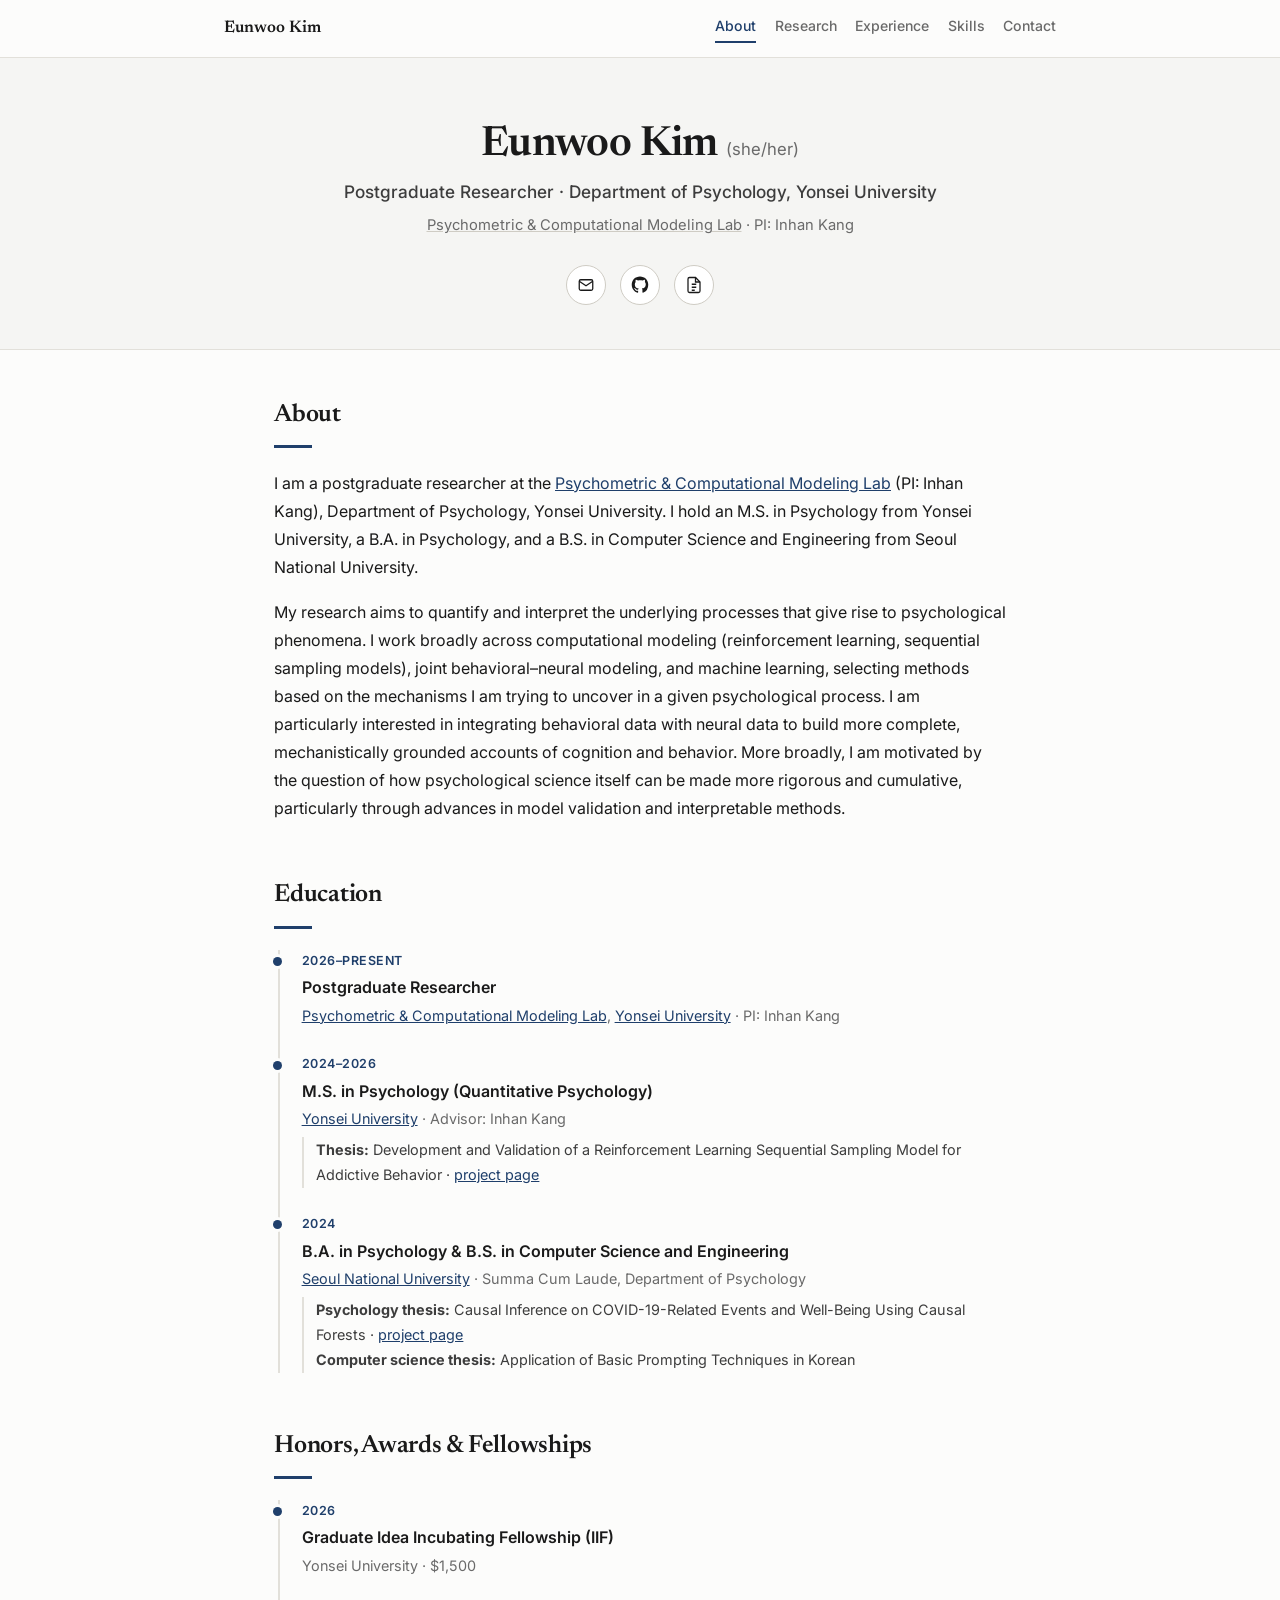
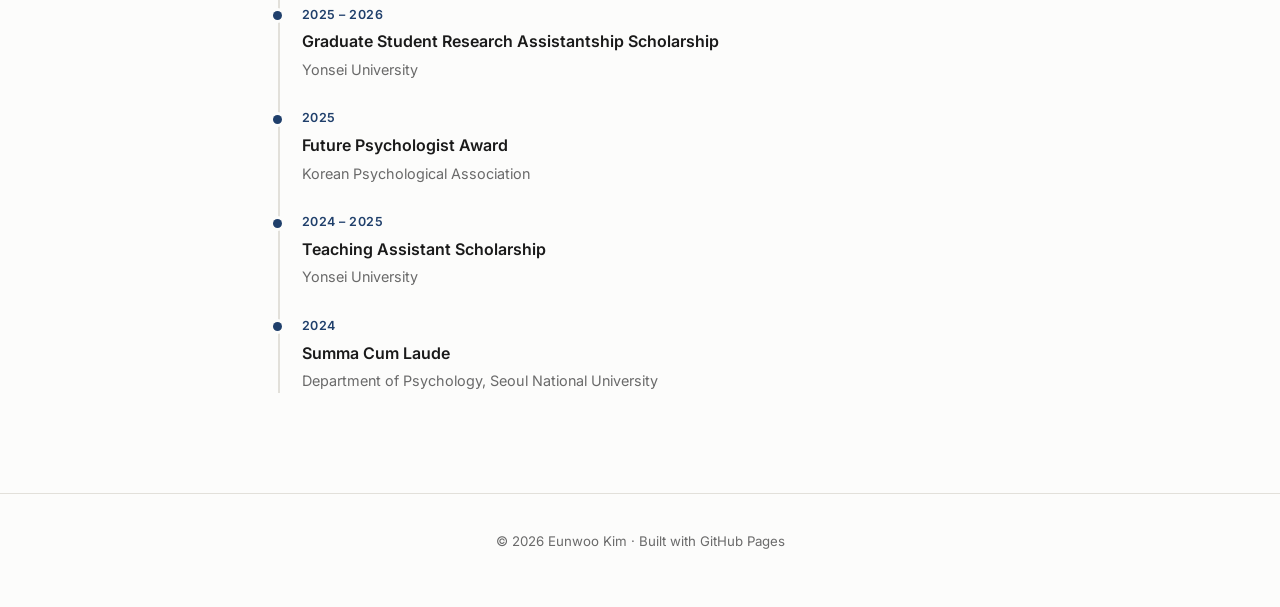
<file: index.html>
<!DOCTYPE html>
<html lang="en">
<head>
<meta charset="UTF-8">
<meta name="viewport" content="width=device-width, initial-scale=1.0">
<title>Eunwoo Kim</title>
<meta name="description" content="Eunwoo Kim — postgraduate researcher in quantitative psychology at Yonsei University. Cognitive modeling, joint behavioral–neural modeling, and interpretable machine learning.">
<link rel="preconnect" href="https://fonts.googleapis.com">
<link rel="preconnect" href="https://fonts.gstatic.com" crossorigin>
<link href="https://fonts.googleapis.com/css2?family=Newsreader:ital,wght@0,400;0,500;0,600;1,400&family=Inter:wght@400;500;600&display=swap" rel="stylesheet">
<link rel="stylesheet" href="style.css?v=13">
</head>
<body>

<div class="topbar">
  <div class="topbar-inner">
    <a class="brand" href="index.html">Eunwoo Kim</a>
    <nav>
      <a href="index.html" class="active">About</a>
      <a href="research.html">Research</a>
      <a href="experience.html">Experience</a>
      <a href="skills.html">Skills</a>
      <a href="contact.html">Contact</a>
    </nav>
  </div>
</div>

<header class="hero">
  <div class="hero-inner">
    <h1>Eunwoo Kim <span class="pronouns">(she/her)</span></h1>
    <p class="tagline">Postgraduate Researcher &middot; Department of Psychology, Yonsei University</p>
    <p class="tagline-sub">
      <a href="https://sites.google.com/view/qpsy" target="_blank" rel="noopener">Psychometric &amp; Computational Modeling Lab</a>
      &middot; PI: Inhan Kang
    </p>

    <ul class="icon-links">
      <li>
        <a href="mailto:eunwookim@yonsei.ac.kr" title="Email" aria-label="Email">
          <svg viewBox="0 0 24 24" fill="none" stroke="currentColor" stroke-width="1.7"><rect x="3" y="5" width="18" height="14" rx="2"/><path d="M3 7l9 6 9-6"/></svg>
        </a>
      </li>
      <li>
        <a href="https://github.com/nunu0112" target="_blank" rel="noopener" title="GitHub" aria-label="GitHub">
          <svg viewBox="0 0 24 24" fill="currentColor"><path d="M12 .5C5.73.5.98 5.24.98 11.52c0 5.02 3.26 9.28 7.78 10.78.57.1.78-.25.78-.55 0-.27-.01-1.16-.02-2.1-3.16.69-3.83-1.34-3.83-1.34-.52-1.31-1.26-1.66-1.26-1.66-1.03-.7.08-.69.08-.69 1.14.08 1.74 1.17 1.74 1.17 1.01 1.73 2.65 1.23 3.3.94.1-.73.4-1.23.72-1.51-2.52-.29-5.17-1.26-5.17-5.6 0-1.24.44-2.25 1.17-3.04-.12-.29-.51-1.46.11-3.04 0 0 .96-.31 3.15 1.16.91-.25 1.89-.38 2.86-.39.97 0 1.95.13 2.86.39 2.18-1.47 3.14-1.16 3.14-1.16.63 1.58.23 2.75.12 3.04.73.79 1.16 1.8 1.16 3.04 0 4.35-2.65 5.31-5.18 5.59.41.35.77 1.04.77 2.1 0 1.52-.01 2.74-.01 3.11 0 .3.2.66.79.55A11.53 11.53 0 0 0 23 11.52C23 5.24 18.27.5 12 .5Z"/></svg>
        </a>
      </li>
      <li>
        <a href="assets/CV_Eunwoo_Kim.pdf" target="_blank" rel="noopener" title="Curriculum Vitae (PDF)" aria-label="Curriculum Vitae (PDF)">
          <svg viewBox="0 0 24 24" fill="none" stroke="currentColor" stroke-width="1.7"><path d="M14 2H6a2 2 0 0 0-2 2v16a2 2 0 0 0 2 2h12a2 2 0 0 0 2-2V8z"/><path d="M14 2v6h6"/><path d="M9 15h6M9 11h6M9 19h4"/></svg>
        </a>
      </li>
    </ul>
  </div>
</header>

<main>

  <section id="about">
    <h2>About</h2>
    <p>
      I am a postgraduate researcher at the
      <a href="https://sites.google.com/view/qpsy" target="_blank" rel="noopener">Psychometric &amp;
      Computational Modeling Lab</a> (PI: Inhan Kang), Department of Psychology, Yonsei University.
      I hold an M.S. in Psychology from Yonsei University, a B.A. in Psychology, and a B.S. in
      Computer Science and Engineering from Seoul National University.
    </p>
    <p>
      My research aims to quantify and interpret the underlying processes that give rise to
      psychological phenomena. I work broadly across computational modeling (reinforcement
      learning, sequential sampling models), joint behavioral&ndash;neural modeling, and machine
      learning, selecting methods based on the mechanisms I am trying to uncover in a given
      psychological process. I am particularly interested in integrating behavioral data with
      neural data to build more complete, mechanistically grounded accounts of cognition and
      behavior. More broadly, I am motivated by the question of how psychological science itself
      can be made more rigorous and cumulative, particularly through advances in model validation
      and interpretable methods.
    </p>
  </section>

  <section id="education">
    <h2>Education</h2>
    <div class="timeline">
      <div class="timeline-item">
        <span class="timeline-date">2026&ndash;Present</span>
        <span class="timeline-text">
          <span class="timeline-role">Postgraduate Researcher</span>
          <span class="timeline-meta">
            <a href="https://sites.google.com/view/qpsy" target="_blank" rel="noopener">Psychometric &amp; Computational Modeling Lab</a>,
            <a href="https://www.usnews.com/education/best-global-universities/yonsei-university-503801" target="_blank" rel="noopener">Yonsei University</a>
            &middot; PI: Inhan Kang
          </span>
        </span>
      </div>
      <div class="timeline-item">
        <span class="timeline-date">2024&ndash;2026</span>
        <span class="timeline-text">
          <span class="timeline-role">M.S. in Psychology (Quantitative Psychology)</span>
          <span class="timeline-meta">
            <a href="https://www.usnews.com/education/best-global-universities/yonsei-university-503801" target="_blank" rel="noopener">Yonsei University</a>
            &middot; Advisor: Inhan Kang
          </span>
          <span class="timeline-thesis">
            <strong>Thesis:</strong> Development and Validation of a Reinforcement Learning
            Sequential Sampling Model for Addictive Behavior
            &middot; <a href="research-rlssm.html">project page</a>
          </span>
        </span>
      </div>
      <div class="timeline-item">
        <span class="timeline-date">2024</span>
        <span class="timeline-text">
          <span class="timeline-role">B.A. in Psychology &amp; B.S. in Computer Science and Engineering</span>
          <span class="timeline-meta">
            <a href="https://www.usnews.com/education/best-global-universities/seoul-national-university-503456" target="_blank" rel="noopener">Seoul National University</a>
            &middot; Summa Cum Laude, Department of Psychology
          </span>
          <span class="timeline-thesis">
            <strong>Psychology thesis:</strong> Causal Inference on COVID-19-Related Events and
            Well-Being Using Causal Forests
            &middot; <a href="research-grf.html">project page</a><br>
            <strong>Computer science thesis:</strong> Application of Basic Prompting Techniques in Korean
          </span>
        </span>
      </div>
    </div>
  </section>

  <section id="honors">
    <h2>Honors, Awards &amp; Fellowships</h2>
    <div class="timeline">
      <div class="timeline-item">
        <span class="timeline-date">2026</span>
        <span class="timeline-text">
          <span class="timeline-role">Graduate Idea Incubating Fellowship (IIF)</span>
          <span class="timeline-meta">Yonsei University &middot; $1,500</span>
        </span>
      </div>
      <div class="timeline-item">
        <span class="timeline-date">2025 &ndash; 2026</span>
        <span class="timeline-text">
          <span class="timeline-role">Graduate Student Research Assistantship Scholarship</span>
          <span class="timeline-meta">Yonsei University</span>
        </span>
      </div>
      <div class="timeline-item">
        <span class="timeline-date">2025</span>
        <span class="timeline-text">
          <span class="timeline-role">Future Psychologist Award</span>
          <span class="timeline-meta">Korean Psychological Association</span>
        </span>
      </div>
      <div class="timeline-item">
        <span class="timeline-date">2024 &ndash; 2025</span>
        <span class="timeline-text">
          <span class="timeline-role">Teaching Assistant Scholarship</span>
          <span class="timeline-meta">Yonsei University</span>
        </span>
      </div>
      <div class="timeline-item">
        <span class="timeline-date">2024</span>
        <span class="timeline-text">
          <span class="timeline-role">Summa Cum Laude</span>
          <span class="timeline-meta">Department of Psychology, Seoul National University</span>
        </span>
      </div>
    </div>
  </section>

</main>

<footer>
  <p>&copy; 2026 Eunwoo Kim &middot; Built with GitHub Pages</p>
</footer>

</body>
</html>
</file>
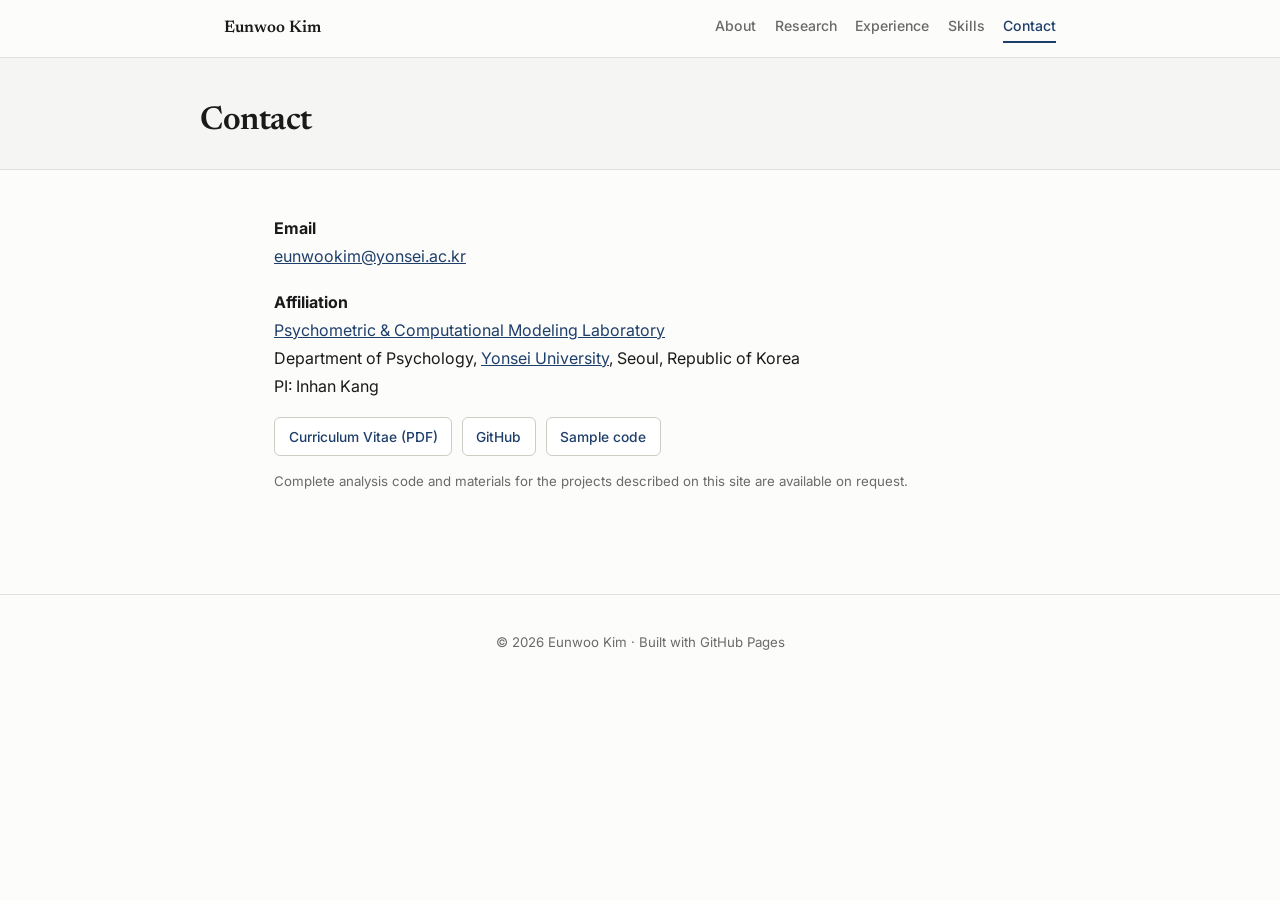
<file: contact.html>
<!DOCTYPE html>
<html lang="en">
<head>
<meta charset="UTF-8">
<meta name="viewport" content="width=device-width, initial-scale=1.0">
<title>Contact &middot; Eunwoo Kim</title>
<meta name="description" content="Contact details and curriculum vitae for Eunwoo Kim, postgraduate researcher in quantitative psychology at Yonsei University.">
<link rel="preconnect" href="https://fonts.googleapis.com">
<link rel="preconnect" href="https://fonts.gstatic.com" crossorigin>
<link href="https://fonts.googleapis.com/css2?family=Newsreader:ital,wght@0,400;0,500;0,600;1,400&family=Inter:wght@400;500;600&display=swap" rel="stylesheet">
<link rel="stylesheet" href="style.css?v=13">
</head>
<body>

<div class="topbar">
  <div class="topbar-inner">
    <a class="brand" href="index.html">Eunwoo Kim</a>
    <nav>
      <a href="index.html">About</a>
      <a href="research.html">Research</a>
      <a href="experience.html">Experience</a>
      <a href="skills.html">Skills</a>
      <a href="contact.html" class="active">Contact</a>
    </nav>
  </div>
</div>

<header class="page-header">
  <div class="page-header-inner">
    <h1>Contact</h1>
  </div>
</header>

<main>

  <section id="contact">
    <p>
      <strong>Email</strong><br>
      <a href="mailto:eunwookim@yonsei.ac.kr">eunwookim@yonsei.ac.kr</a>
    </p>
    <p>
      <strong>Affiliation</strong><br>
      <a href="https://sites.google.com/view/qpsy" target="_blank" rel="noopener">Psychometric &amp; Computational Modeling Laboratory</a><br>
      Department of Psychology,
      <a href="https://www.usnews.com/education/best-global-universities/yonsei-university-503801" target="_blank" rel="noopener">Yonsei University</a>,
      Seoul, Republic of Korea<br>
      PI: Inhan Kang
    </p>

    <div class="link-row">
      <a class="btn-link" href="assets/CV_Eunwoo_Kim.pdf" target="_blank" rel="noopener">Curriculum Vitae (PDF)</a>
      <a class="btn-link" href="https://github.com/nunu0112" target="_blank" rel="noopener">GitHub</a>
      <a class="btn-link" href="skills.html#code">Sample code</a>
    </div>

    <p class="code-caption">
      Complete analysis code and materials for the projects described on this site are available on
      request.
    </p>
  </section>

</main>

<footer>
  <p>&copy; 2026 Eunwoo Kim &middot; Built with GitHub Pages</p>
</footer>

</body>
</html>
</file>
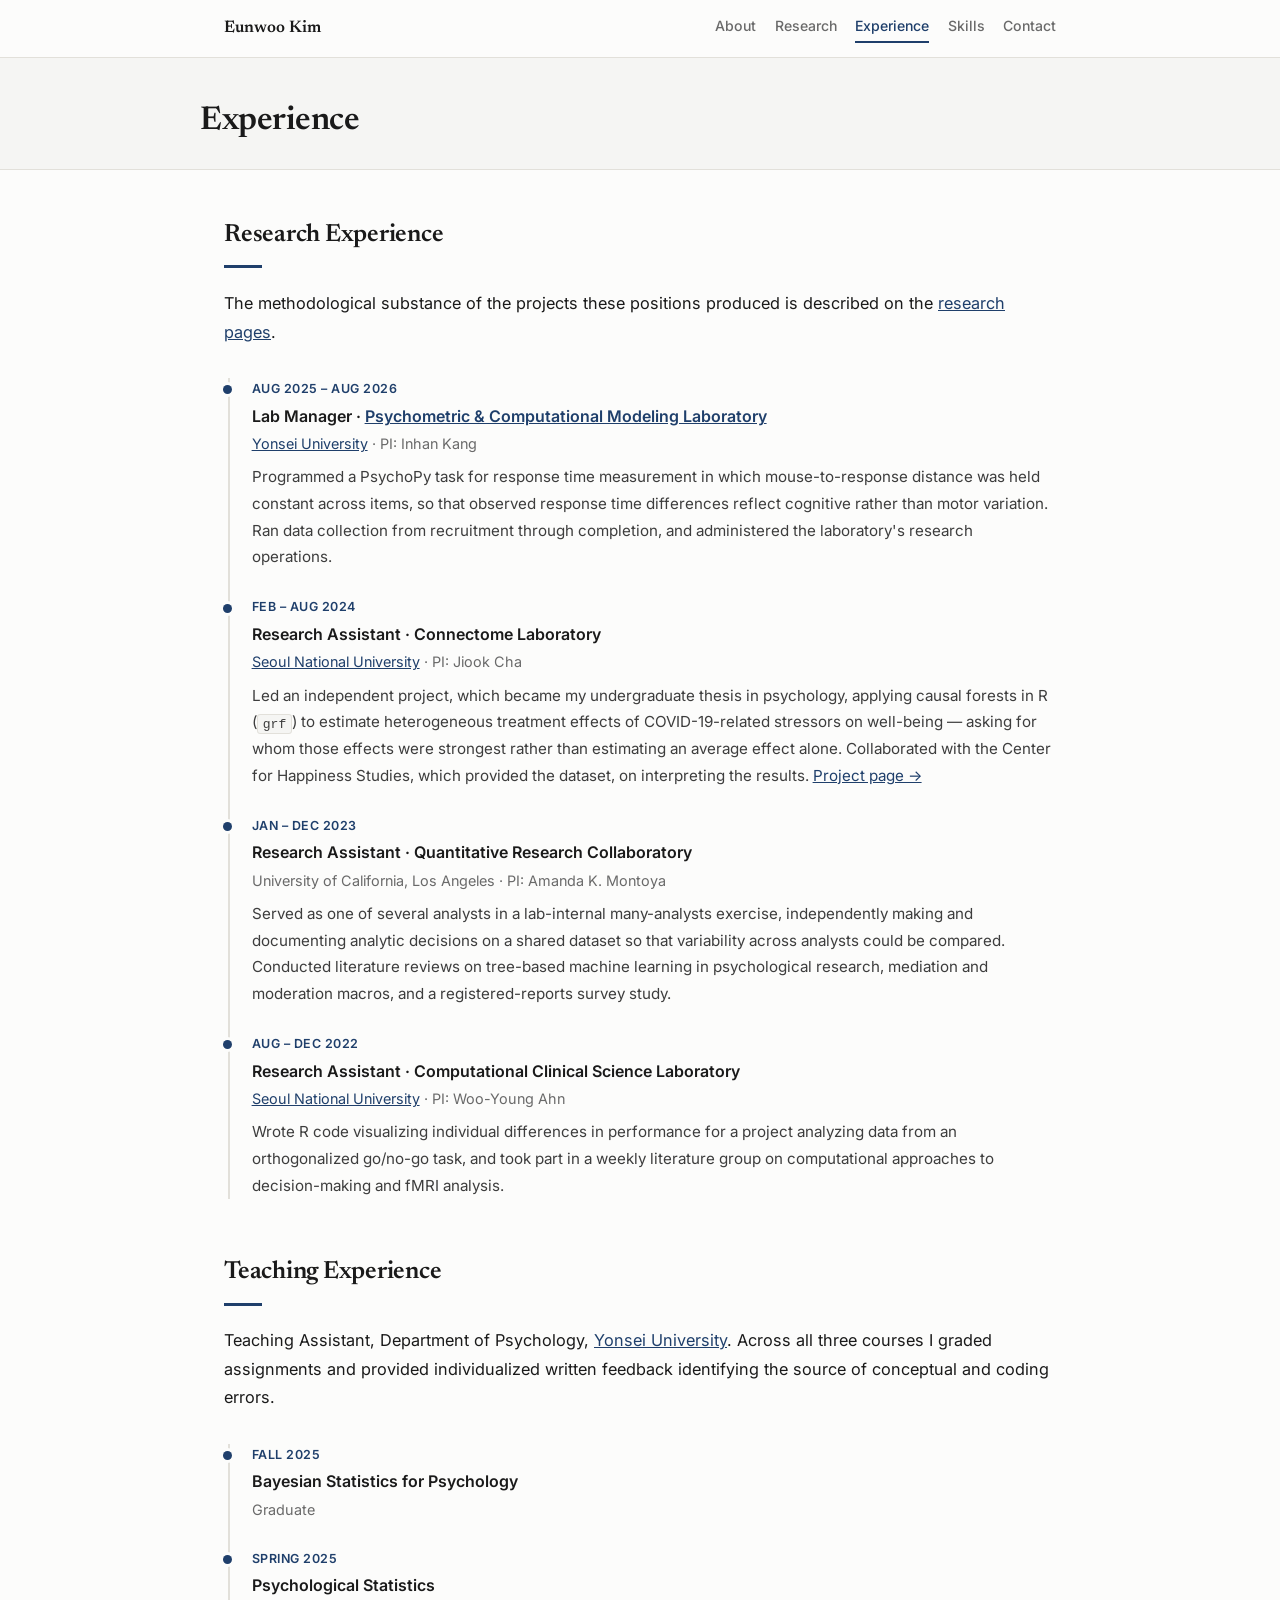
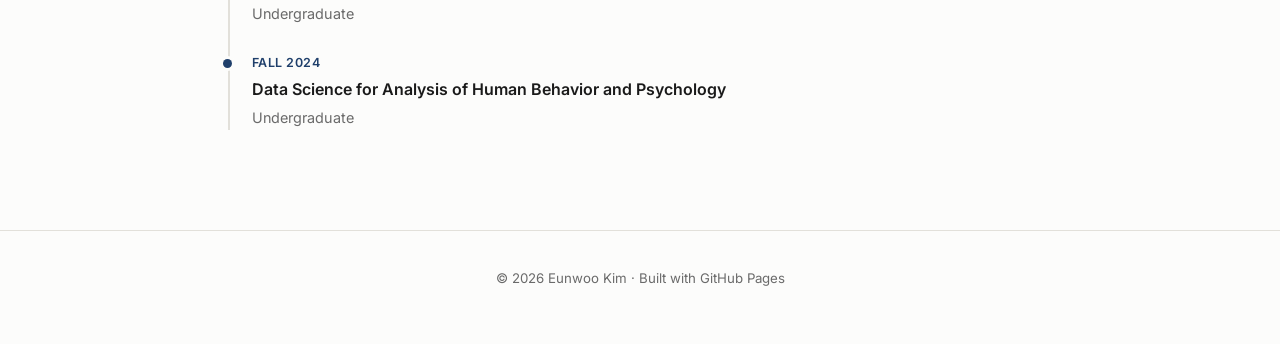
<file: experience.html>
<!DOCTYPE html>
<html lang="en">
<head>
<meta charset="UTF-8">
<meta name="viewport" content="width=device-width, initial-scale=1.0">
<title>Experience &middot; Eunwoo Kim</title>
<meta name="description" content="Research and teaching experience of Eunwoo Kim: lab management, research assistantships at Yonsei, Seoul National University, and UCLA, and teaching assistantships in statistics and data science.">
<link rel="preconnect" href="https://fonts.googleapis.com">
<link rel="preconnect" href="https://fonts.gstatic.com" crossorigin>
<link href="https://fonts.googleapis.com/css2?family=Newsreader:ital,wght@0,400;0,500;0,600;1,400&family=Inter:wght@400;500;600&display=swap" rel="stylesheet">
<link rel="stylesheet" href="style.css?v=13">
</head>
<body>

<div class="topbar">
  <div class="topbar-inner">
    <a class="brand" href="index.html">Eunwoo Kim</a>
    <nav>
      <a href="index.html">About</a>
      <a href="research.html">Research</a>
      <a href="experience.html" class="active">Experience</a>
      <a href="skills.html">Skills</a>
      <a href="contact.html">Contact</a>
    </nav>
  </div>
</div>

<header class="page-header">
  <div class="page-header-inner">
    <h1>Experience</h1>
  </div>
</header>

<main class="wide">

  <section id="research-experience">
    <h2>Research Experience</h2>
    <p class="section-intro">
      The methodological substance of the projects these positions produced is described on the
      <a href="research.html">research pages</a>.
    </p>

    <div class="timeline">
      <div class="timeline-item">
        <span class="timeline-date">Aug 2025 &ndash; Aug 2026</span>
        <span class="timeline-text">
          <span class="timeline-role">Lab Manager &middot;
            <a href="https://sites.google.com/view/qpsy" target="_blank" rel="noopener">Psychometric &amp; Computational Modeling Laboratory</a></span>
          <span class="timeline-meta">
            <a href="https://www.usnews.com/education/best-global-universities/yonsei-university-503801" target="_blank" rel="noopener">Yonsei University</a>
            &middot; PI: Inhan Kang
          </span>
          <p>
            Programmed a PsychoPy task for response time measurement in which mouse-to-response
            distance was held constant across items, so that observed response time differences
            reflect cognitive rather than motor variation. Ran data collection from recruitment
            through completion, and administered the laboratory's research operations.
          </p>
        </span>
      </div>

      <div class="timeline-item">
        <span class="timeline-date">Feb &ndash; Aug 2024</span>
        <span class="timeline-text">
          <span class="timeline-role">Research Assistant &middot; Connectome Laboratory</span>
          <span class="timeline-meta">
            <a href="https://www.usnews.com/education/best-global-universities/seoul-national-university-503456" target="_blank" rel="noopener">Seoul National University</a>
            &middot; PI: Jiook Cha
          </span>
          <p>
            Led an independent project, which became my undergraduate thesis in psychology, applying
            causal forests in R (<code>grf</code>) to estimate heterogeneous treatment effects of
            COVID-19-related stressors on well-being &mdash; asking for whom those effects were
            strongest rather than estimating an average effect alone. Collaborated with the Center
            for Happiness Studies, which provided the dataset, on interpreting the results.
            <a href="research-grf.html">Project page &rarr;</a>
          </p>
        </span>
      </div>

      <div class="timeline-item">
        <span class="timeline-date">Jan &ndash; Dec 2023</span>
        <span class="timeline-text">
          <span class="timeline-role">Research Assistant &middot; Quantitative Research Collaboratory</span>
          <span class="timeline-meta">University of California, Los Angeles &middot; PI: Amanda K. Montoya</span>
          <p>
            Served as one of several analysts in a lab-internal many-analysts exercise,
            independently making and documenting analytic decisions on a shared dataset so that
            variability across analysts could be compared. Conducted literature reviews on
            tree-based machine learning in psychological research, mediation and moderation macros,
            and a registered-reports survey study.
          </p>
        </span>
      </div>

      <div class="timeline-item">
        <span class="timeline-date">Aug &ndash; Dec 2022</span>
        <span class="timeline-text">
          <span class="timeline-role">Research Assistant &middot; Computational Clinical Science Laboratory</span>
          <span class="timeline-meta">
            <a href="https://www.usnews.com/education/best-global-universities/seoul-national-university-503456" target="_blank" rel="noopener">Seoul National University</a>
            &middot; PI: Woo-Young Ahn
          </span>
          <p>
            Wrote R code visualizing individual differences in performance for a project analyzing
            data from an orthogonalized go/no-go task, and took part in a weekly literature group on
            computational approaches to decision-making and fMRI analysis.
          </p>
        </span>
      </div>
    </div>
  </section>

  <section id="teaching">
    <h2>Teaching Experience</h2>
    <p class="section-intro">
      Teaching Assistant, Department of Psychology,
      <a href="https://www.usnews.com/education/best-global-universities/yonsei-university-503801" target="_blank" rel="noopener">Yonsei University</a>.
      Across all three courses I graded assignments and provided individualized written feedback
      identifying the source of conceptual and coding errors.
    </p>
    <div class="timeline">
      <div class="timeline-item">
        <span class="timeline-date">Fall 2025</span>
        <span class="timeline-text">
          <span class="timeline-role">Bayesian Statistics for Psychology</span>
          <span class="timeline-meta">Graduate</span>
        </span>
      </div>
      <div class="timeline-item">
        <span class="timeline-date">Spring 2025</span>
        <span class="timeline-text">
          <span class="timeline-role">Psychological Statistics</span>
          <span class="timeline-meta">Undergraduate</span>
        </span>
      </div>
      <div class="timeline-item">
        <span class="timeline-date">Fall 2024</span>
        <span class="timeline-text">
          <span class="timeline-role">Data Science for Analysis of Human Behavior and Psychology</span>
          <span class="timeline-meta">Undergraduate</span>
        </span>
      </div>
    </div>
  </section>

</main>

<footer>
  <p>&copy; 2026 Eunwoo Kim &middot; Built with GitHub Pages</p>
</footer>

</body>
</html>
</file>
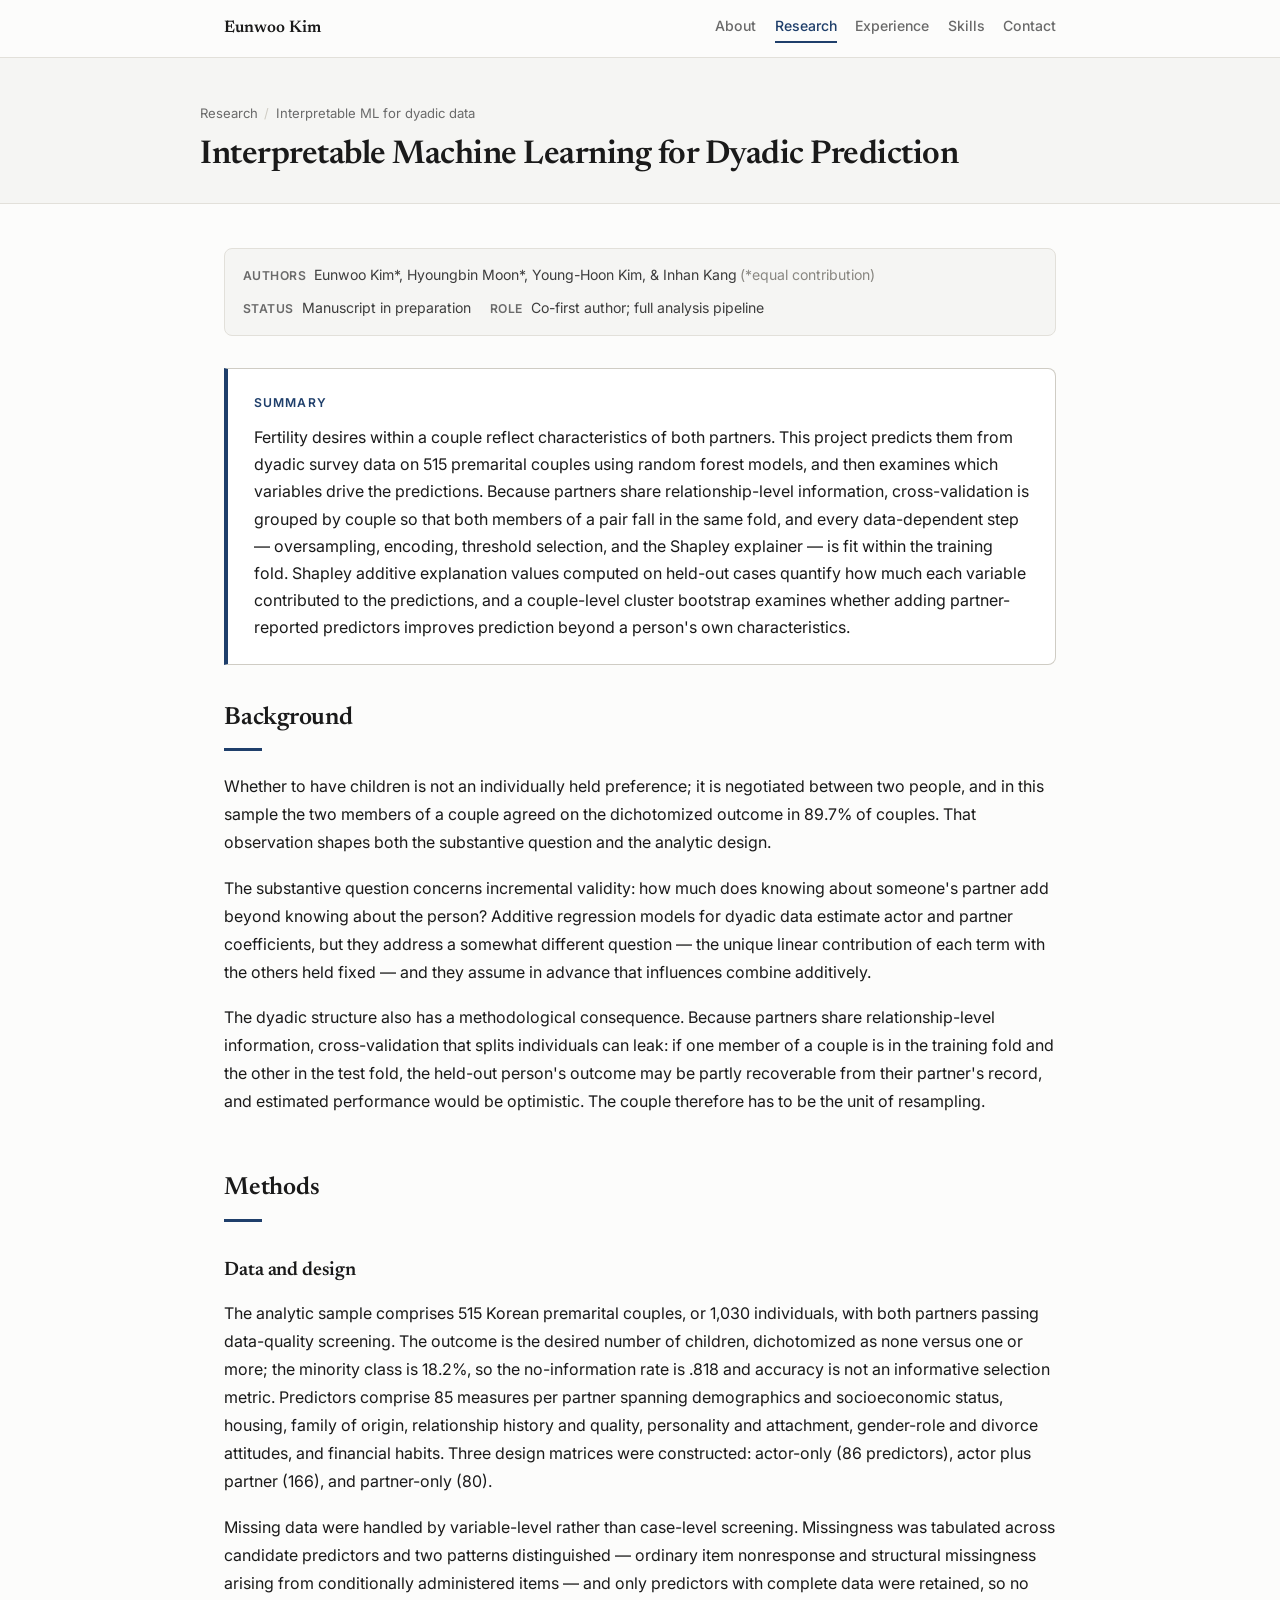
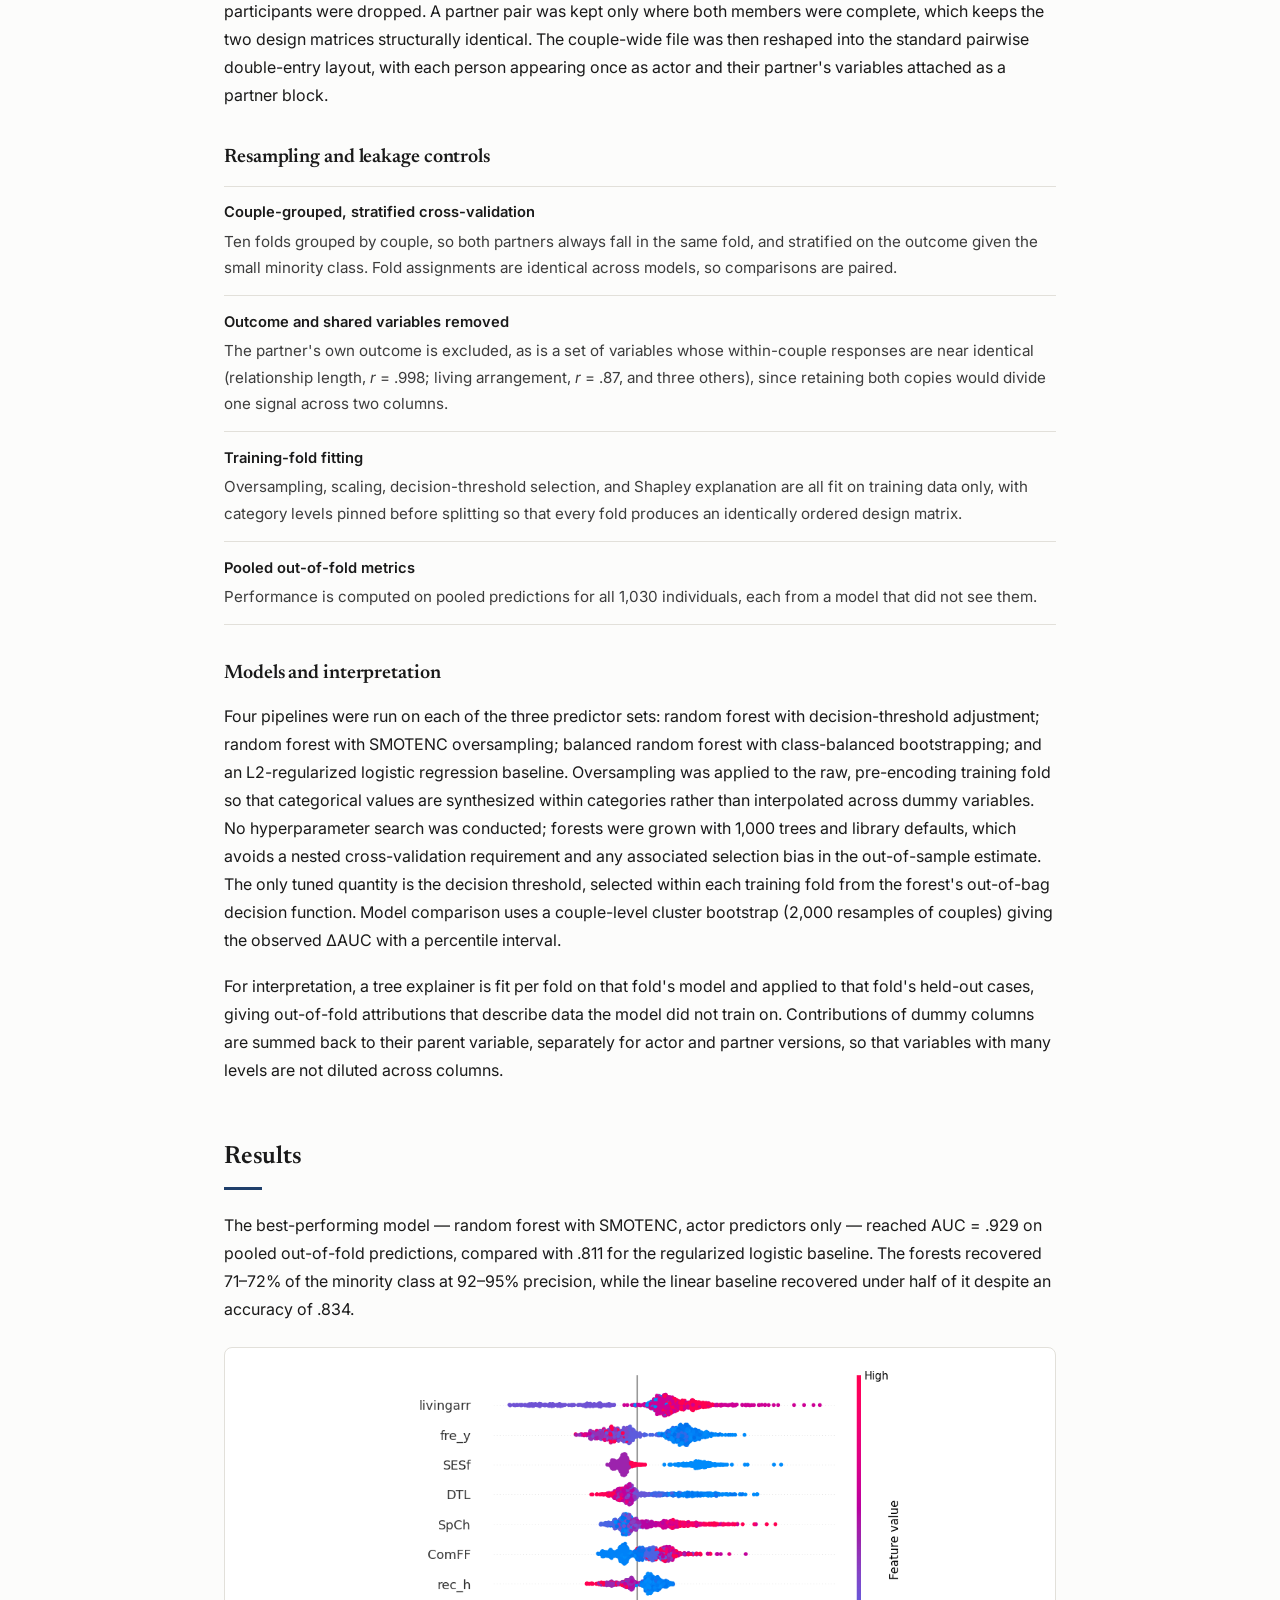
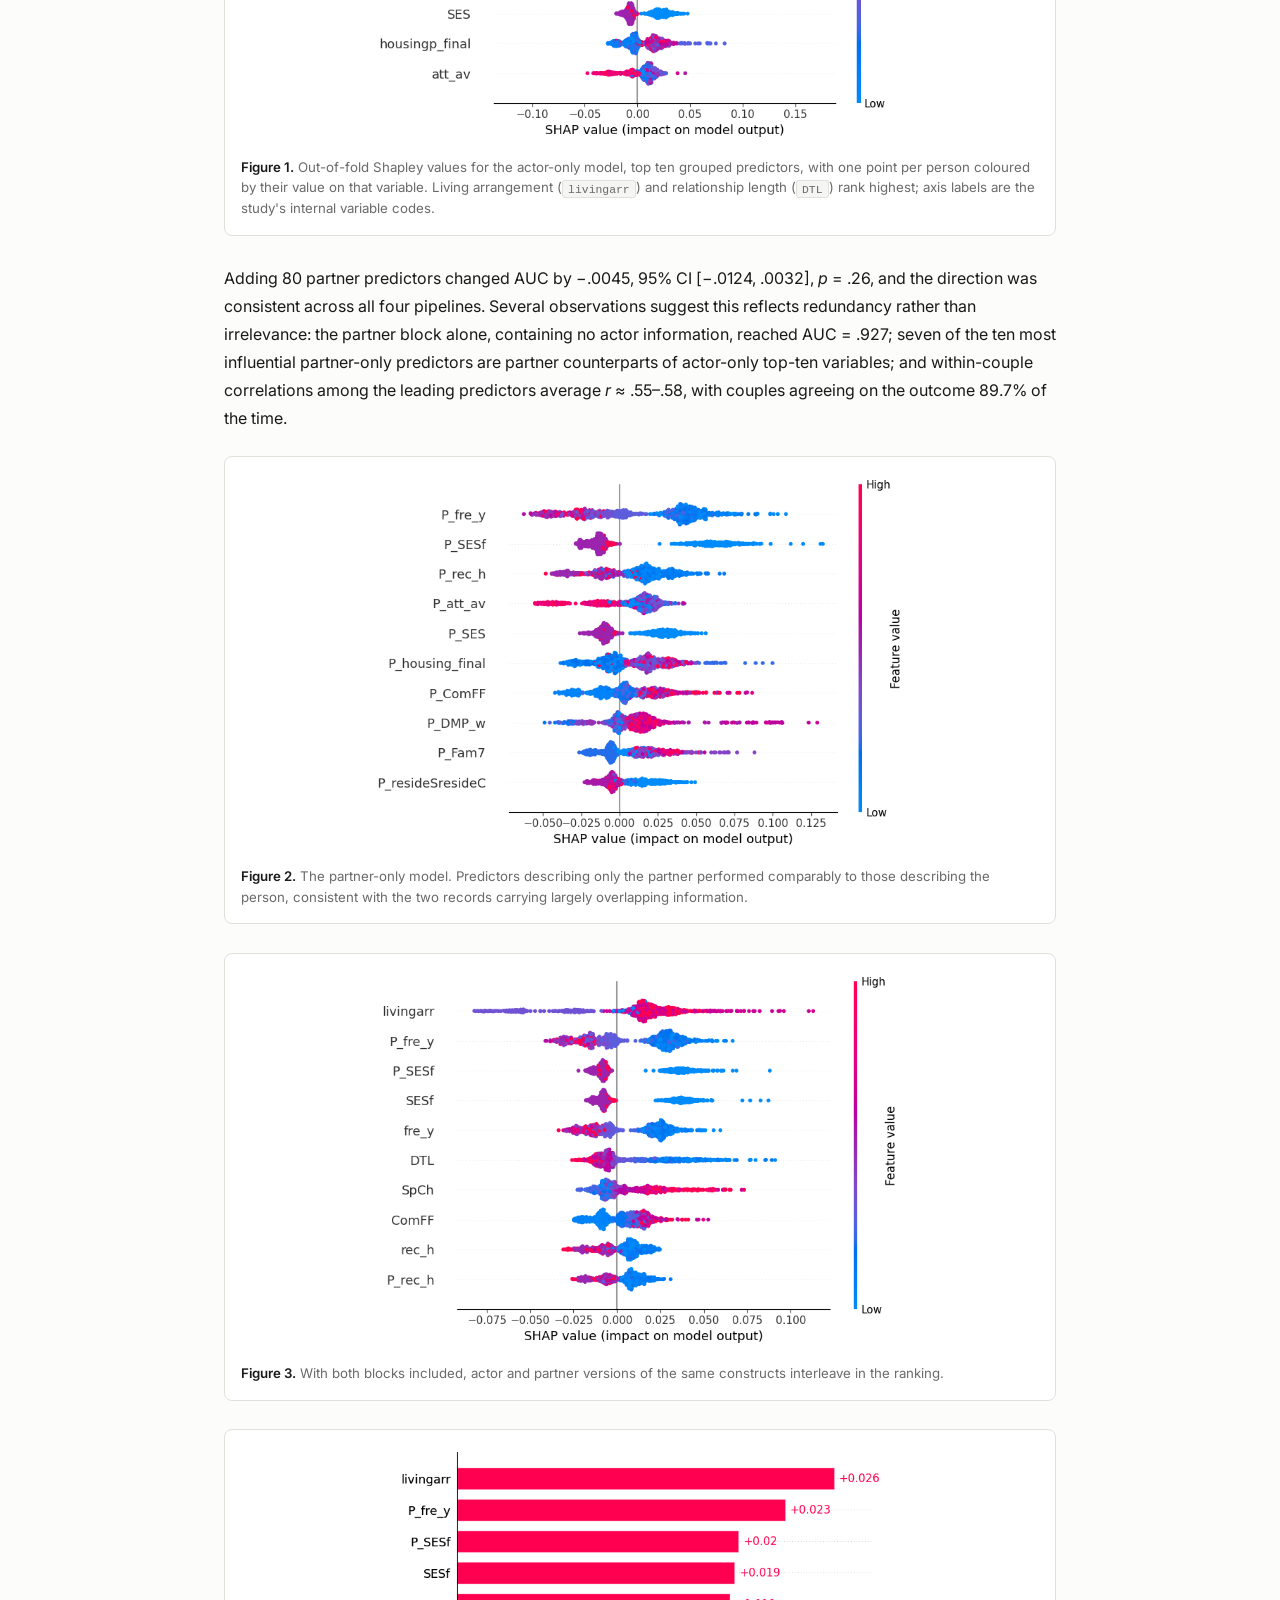
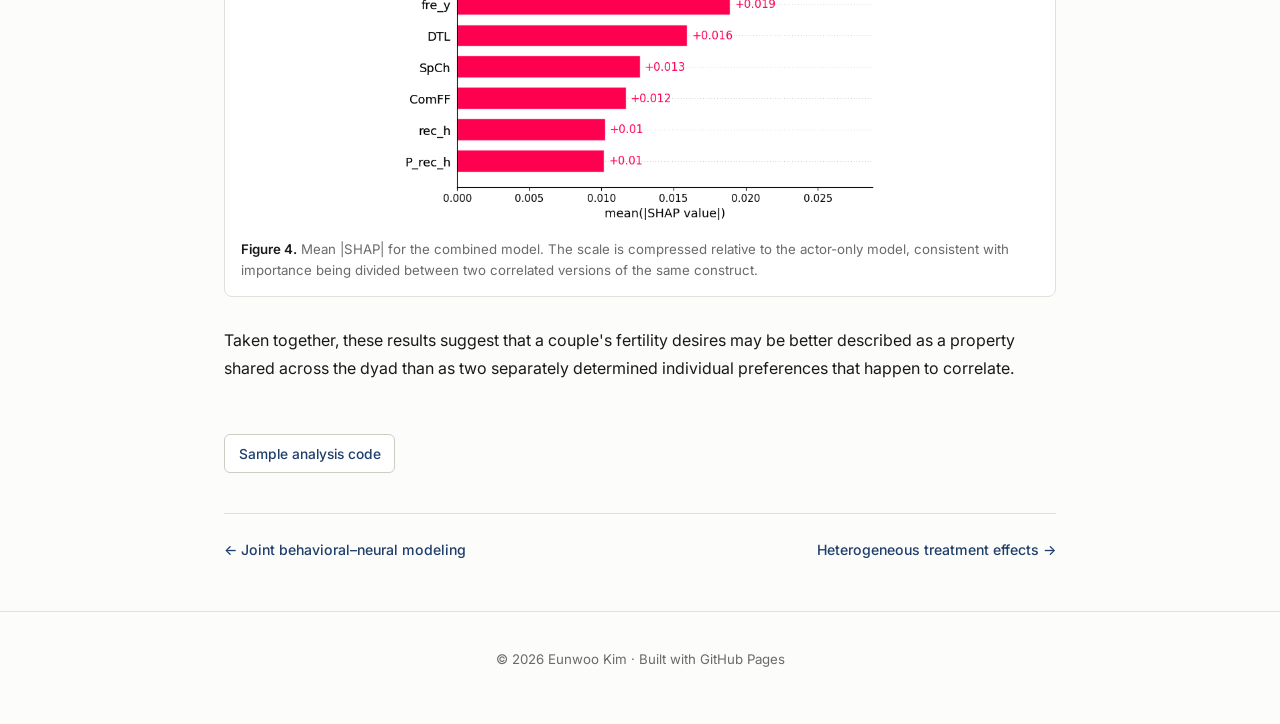
<file: research-fertility.html>
<!DOCTYPE html>
<html lang="en">
<head>
<meta charset="UTF-8">
<meta name="viewport" content="width=device-width, initial-scale=1.0">
<title>Interpretable ML for Dyadic Prediction &middot; Eunwoo Kim</title>
<meta name="description" content="Couple-grouped cross-validation and out-of-fold SHAP attribution applied to fertility desires in premarital couples.">
<link rel="preconnect" href="https://fonts.googleapis.com">
<link rel="preconnect" href="https://fonts.gstatic.com" crossorigin>
<link href="https://fonts.googleapis.com/css2?family=Newsreader:ital,wght@0,400;0,500;0,600;1,400&family=Inter:wght@400;500;600&display=swap" rel="stylesheet">
<link rel="stylesheet" href="style.css?v=13">
</head>
<body>

<div class="topbar">
  <div class="topbar-inner">
    <a class="brand" href="index.html">Eunwoo Kim</a>
    <nav>
      <a href="index.html">About</a>
      <a href="research.html" class="active">Research</a>
      <a href="experience.html">Experience</a>
      <a href="skills.html">Skills</a>
      <a href="contact.html">Contact</a>
    </nav>
  </div>
</div>

<header class="page-header">
  <div class="page-header-inner">
    <p class="breadcrumb"><a href="research.html">Research</a><span>/</span>Interpretable ML for dyadic data</p>
    <h1>Interpretable Machine Learning for Dyadic Prediction</h1>
  </div>
</header>

<main class="wide">

  <div class="study-meta">
    <div><span class="meta-label">Authors</span> Eunwoo Kim*, Hyoungbin Moon*, Young-Hoon Kim, &amp; Inhan Kang <span style="color:#898781">(*equal contribution)</span></div>
    <div><span class="meta-label">Status</span> Manuscript in preparation</div>
    <div><span class="meta-label">Role</span> Co-first author; full analysis pipeline</div>
  </div>

  <section class="abstract">
    <h2>Summary</h2>
    <p>
      Fertility desires within a couple reflect characteristics of both partners. This project
      predicts them from dyadic survey data on 515 premarital couples using random forest models,
      and then examines which variables drive the predictions. Because partners share
      relationship-level information, cross-validation is grouped by couple so that both members of
      a pair fall in the same fold, and every data-dependent step &mdash; oversampling, encoding,
      threshold selection, and the Shapley explainer &mdash; is fit within the training fold.
      Shapley additive explanation values computed on held-out cases quantify how much each variable
      contributed to the predictions, and a couple-level cluster bootstrap examines whether adding
      partner-reported predictors improves prediction beyond a person's own characteristics.
    </p>
  </section>

  <section>
    <h2>Background</h2>
    <p>
      Whether to have children is not an individually held preference; it is negotiated between two
      people, and in this sample the two members of a couple agreed on the dichotomized outcome in
      89.7% of couples. That observation shapes both the substantive question and the analytic
      design.
    </p>
    <p>
      The substantive question concerns incremental validity: how much does knowing about someone's
      partner add beyond knowing about the person? Additive regression models for dyadic data
      estimate actor and partner coefficients, but they address a somewhat different question &mdash;
      the unique linear contribution of each term with the others held fixed &mdash; and they assume
      in advance that influences combine additively.
    </p>
    <p>
      The dyadic structure also has a methodological consequence. Because partners share
      relationship-level information, cross-validation that splits individuals can leak: if one
      member of a couple is in the training fold and the other in the test fold, the held-out
      person's outcome may be partly recoverable from their partner's record, and estimated
      performance would be optimistic. The couple therefore has to be the unit of resampling.
    </p>
  </section>

  <section>
    <h2>Methods</h2>

    <h3>Data and design</h3>
    <p>
      The analytic sample comprises 515 Korean premarital couples, or 1,030 individuals, with both
      partners passing data-quality screening. The outcome is the desired number of children,
      dichotomized as none versus one or more; the minority class is 18.2%, so the no-information
      rate is .818 and accuracy is not an informative selection metric. Predictors comprise 85
      measures per partner spanning demographics and socioeconomic status, housing, family of
      origin, relationship history and quality, personality and attachment, gender-role and divorce
      attitudes, and financial habits. Three design matrices were constructed: actor-only (86
      predictors), actor plus partner (166), and partner-only (80).
    </p>
    <p>
      Missing data were handled by variable-level rather than case-level screening. Missingness was
      tabulated across candidate predictors and two patterns distinguished &mdash; ordinary item
      nonresponse and structural missingness arising from conditionally administered items &mdash;
      and only predictors with complete data were retained, so no participants were dropped. A
      partner pair was kept only where both members were complete, which keeps the two design
      matrices structurally identical. The couple-wide file was then reshaped into the standard
      pairwise double-entry layout, with each person appearing once as actor and their partner's
      variables attached as a partner block.
    </p>

    <h3>Resampling and leakage controls</h3>
    <ul class="method-list">
      <li><span class="m-label">Couple-grouped, stratified cross-validation</span> Ten folds grouped
        by couple, so both partners always fall in the same fold, and stratified on the outcome
        given the small minority class. Fold assignments are identical across models, so comparisons
        are paired.</li>
      <li><span class="m-label">Outcome and shared variables removed</span> The partner's own
        outcome is excluded, as is a set of variables whose within-couple responses are near
        identical (relationship length, <em>r</em> = .998; living arrangement, <em>r</em> = .87, and
        three others), since retaining both copies would divide one signal across two columns.</li>
      <li><span class="m-label">Training-fold fitting</span> Oversampling, scaling, decision-threshold
        selection, and Shapley explanation are all fit on training data only, with category levels
        pinned before splitting so that every fold produces an identically ordered design matrix.</li>
      <li><span class="m-label">Pooled out-of-fold metrics</span> Performance is computed on pooled
        predictions for all 1,030 individuals, each from a model that did not see them.</li>
    </ul>

    <h3>Models and interpretation</h3>
    <p>
      Four pipelines were run on each of the three predictor sets: random forest with
      decision-threshold adjustment; random forest with SMOTENC oversampling; balanced random forest
      with class-balanced bootstrapping; and an L2-regularized logistic regression baseline.
      Oversampling was applied to the raw, pre-encoding training fold so that categorical values are
      synthesized within categories rather than interpolated across dummy variables. No
      hyperparameter search was conducted; forests were grown with 1,000 trees and library defaults,
      which avoids a nested cross-validation requirement and any associated selection bias in the
      out-of-sample estimate. The only tuned quantity is the decision threshold, selected within each
      training fold from the forest's out-of-bag decision function. Model comparison uses a
      couple-level cluster bootstrap (2,000 resamples of couples) giving the observed &Delta;AUC with
      a percentile interval.
    </p>
    <p>
      For interpretation, a tree explainer is fit per fold on that fold's model and applied to that
      fold's held-out cases, giving out-of-fold attributions that describe data the model did not
      train on. Contributions of dummy columns are summed back to their parent variable, separately
      for actor and partner versions, so that variables with many levels are not diluted across
      columns.
    </p>
  </section>

  <section>
    <h2>Results</h2>
    <p>
      The best-performing model &mdash; random forest with SMOTENC, actor predictors only &mdash;
      reached AUC = .929 on pooled out-of-fold predictions, compared with .811 for the regularized
      logistic baseline. The forests recovered 71&ndash;72% of the minority class at 92&ndash;95%
      precision, while the linear baseline recovered under half of it despite an accuracy of .834.
    </p>

    <figure class="research-figure">
      <img src="assets/research/fert-actor-beeswarm.png" alt="SHAP beeswarm plot for the actor-only model showing the ten most influential grouped predictors, with one point per participant coloured by feature value.">
      <figcaption><span class="fig-label">Figure 1.</span> Out-of-fold Shapley values for the
        actor-only model, top ten grouped predictors, with one point per person coloured by their
        value on that variable. Living arrangement (<code>livingarr</code>) and relationship length
        (<code>DTL</code>) rank highest; axis labels are the study's internal variable codes.</figcaption>
    </figure>

    <p>
      Adding 80 partner predictors changed AUC by &minus;.0045, 95% CI [&minus;.0124, .0032],
      <em>p</em> = .26, and the direction was consistent across all four pipelines. Several
      observations suggest this reflects redundancy rather than irrelevance: the partner block alone,
      containing no actor information, reached AUC = .927; seven of the ten most influential
      partner-only predictors are partner counterparts of actor-only top-ten variables; and
      within-couple correlations among the leading predictors average <em>r</em> &asymp; .55&ndash;.58,
      with couples agreeing on the outcome 89.7% of the time.
    </p>

    <figure class="research-figure">
      <img src="assets/research/fert-partner-beeswarm.png" alt="SHAP beeswarm plot for the partner-only model, showing that partner-prefixed versions of the same constructs carry comparable predictive weight.">
      <figcaption><span class="fig-label">Figure 2.</span> The partner-only model. Predictors
        describing only the partner performed comparably to those describing the person, consistent
        with the two records carrying largely overlapping information.</figcaption>
    </figure>

    <figure class="research-figure">
      <img src="assets/research/fert-both-beeswarm.png" alt="SHAP beeswarm plot for the combined actor and partner model, showing actor and partner versions of the same constructs alternating in the ranking.">
      <figcaption><span class="fig-label">Figure 3.</span> With both blocks included, actor and
        partner versions of the same constructs interleave in the ranking.</figcaption>
    </figure>

    <figure class="research-figure">
      <img src="assets/research/fert-both-bar.png" alt="Bar chart of mean absolute SHAP value for the top ten predictors in the combined actor and partner model.">
      <figcaption><span class="fig-label">Figure 4.</span> Mean |SHAP| for the combined model. The
        scale is compressed relative to the actor-only model, consistent with importance being
        divided between two correlated versions of the same construct.</figcaption>
    </figure>

    <p>
      Taken together, these results suggest that a couple's fertility desires may be better
      described as a property shared across the dyad than as two separately determined individual
      preferences that happen to correlate.
    </p>
  </section>

  <div class="link-row">
    <a class="btn-link" href="skills.html#code">Sample analysis code</a>
  </div>

  <div class="page-nav">
    <a href="research-jointmodel.html">&larr; Joint behavioral&ndash;neural modeling</a>
    <a href="research-grf.html">Heterogeneous treatment effects &rarr;</a>
  </div>

</main>

<footer>
  <p>&copy; 2026 Eunwoo Kim &middot; Built with GitHub Pages</p>
</footer>

</body>
</html>
</file>
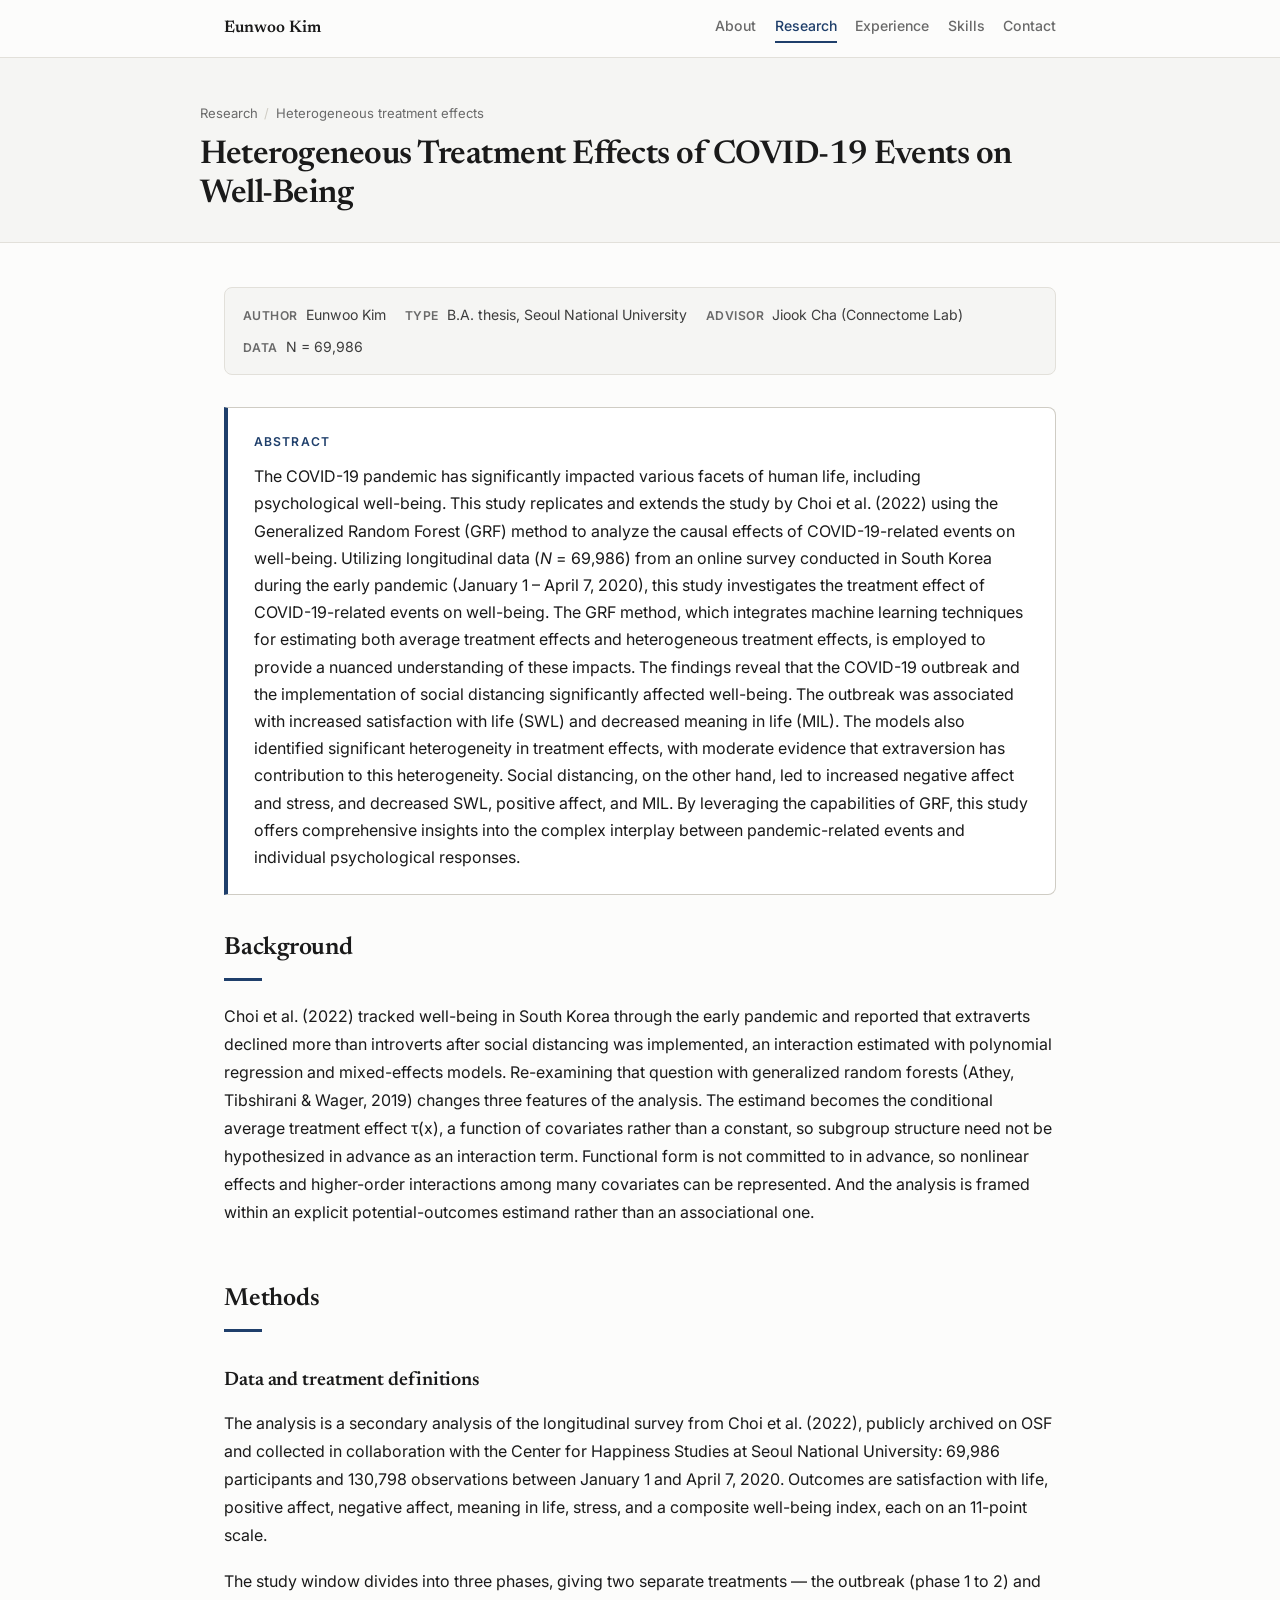
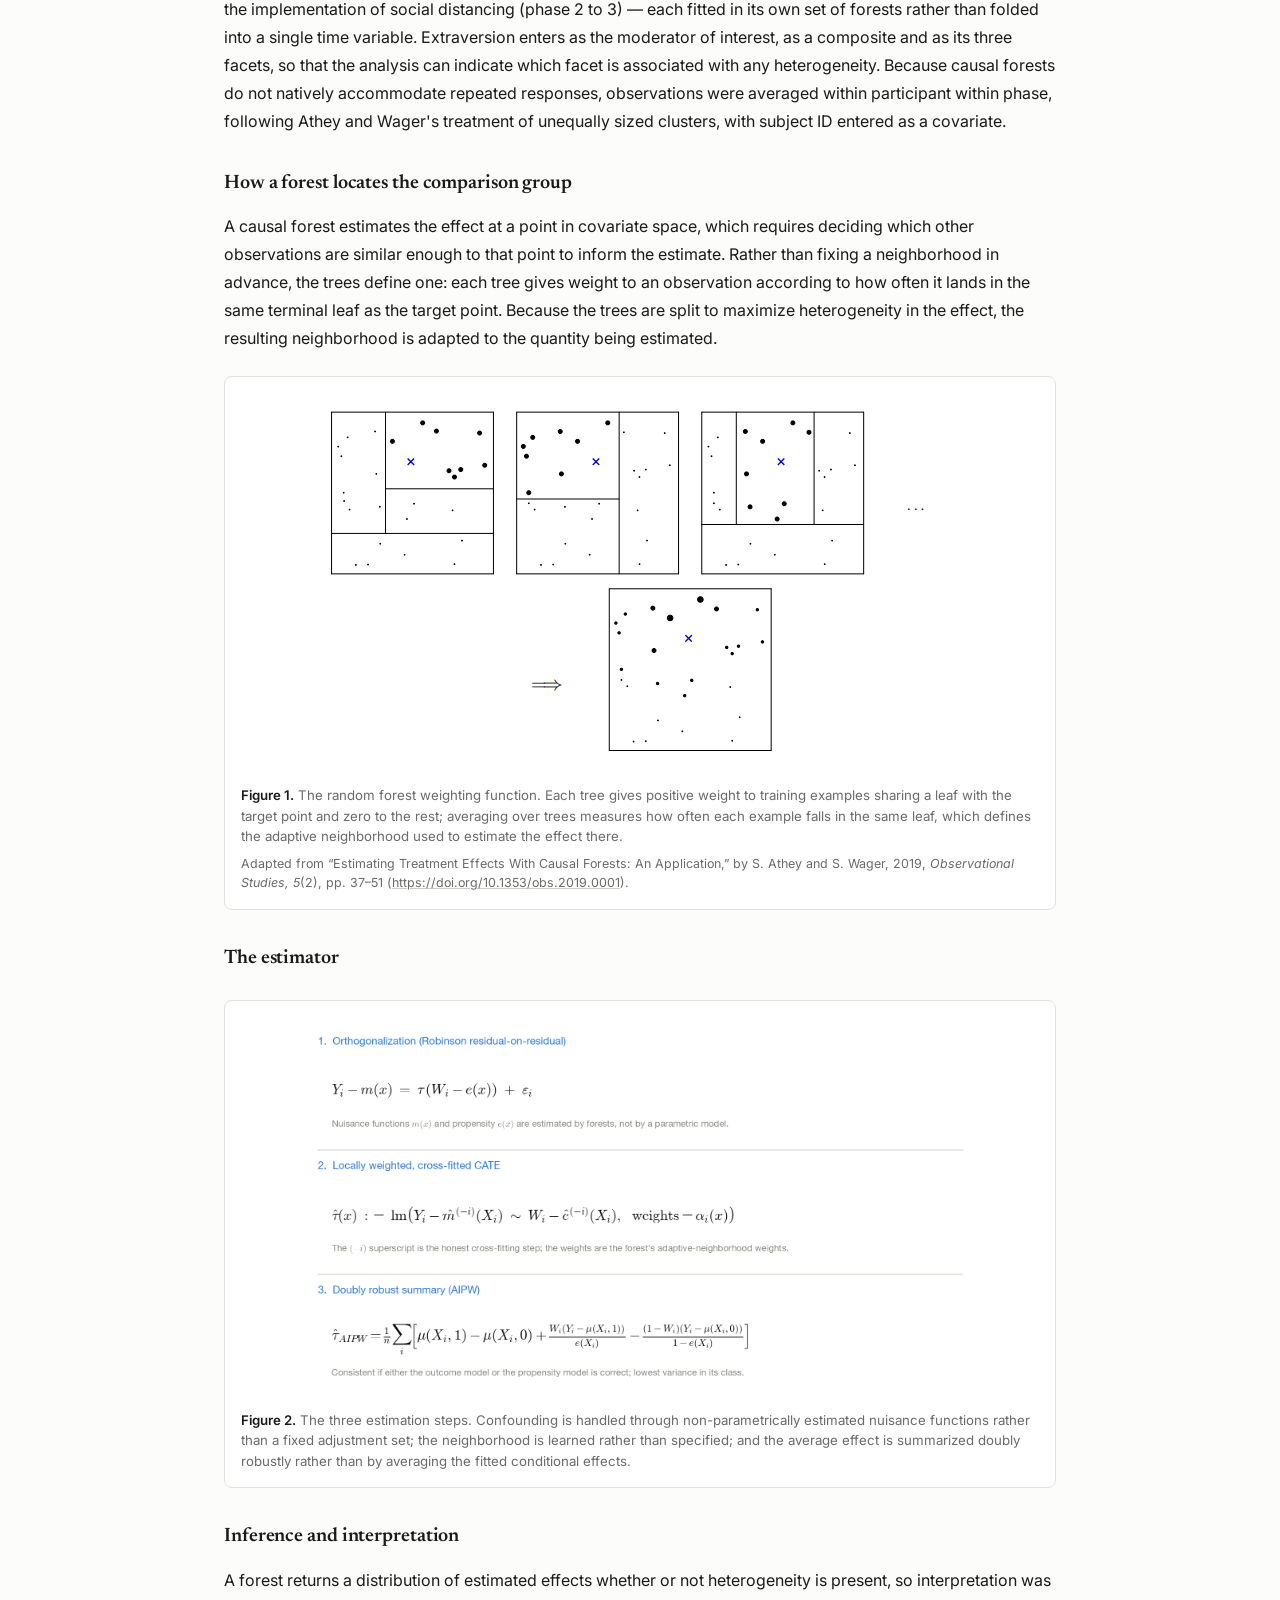
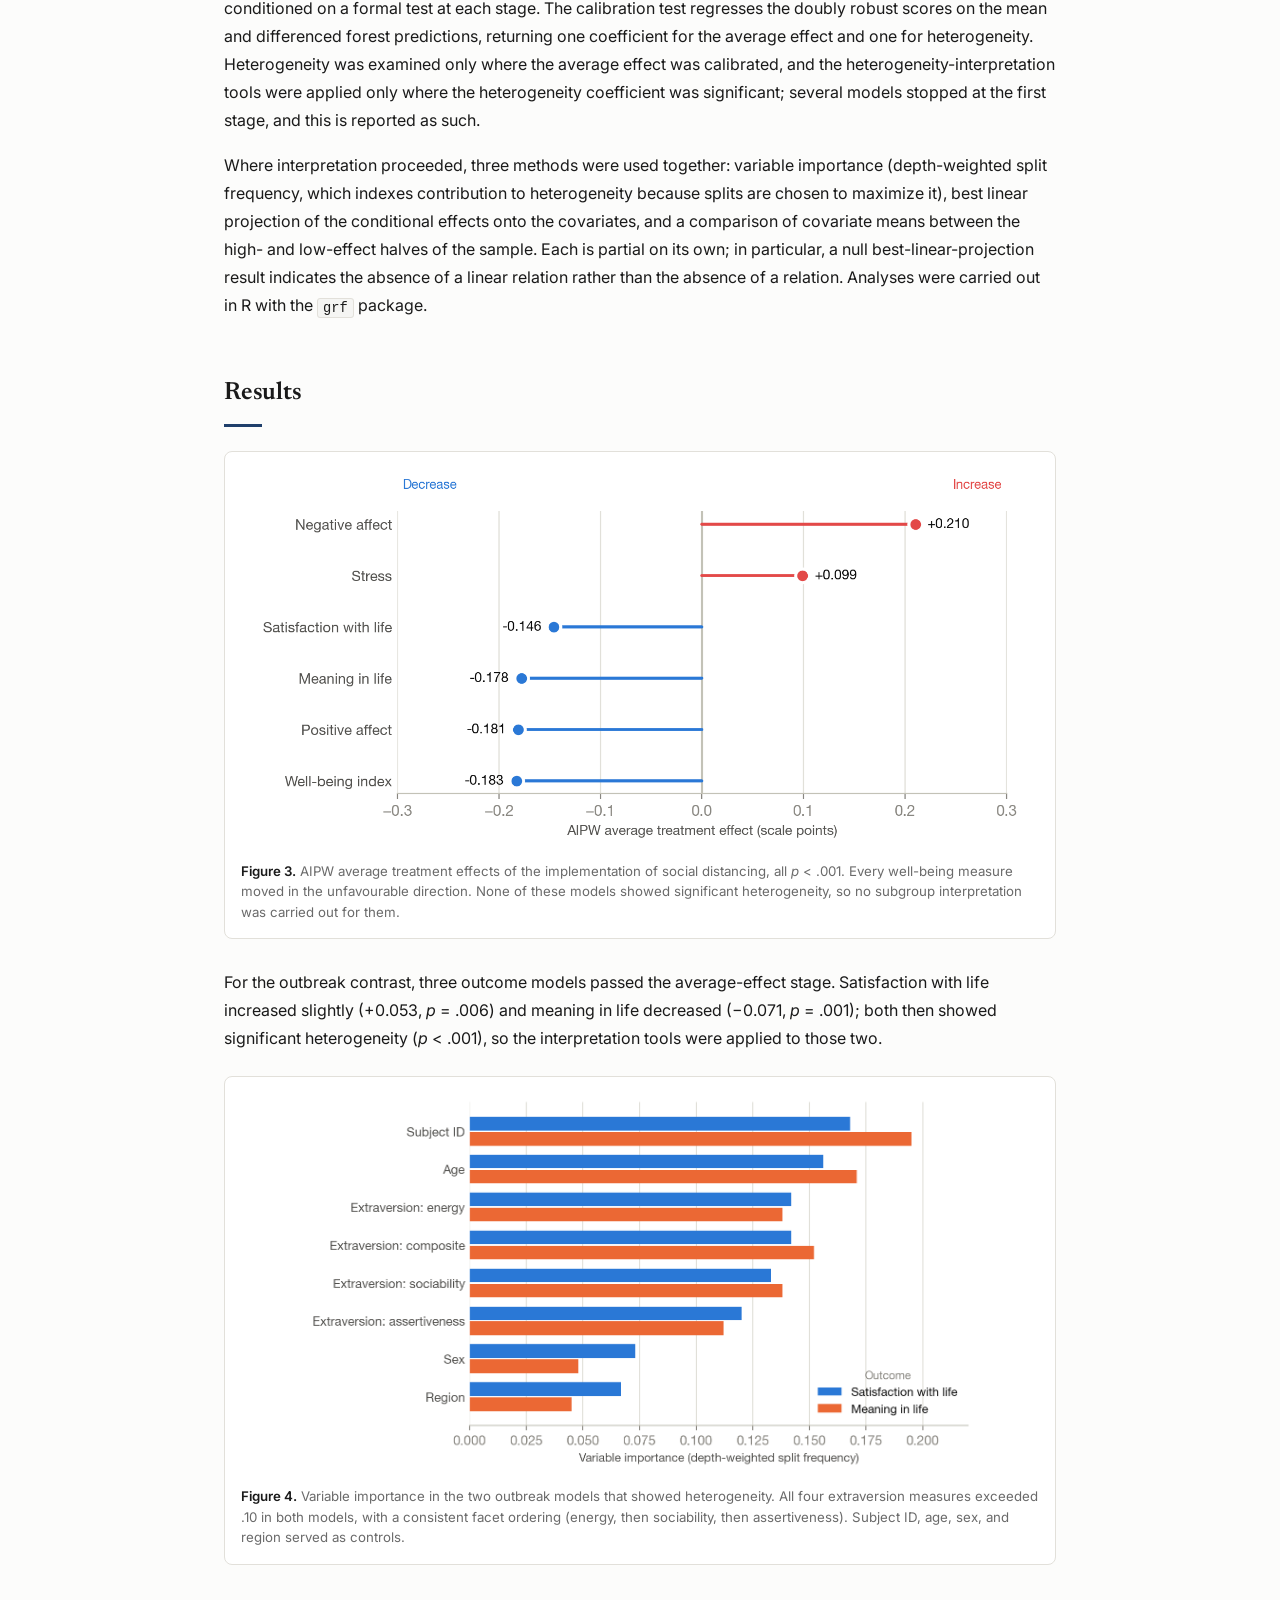
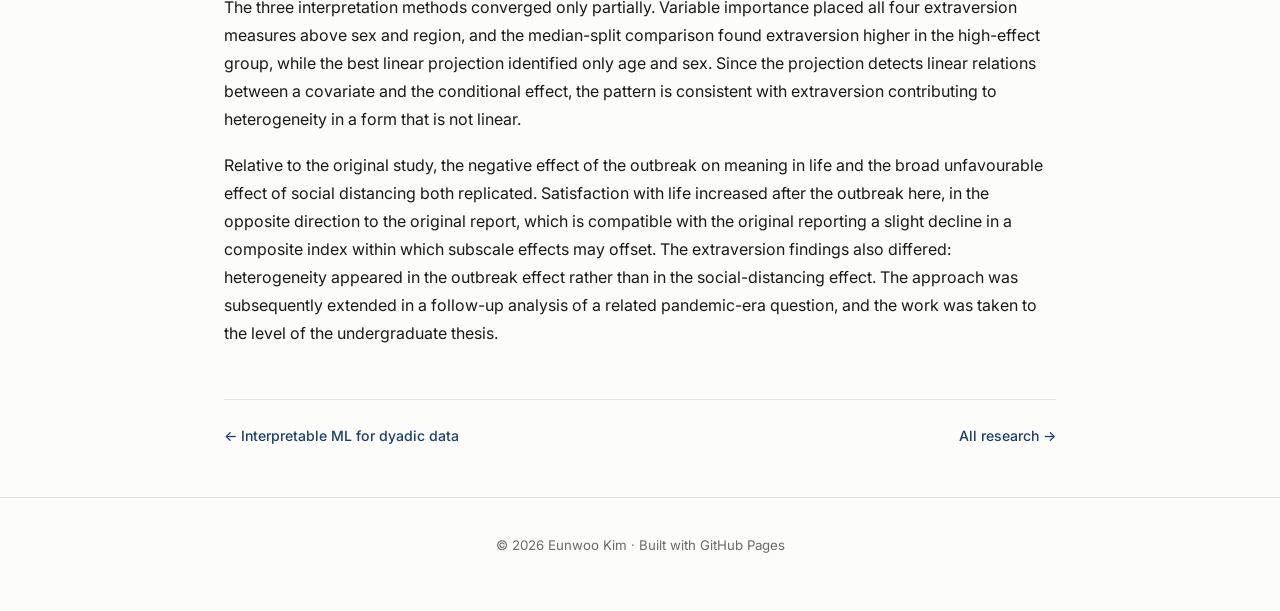
<file: research-grf.html>
<!DOCTYPE html>
<html lang="en">
<head>
<meta charset="UTF-8">
<meta name="viewport" content="width=device-width, initial-scale=1.0">
<title>Heterogeneous Treatment Effects of COVID-19 Events &middot; Eunwoo Kim</title>
<meta name="description" content="Generalized random forests applied to COVID-19 events and well-being: orthogonalization, cross-fitted CATE estimation, AIPW, and calibration testing.">
<link rel="preconnect" href="https://fonts.googleapis.com">
<link rel="preconnect" href="https://fonts.gstatic.com" crossorigin>
<link href="https://fonts.googleapis.com/css2?family=Newsreader:ital,wght@0,400;0,500;0,600;1,400&family=Inter:wght@400;500;600&display=swap" rel="stylesheet">
<link rel="stylesheet" href="style.css?v=13">
</head>
<body>

<div class="topbar">
  <div class="topbar-inner">
    <a class="brand" href="index.html">Eunwoo Kim</a>
    <nav>
      <a href="index.html">About</a>
      <a href="research.html" class="active">Research</a>
      <a href="experience.html">Experience</a>
      <a href="skills.html">Skills</a>
      <a href="contact.html">Contact</a>
    </nav>
  </div>
</div>

<header class="page-header">
  <div class="page-header-inner">
    <p class="breadcrumb"><a href="research.html">Research</a><span>/</span>Heterogeneous treatment effects</p>
    <h1>Heterogeneous Treatment Effects of COVID-19 Events on Well-Being</h1>
  </div>
</header>

<main class="wide">

  <div class="study-meta">
    <div><span class="meta-label">Author</span> Eunwoo Kim</div>
    <div><span class="meta-label">Type</span> B.A. thesis, Seoul National University</div>
    <div><span class="meta-label">Advisor</span> Jiook Cha (Connectome Lab)</div>
    <div><span class="meta-label">Data</span> N = 69,986</div>
  </div>

  <section class="abstract">
    <h2>Abstract</h2>
    <p>
      The COVID-19 pandemic has significantly impacted various facets of human life, including
      psychological well-being. This study replicates and extends the study by Choi et al. (2022)
      using the Generalized Random Forest (GRF) method to analyze the causal effects of
      COVID-19-related events on well-being. Utilizing longitudinal data (<em>N</em> = 69,986) from
      an online survey conducted in South Korea during the early pandemic (January 1 &ndash; April 7,
      2020), this study investigates the treatment effect of COVID-19-related events on well-being.
      The GRF method, which integrates machine learning techniques for estimating both average
      treatment effects and heterogeneous treatment effects, is employed to provide a nuanced
      understanding of these impacts. The findings reveal that the COVID-19 outbreak and the
      implementation of social distancing significantly affected well-being. The outbreak was
      associated with increased satisfaction with life (SWL) and decreased meaning in life (MIL).
      The models also identified significant heterogeneity in treatment effects, with moderate
      evidence that extraversion has contribution to this heterogeneity. Social distancing, on the
      other hand, led to increased negative affect and stress, and decreased SWL, positive affect,
      and MIL. By leveraging the capabilities of GRF, this study offers comprehensive insights into
      the complex interplay between pandemic-related events and individual psychological responses.
    </p>
  </section>

  <section>
    <h2>Background</h2>
    <p>
      Choi et al. (2022) tracked well-being in South Korea through the early pandemic and reported
      that extraverts declined more than introverts after social distancing was implemented, an
      interaction estimated with polynomial regression and mixed-effects models. Re-examining that
      question with generalized random forests (Athey, Tibshirani &amp; Wager, 2019) changes three
      features of the analysis. The estimand becomes the conditional average treatment effect
      &tau;(x), a function of covariates rather than a constant, so subgroup structure need not be
      hypothesized in advance as an interaction term. Functional form is not committed to in
      advance, so nonlinear effects and higher-order interactions among many covariates can be
      represented. And the analysis is framed within an explicit potential-outcomes estimand rather
      than an associational one.
    </p>
  </section>

  <section>
    <h2>Methods</h2>

    <h3>Data and treatment definitions</h3>
    <p>
      The analysis is a secondary analysis of the longitudinal survey from Choi et al. (2022),
      publicly archived on OSF and collected in collaboration with the Center for Happiness Studies
      at Seoul National University: 69,986 participants and 130,798 observations between January 1
      and April 7, 2020. Outcomes are satisfaction with life, positive affect, negative affect,
      meaning in life, stress, and a composite well-being index, each on an 11-point scale.
    </p>
    <p>
      The study window divides into three phases, giving two separate treatments &mdash; the outbreak
      (phase 1 to 2) and the implementation of social distancing (phase 2 to 3) &mdash; each fitted in
      its own set of forests rather than folded into a single time variable. Extraversion enters as
      the moderator of interest, as a composite and as its three facets, so that the analysis can
      indicate which facet is associated with any heterogeneity. Because causal forests do not
      natively accommodate repeated responses, observations were averaged within participant within
      phase, following Athey and Wager's treatment of unequally sized clusters, with subject ID
      entered as a covariate.
    </p>

    <h3>How a forest locates the comparison group</h3>
    <p>
      A causal forest estimates the effect at a point in covariate space, which requires deciding
      which other observations are similar enough to that point to inform the estimate. Rather than
      fixing a neighborhood in advance, the trees define one: each tree gives weight to an
      observation according to how often it lands in the same terminal leaf as the target point.
      Because the trees are split to maximize heterogeneity in the effect, the resulting
      neighborhood is adapted to the quantity being estimated.
    </p>
    <figure class="research-figure">
      <img src="assets/research/grf-neighborhood.png" alt="Three partitioned squares, each showing a different tree's terminal nodes with a target point marked by a cross and the training points in the same leaf drawn larger; below, a single square combines them.">
      <figcaption><span class="fig-label">Figure 1.</span> The random forest weighting function.
        Each tree gives positive weight to training examples sharing a leaf with the target point and
        zero to the rest; averaging over trees measures how often each example falls in the same
        leaf, which defines the adaptive neighborhood used to estimate the effect there.
        <span class="fig-source">Adapted from &ldquo;Estimating Treatment Effects With Causal
        Forests: An Application,&rdquo; by S. Athey and S. Wager, 2019, <em>Observational Studies,
        5</em>(2), pp. 37&ndash;51
        (<a href="https://doi.org/10.1353/obs.2019.0001" target="_blank" rel="noopener">https://doi.org/10.1353/obs.2019.0001</a>).</span></figcaption>
    </figure>

    <h3>The estimator</h3>
    <figure class="research-figure">
      <img src="assets/research/grf-estimator.png" alt="Three stacked equations: Robinson orthogonalization; the locally weighted cross-fitted estimator of the conditional average treatment effect; and the AIPW doubly robust estimator.">
      <figcaption><span class="fig-label">Figure 2.</span> The three estimation steps. Confounding is
        handled through non-parametrically estimated nuisance functions rather than a fixed
        adjustment set; the neighborhood is learned rather than specified; and the average effect is
        summarized doubly robustly rather than by averaging the fitted conditional effects.</figcaption>
    </figure>

    <h3>Inference and interpretation</h3>
    <p>
      A forest returns a distribution of estimated effects whether or not heterogeneity is present,
      so interpretation was conditioned on a formal test at each stage. The calibration test
      regresses the doubly robust scores on the mean and differenced forest predictions, returning
      one coefficient for the average effect and one for heterogeneity. Heterogeneity was examined
      only where the average effect was calibrated, and the heterogeneity-interpretation tools were
      applied only where the heterogeneity coefficient was significant; several models stopped at
      the first stage, and this is reported as such.
    </p>
    <p>
      Where interpretation proceeded, three methods were used together: variable importance
      (depth-weighted split frequency, which indexes contribution to heterogeneity because splits
      are chosen to maximize it), best linear projection of the conditional effects onto the
      covariates, and a comparison of covariate means between the high- and low-effect halves of the
      sample. Each is partial on its own; in particular, a null best-linear-projection result
      indicates the absence of a linear relation rather than the absence of a relation. Analyses
      were carried out in R with the <code>grf</code> package.
    </p>
  </section>

  <section>
    <h2>Results</h2>

    <figure class="research-figure">
      <img src="assets/research/grf-ate.png" alt="Chart of AIPW average treatment effects of social distancing on six well-being outcomes, with negative affect and stress increasing and the remaining outcomes decreasing.">
      <figcaption><span class="fig-label">Figure 3.</span> AIPW average treatment effects of the
        implementation of social distancing, all <em>p</em> &lt; .001. Every well-being measure moved
        in the unfavourable direction. None of these models showed significant heterogeneity, so no
        subgroup interpretation was carried out for them.</figcaption>
    </figure>

    <p>
      For the outbreak contrast, three outcome models passed the average-effect stage. Satisfaction
      with life increased slightly (+0.053, <em>p</em> = .006) and meaning in life decreased
      (&minus;0.071, <em>p</em> = .001); both then showed significant heterogeneity
      (<em>p</em> &lt; .001), so the interpretation tools were applied to those two.
    </p>

    <figure class="research-figure">
      <img src="assets/research/grf-varimp.png" alt="Grouped horizontal bar chart of variable importance for the two outbreak models, with subject ID and age highest, followed by four extraversion measures, then sex and region.">
      <figcaption><span class="fig-label">Figure 4.</span> Variable importance in the two outbreak
        models that showed heterogeneity. All four extraversion measures exceeded .10 in both models,
        with a consistent facet ordering (energy, then sociability, then assertiveness). Subject ID,
        age, sex, and region served as controls.</figcaption>
    </figure>

    <p>
      The three interpretation methods converged only partially. Variable importance placed all four
      extraversion measures above sex and region, and the median-split comparison found extraversion
      higher in the high-effect group, while the best linear projection identified only age and sex.
      Since the projection detects linear relations between a covariate and the conditional effect,
      the pattern is consistent with extraversion contributing to heterogeneity in a form that is
      not linear.
    </p>
    <p>
      Relative to the original study, the negative effect of the outbreak on meaning in life and the
      broad unfavourable effect of social distancing both replicated. Satisfaction with life
      increased after the outbreak here, in the opposite direction to the original report, which is
      compatible with the original reporting a slight decline in a composite index within which
      subscale effects may offset. The extraversion findings also differed: heterogeneity appeared
      in the outbreak effect rather than in the social-distancing effect. The approach was
      subsequently extended in a follow-up analysis of a related pandemic-era question, and the work
      was taken to the level of the undergraduate thesis.
    </p>
  </section>

  <div class="page-nav">
    <a href="research-fertility.html">&larr; Interpretable ML for dyadic data</a>
    <a href="research.html">All research &rarr;</a>
  </div>

</main>

<footer>
  <p>&copy; 2026 Eunwoo Kim &middot; Built with GitHub Pages</p>
</footer>

</body>
</html>
</file>
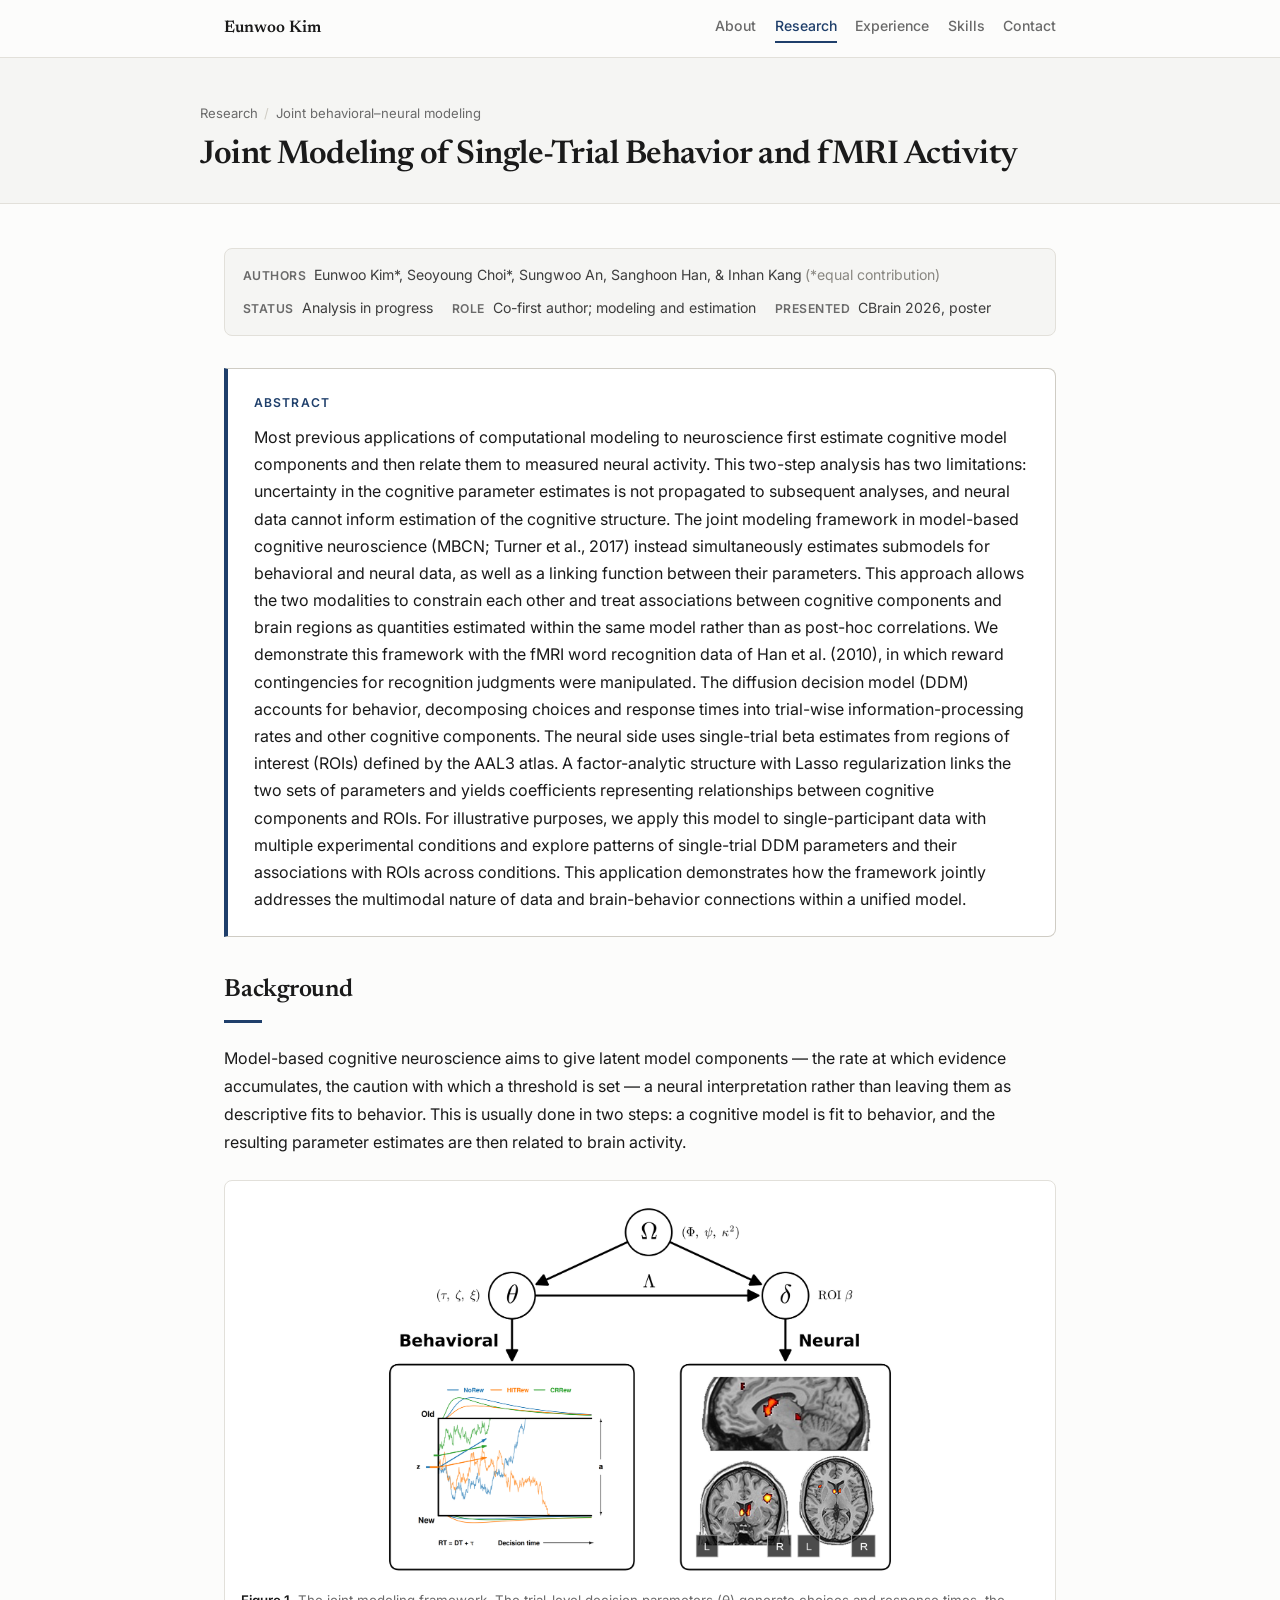
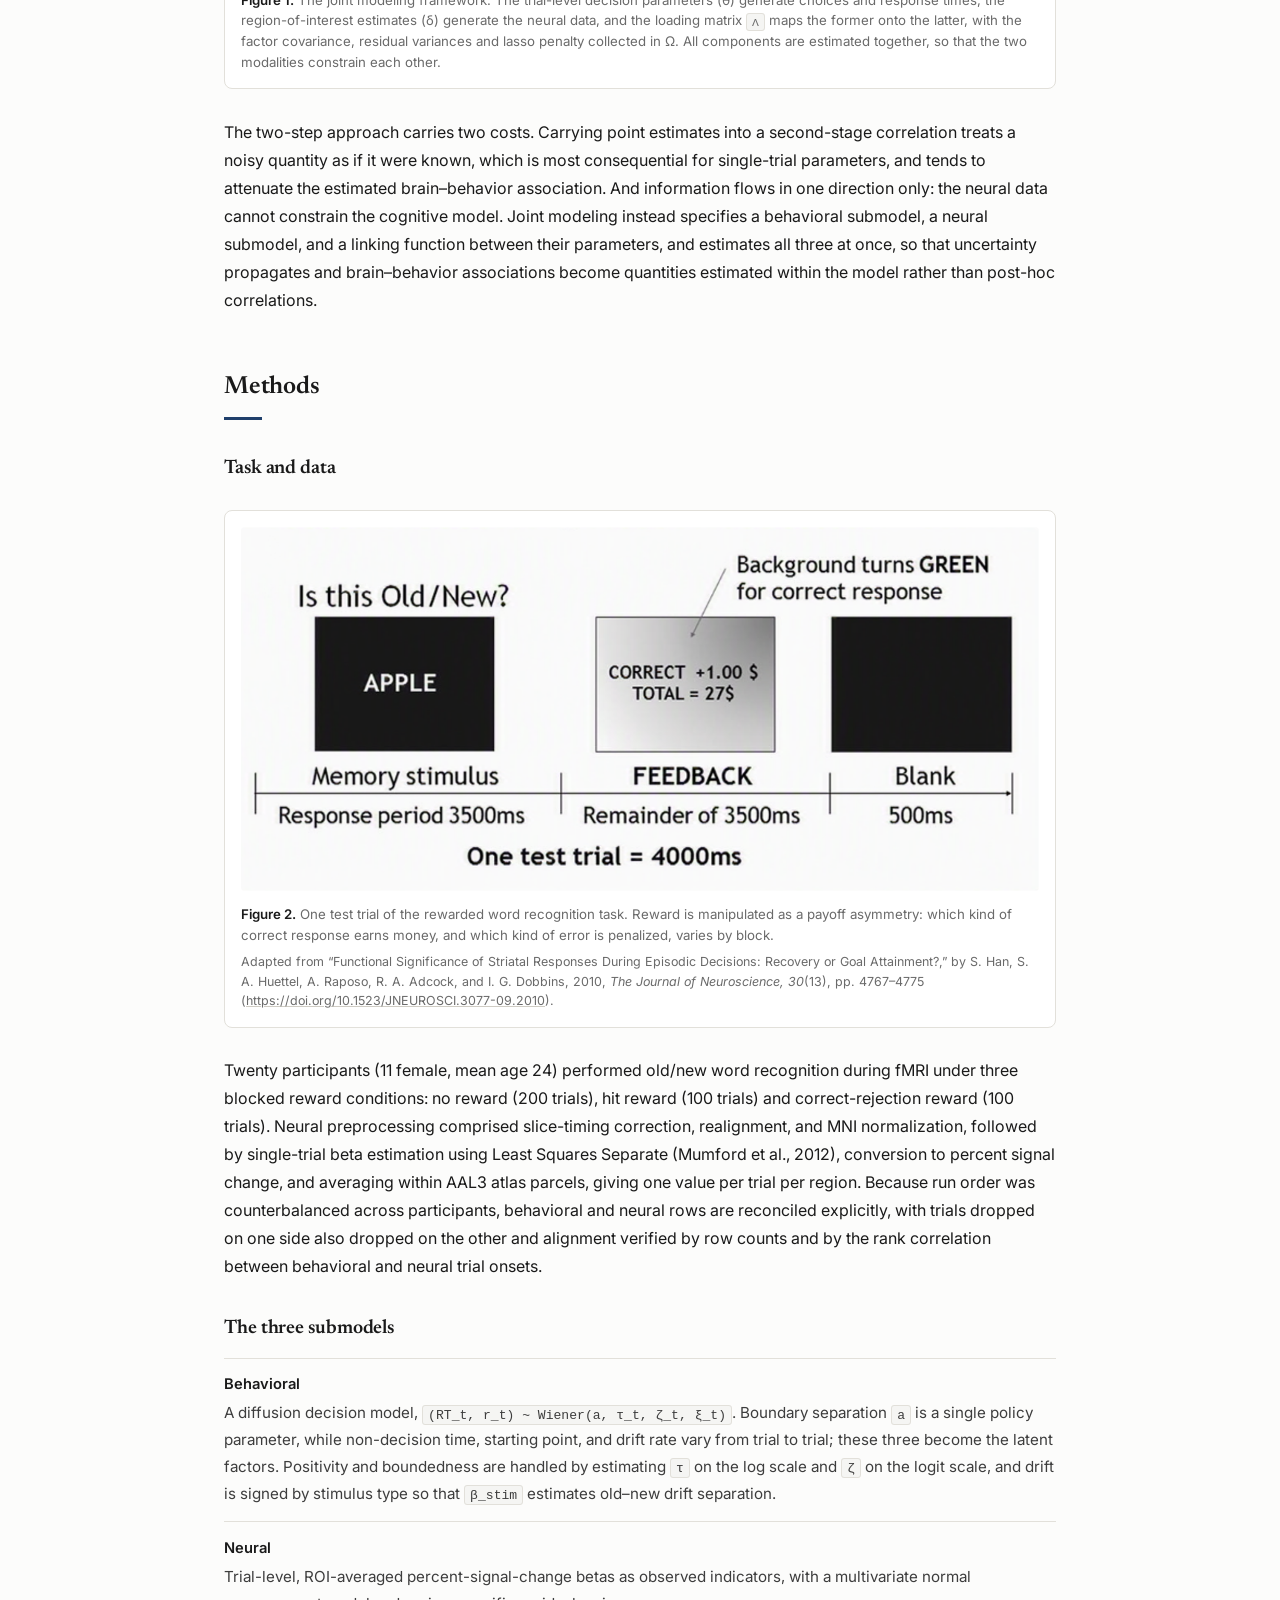
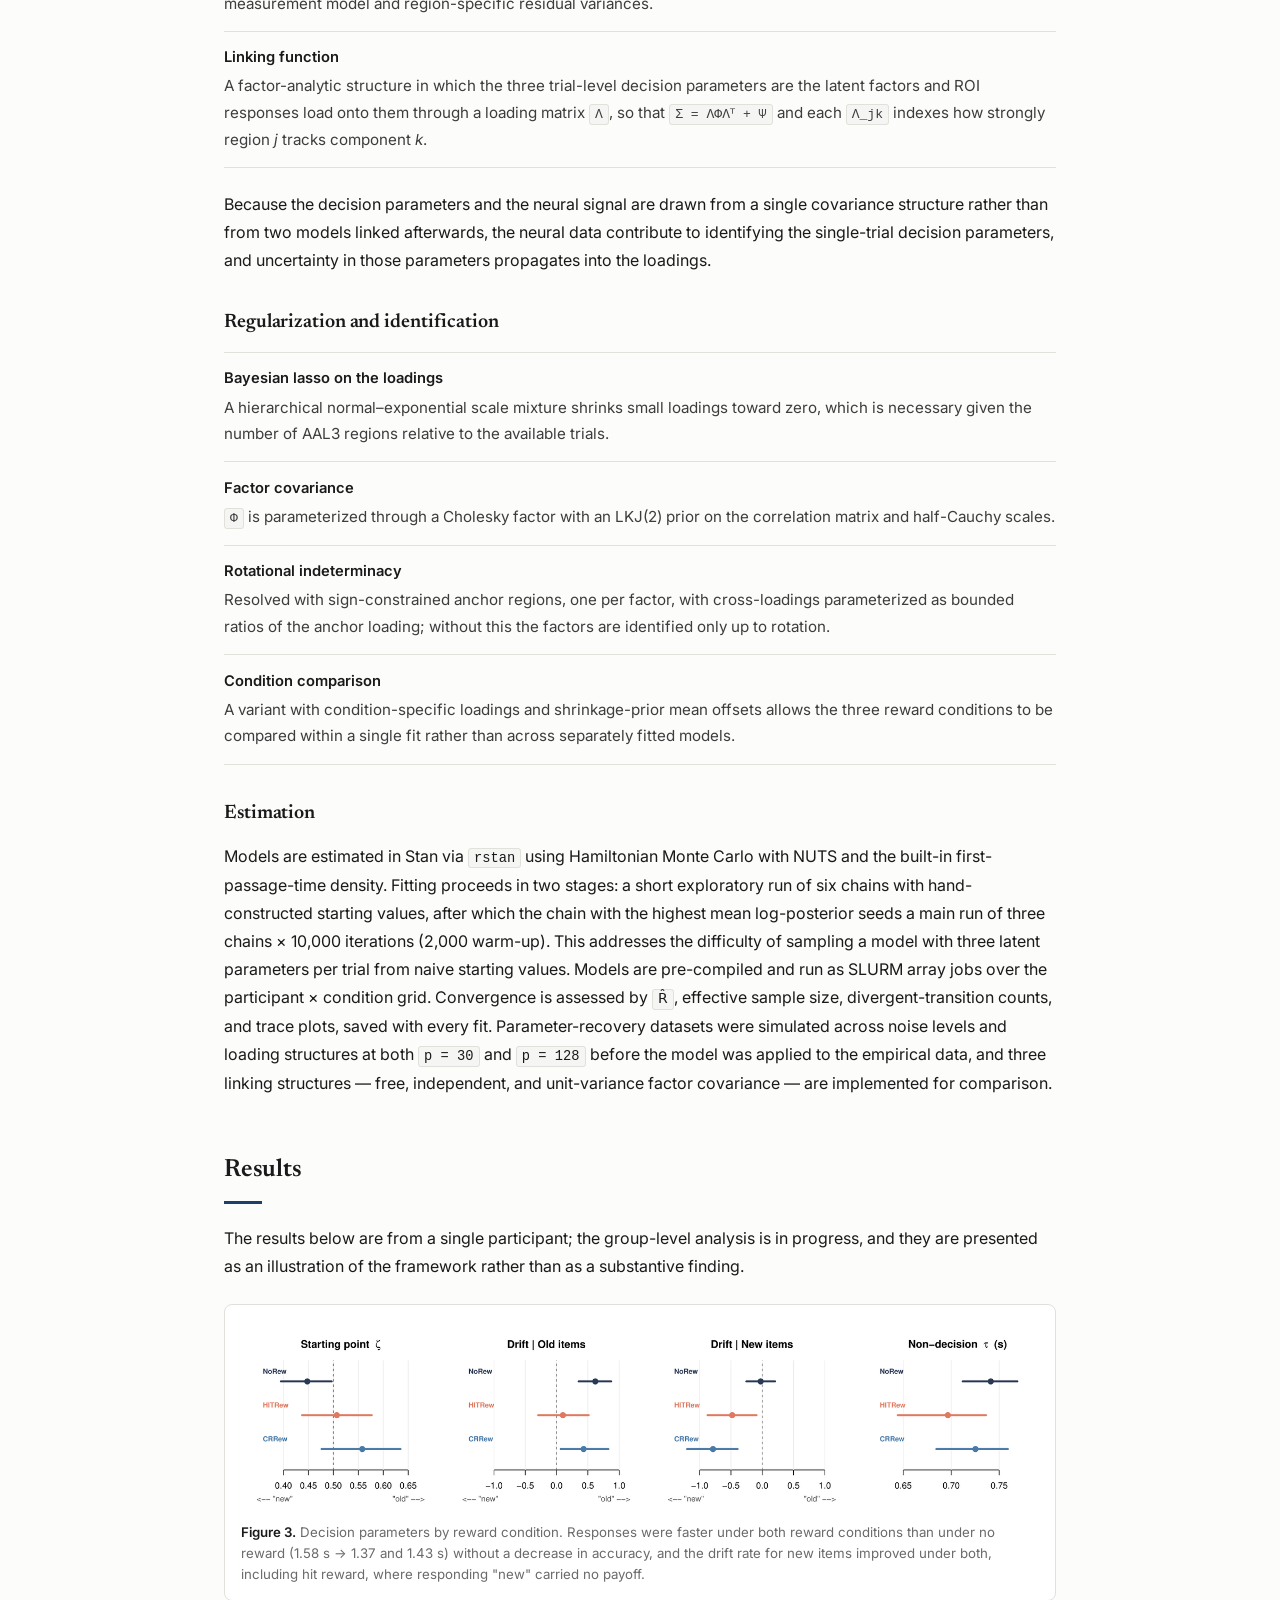
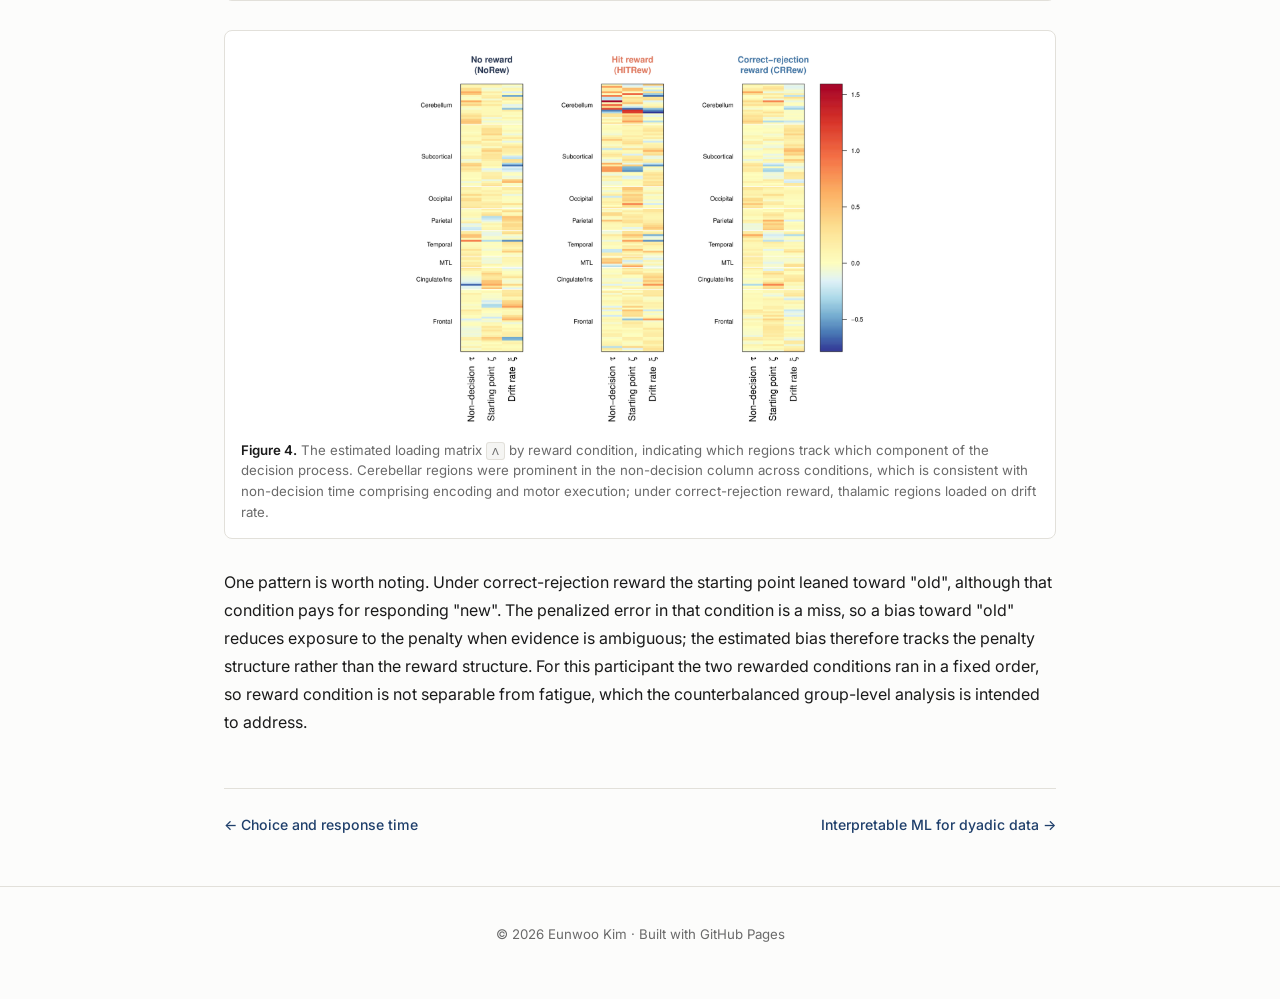
<file: research-jointmodel.html>
<!DOCTYPE html>
<html lang="en">
<head>
<meta charset="UTF-8">
<meta name="viewport" content="width=device-width, initial-scale=1.0">
<title>Joint Modeling of Behavior and fMRI &middot; Eunwoo Kim</title>
<meta name="description" content="A lasso factor-analytic neural diffusion decision model estimating single-trial decision parameters and fMRI responses jointly in a rewarded word recognition task.">
<link rel="preconnect" href="https://fonts.googleapis.com">
<link rel="preconnect" href="https://fonts.gstatic.com" crossorigin>
<link href="https://fonts.googleapis.com/css2?family=Newsreader:ital,wght@0,400;0,500;0,600;1,400&family=Inter:wght@400;500;600&display=swap" rel="stylesheet">
<link rel="stylesheet" href="style.css?v=13">
</head>
<body>

<div class="topbar">
  <div class="topbar-inner">
    <a class="brand" href="index.html">Eunwoo Kim</a>
    <nav>
      <a href="index.html">About</a>
      <a href="research.html" class="active">Research</a>
      <a href="experience.html">Experience</a>
      <a href="skills.html">Skills</a>
      <a href="contact.html">Contact</a>
    </nav>
  </div>
</div>

<header class="page-header">
  <div class="page-header-inner">
    <p class="breadcrumb"><a href="research.html">Research</a><span>/</span>Joint behavioral&ndash;neural modeling</p>
    <h1>Joint Modeling of Single-Trial Behavior and fMRI Activity</h1>
  </div>
</header>

<main class="wide">

  <div class="study-meta">
    <div><span class="meta-label">Authors</span> Eunwoo Kim*, Seoyoung Choi*, Sungwoo An, Sanghoon Han, &amp; Inhan Kang <span style="color:#898781">(*equal contribution)</span></div>
    <div><span class="meta-label">Status</span> Analysis in progress</div>
    <div><span class="meta-label">Role</span> Co-first author; modeling and estimation</div>
    <div><span class="meta-label">Presented</span> CBrain 2026, poster</div>
  </div>

  <section class="abstract">
    <h2>Abstract</h2>
    <p>
      Most previous applications of computational modeling to neuroscience first estimate cognitive
      model components and then relate them to measured neural activity. This two-step analysis has
      two limitations: uncertainty in the cognitive parameter estimates is not propagated to
      subsequent analyses, and neural data cannot inform estimation of the cognitive structure. The
      joint modeling framework in model-based cognitive neuroscience (MBCN; Turner et al., 2017)
      instead simultaneously estimates submodels for behavioral and neural data, as well as a
      linking function between their parameters. This approach allows the two modalities to
      constrain each other and treat associations between cognitive components and brain regions as
      quantities estimated within the same model rather than as post-hoc correlations. We
      demonstrate this framework with the fMRI word recognition data of Han et al. (2010), in which
      reward contingencies for recognition judgments were manipulated. The diffusion decision model
      (DDM) accounts for behavior, decomposing choices and response times into trial-wise
      information-processing rates and other cognitive components. The neural side uses single-trial
      beta estimates from regions of interest (ROIs) defined by the AAL3 atlas. A factor-analytic
      structure with Lasso regularization links the two sets of parameters and yields coefficients
      representing relationships between cognitive components and ROIs. For illustrative purposes,
      we apply this model to single-participant data with multiple experimental conditions and
      explore patterns of single-trial DDM parameters and their associations with ROIs across
      conditions. This application demonstrates how the framework jointly addresses the multimodal
      nature of data and brain-behavior connections within a unified model.
    </p>
  </section>

  <section>
    <h2>Background</h2>
    <p>
      Model-based cognitive neuroscience aims to give latent model components &mdash; the rate at
      which evidence accumulates, the caution with which a threshold is set &mdash; a neural
      interpretation rather than leaving them as descriptive fits to behavior. This is usually done
      in two steps: a cognitive model is fit to behavior, and the resulting parameter estimates are
      then related to brain activity.
    </p>

    <figure class="research-figure">
      <img src="assets/research/joint-framework.png" alt="A schematic with three linked nodes. Theta, holding the trial-level decision parameters tau, zeta and xi, points to a behavioral panel showing diffusion evidence-accumulation traces for the three reward conditions between the old and new boundaries. Delta, holding region-of-interest beta estimates, points to a neural panel showing sagittal, coronal and axial brain slices with activation clusters. An arrow labelled lambda runs from theta to delta, and omega above them holds the hyperparameters phi, psi and kappa squared.">
      <figcaption><span class="fig-label">Figure 1.</span> The joint modeling framework. The
        trial-level decision parameters (&theta;) generate choices and response times, the
        region-of-interest estimates (&delta;) generate the neural data, and the loading matrix
        <code>&Lambda;</code> maps the former onto the latter, with the factor covariance, residual
        variances and lasso penalty collected in &Omega;. All components are estimated together, so
        that the two modalities constrain each other.</figcaption>
    </figure>

    <p>
      The two-step approach carries two costs. Carrying point estimates into a second-stage
      correlation treats a noisy quantity as if it were known, which is most consequential for
      single-trial parameters, and tends to attenuate the estimated brain&ndash;behavior
      association. And information flows in one direction only: the neural data cannot constrain
      the cognitive model. Joint modeling instead specifies a behavioral submodel, a neural
      submodel, and a linking function between their parameters, and estimates all three at once,
      so that uncertainty propagates and brain&ndash;behavior associations become quantities
      estimated within the model rather than post-hoc correlations.
    </p>
  </section>

  <section>
    <h2>Methods</h2>

    <h3>Task and data</h3>
    <figure class="research-figure">
      <img src="assets/research/joint-task.png" alt="Trial timeline: a memory stimulus screen asking 'Is this Old/New?' during a 3500 millisecond response period, followed by a feedback screen showing the amount won and a running total, then a 500 millisecond blank. One test trial totals 4000 milliseconds.">
      <figcaption><span class="fig-label">Figure 2.</span> One test trial of the rewarded word
        recognition task. Reward is manipulated as a payoff asymmetry: which kind of correct
        response earns money, and which kind of error is penalized, varies by block.
        <span class="fig-source">Adapted from &ldquo;Functional Significance of Striatal Responses
        During Episodic Decisions: Recovery or Goal Attainment?,&rdquo; by S. Han, S. A. Huettel,
        A. Raposo, R. A. Adcock, and I. G. Dobbins, 2010, <em>The Journal of Neuroscience,
        30</em>(13), pp. 4767&ndash;4775
        (<a href="https://doi.org/10.1523/JNEUROSCI.3077-09.2010" target="_blank" rel="noopener">https://doi.org/10.1523/JNEUROSCI.3077-09.2010</a>).</span></figcaption>
    </figure>
    <p>
      Twenty participants (11 female, mean age 24) performed old/new word recognition during fMRI
      under three blocked reward conditions: no reward (200 trials), hit reward (100 trials) and
      correct-rejection reward (100 trials). Neural preprocessing comprised slice-timing correction,
      realignment, and MNI normalization, followed by single-trial beta estimation using Least
      Squares Separate (Mumford et al., 2012), conversion to percent signal change, and averaging
      within AAL3 atlas parcels, giving one value per trial per region. Because run order was
      counterbalanced across participants, behavioral and neural rows are reconciled explicitly,
      with trials dropped on one side also dropped on the other and alignment verified by row counts
      and by the rank correlation between behavioral and neural trial onsets.
    </p>

    <h3>The three submodels</h3>
    <ul class="method-list">
      <li><span class="m-label">Behavioral</span> A diffusion decision model,
        <code>(RT_t, r_t) ~ Wiener(a, &tau;_t, &zeta;_t, &xi;_t)</code>. Boundary separation
        <code>a</code> is a single policy parameter, while non-decision time, starting point, and
        drift rate vary from trial to trial; these three become the latent factors. Positivity and
        boundedness are handled by estimating <code>&tau;</code> on the log scale and
        <code>&zeta;</code> on the logit scale, and drift is signed by stimulus type so that
        <code>&beta;_stim</code> estimates old&ndash;new drift separation.</li>
      <li><span class="m-label">Neural</span> Trial-level, ROI-averaged percent-signal-change betas
        as observed indicators, with a multivariate normal measurement model and region-specific
        residual variances.</li>
      <li><span class="m-label">Linking function</span> A factor-analytic structure in which the
        three trial-level decision parameters are the latent factors and ROI responses load onto
        them through a loading matrix <code>&Lambda;</code>, so that
        <code>&Sigma; = &Lambda;&Phi;&Lambda;&#7488; + &Psi;</code> and each
        <code>&Lambda;_jk</code> indexes how strongly region <em>j</em> tracks component <em>k</em>.</li>
    </ul>
    <p>
      Because the decision parameters and the neural signal are drawn from a single covariance
      structure rather than from two models linked afterwards, the neural data contribute to
      identifying the single-trial decision parameters, and uncertainty in those parameters
      propagates into the loadings.
    </p>

    <h3>Regularization and identification</h3>
    <ul class="method-list">
      <li><span class="m-label">Bayesian lasso on the loadings</span> A hierarchical
        normal&ndash;exponential scale mixture shrinks small loadings toward zero, which is necessary
        given the number of AAL3 regions relative to the available trials.</li>
      <li><span class="m-label">Factor covariance</span> <code>&Phi;</code> is parameterized through
        a Cholesky factor with an LKJ(2) prior on the correlation matrix and half-Cauchy scales.</li>
      <li><span class="m-label">Rotational indeterminacy</span> Resolved with sign-constrained anchor
        regions, one per factor, with cross-loadings parameterized as bounded ratios of the anchor
        loading; without this the factors are identified only up to rotation.</li>
      <li><span class="m-label">Condition comparison</span> A variant with condition-specific
        loadings and shrinkage-prior mean offsets allows the three reward conditions to be compared
        within a single fit rather than across separately fitted models.</li>
    </ul>

    <h3>Estimation</h3>
    <p>
      Models are estimated in Stan via <code>rstan</code> using Hamiltonian Monte Carlo with NUTS
      and the built-in first-passage-time density. Fitting proceeds in two stages: a short
      exploratory run of six chains with hand-constructed starting values, after which the chain
      with the highest mean log-posterior seeds a main run of three chains &times; 10,000 iterations
      (2,000 warm-up). This addresses the difficulty of sampling a model with three latent
      parameters per trial from naive starting values. Models are pre-compiled and run as SLURM
      array jobs over the participant &times; condition grid. Convergence is assessed by
      <code>R&#770;</code>, effective sample size, divergent-transition counts, and trace plots, saved
      with every fit. Parameter-recovery datasets were simulated across noise levels and loading
      structures at both <code>p = 30</code> and <code>p = 128</code> before the model was applied to
      the empirical data, and three linking structures &mdash; free, independent, and unit-variance
      factor covariance &mdash; are implemented for comparison.
    </p>
  </section>

  <section>
    <h2>Results</h2>
    <p>
      The results below are from a single participant; the group-level analysis is in progress, and
      they are presented as an illustration of the framework rather than as a substantive finding.
    </p>

    <figure class="research-figure">
      <img src="assets/research/joint-ddm-forest.png" alt="Four panels showing posterior means with credible intervals for the starting point, drift rate for old items, drift rate for new items, and non-decision time, compared across the three reward conditions.">
      <figcaption><span class="fig-label">Figure 3.</span> Decision parameters by reward condition.
        Responses were faster under both reward conditions than under no reward (1.58 s &rarr; 1.37
        and 1.43 s) without a decrease in accuracy, and the drift rate for new items improved under
        both, including hit reward, where responding "new" carried no payoff.</figcaption>
    </figure>

    <figure class="research-figure">
      <img src="assets/research/joint-lambda.png" alt="Three heatmaps, one per reward condition, showing the factor loading matrix with brain regions grouped by anatomical division against the three decision components.">
      <figcaption><span class="fig-label">Figure 4.</span> The estimated loading matrix
        <code>&Lambda;</code> by reward condition, indicating which regions track which component of
        the decision process. Cerebellar regions were prominent in the non-decision column across
        conditions, which is consistent with non-decision time comprising encoding and motor
        execution; under correct-rejection reward, thalamic regions loaded on drift rate.</figcaption>
    </figure>

    <p>
      One pattern is worth noting. Under correct-rejection reward the starting point leaned toward
      "old", although that condition pays for responding "new". The penalized error in that
      condition is a miss, so a bias toward "old" reduces exposure to the penalty when evidence is
      ambiguous; the estimated bias therefore tracks the penalty structure rather than the reward
      structure. For this participant the two rewarded conditions ran in a fixed order, so reward
      condition is not separable from fatigue, which the counterbalanced group-level analysis is
      intended to address.
    </p>
  </section>

  <div class="page-nav">
    <a href="research-rlssm.html">&larr; Choice and response time</a>
    <a href="research-fertility.html">Interpretable ML for dyadic data &rarr;</a>
  </div>

</main>

<footer>
  <p>&copy; 2026 Eunwoo Kim &middot; Built with GitHub Pages</p>
</footer>

</body>
</html>
</file>
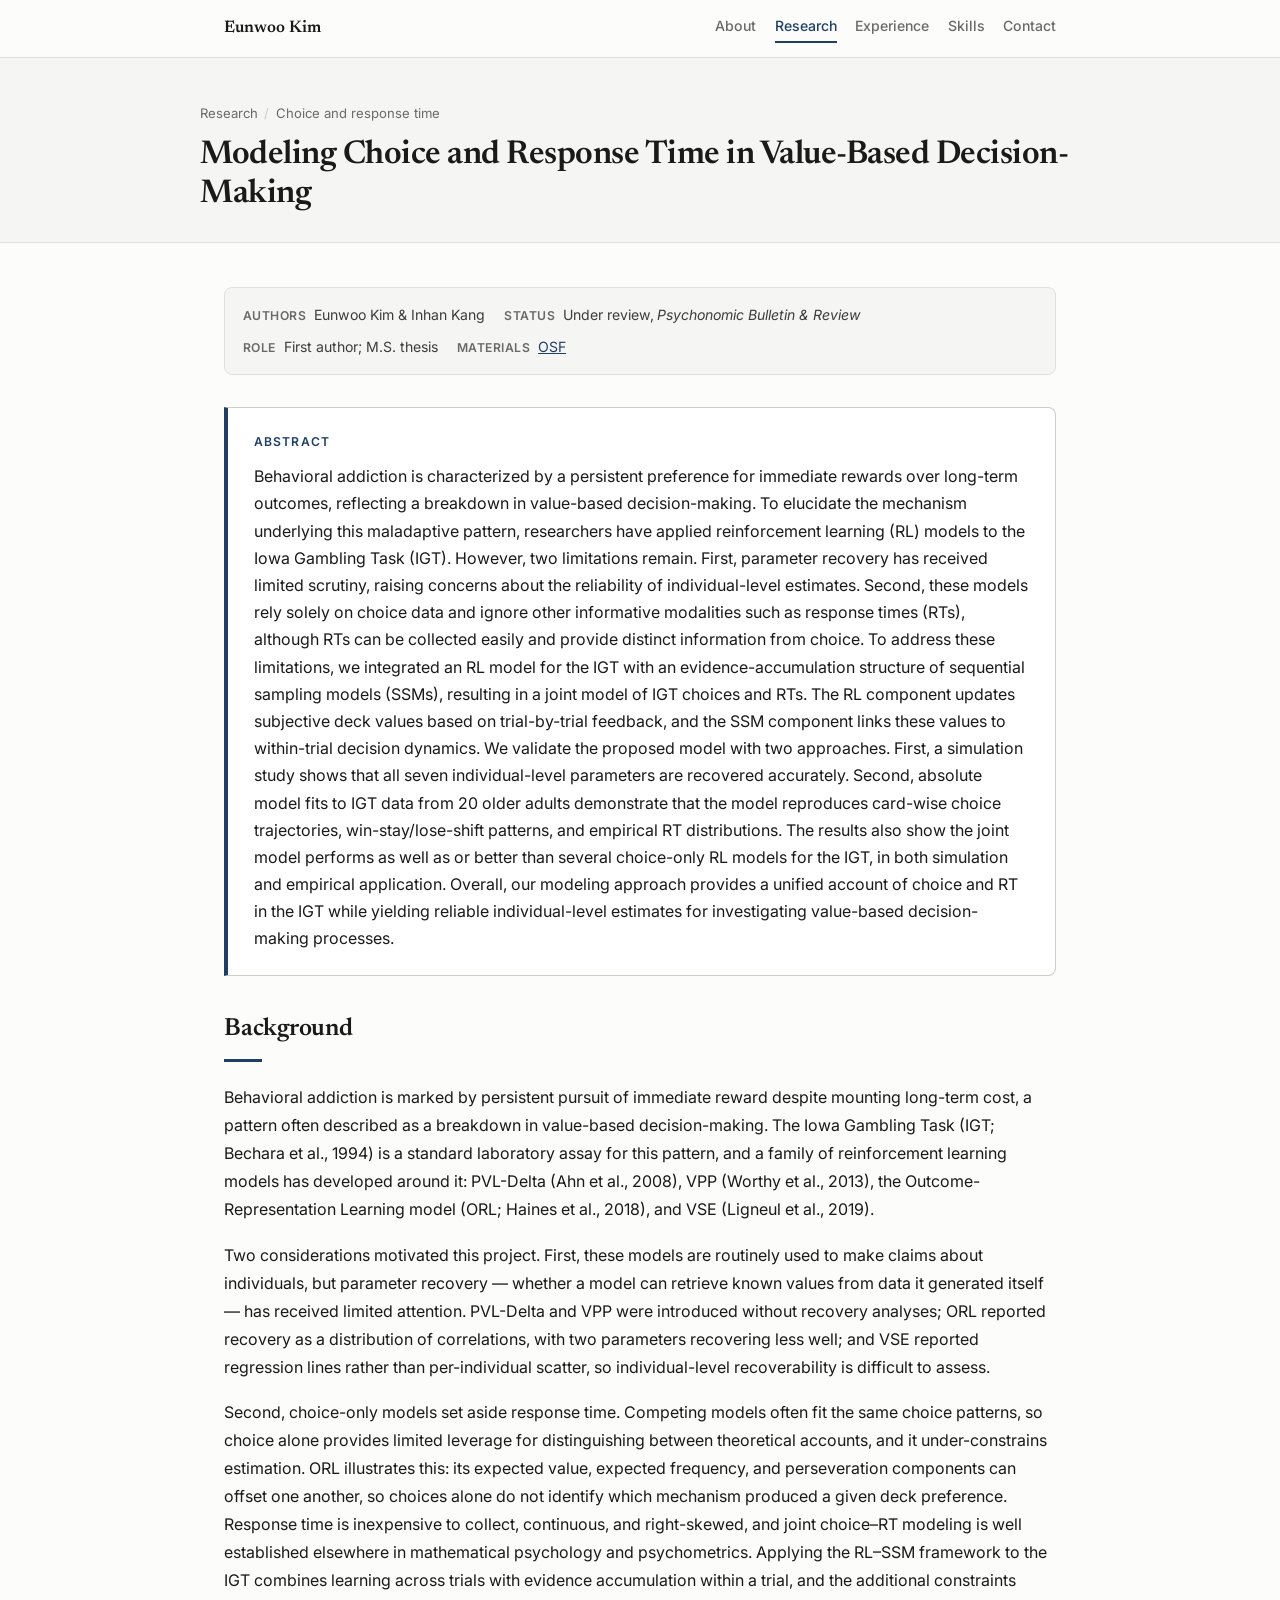
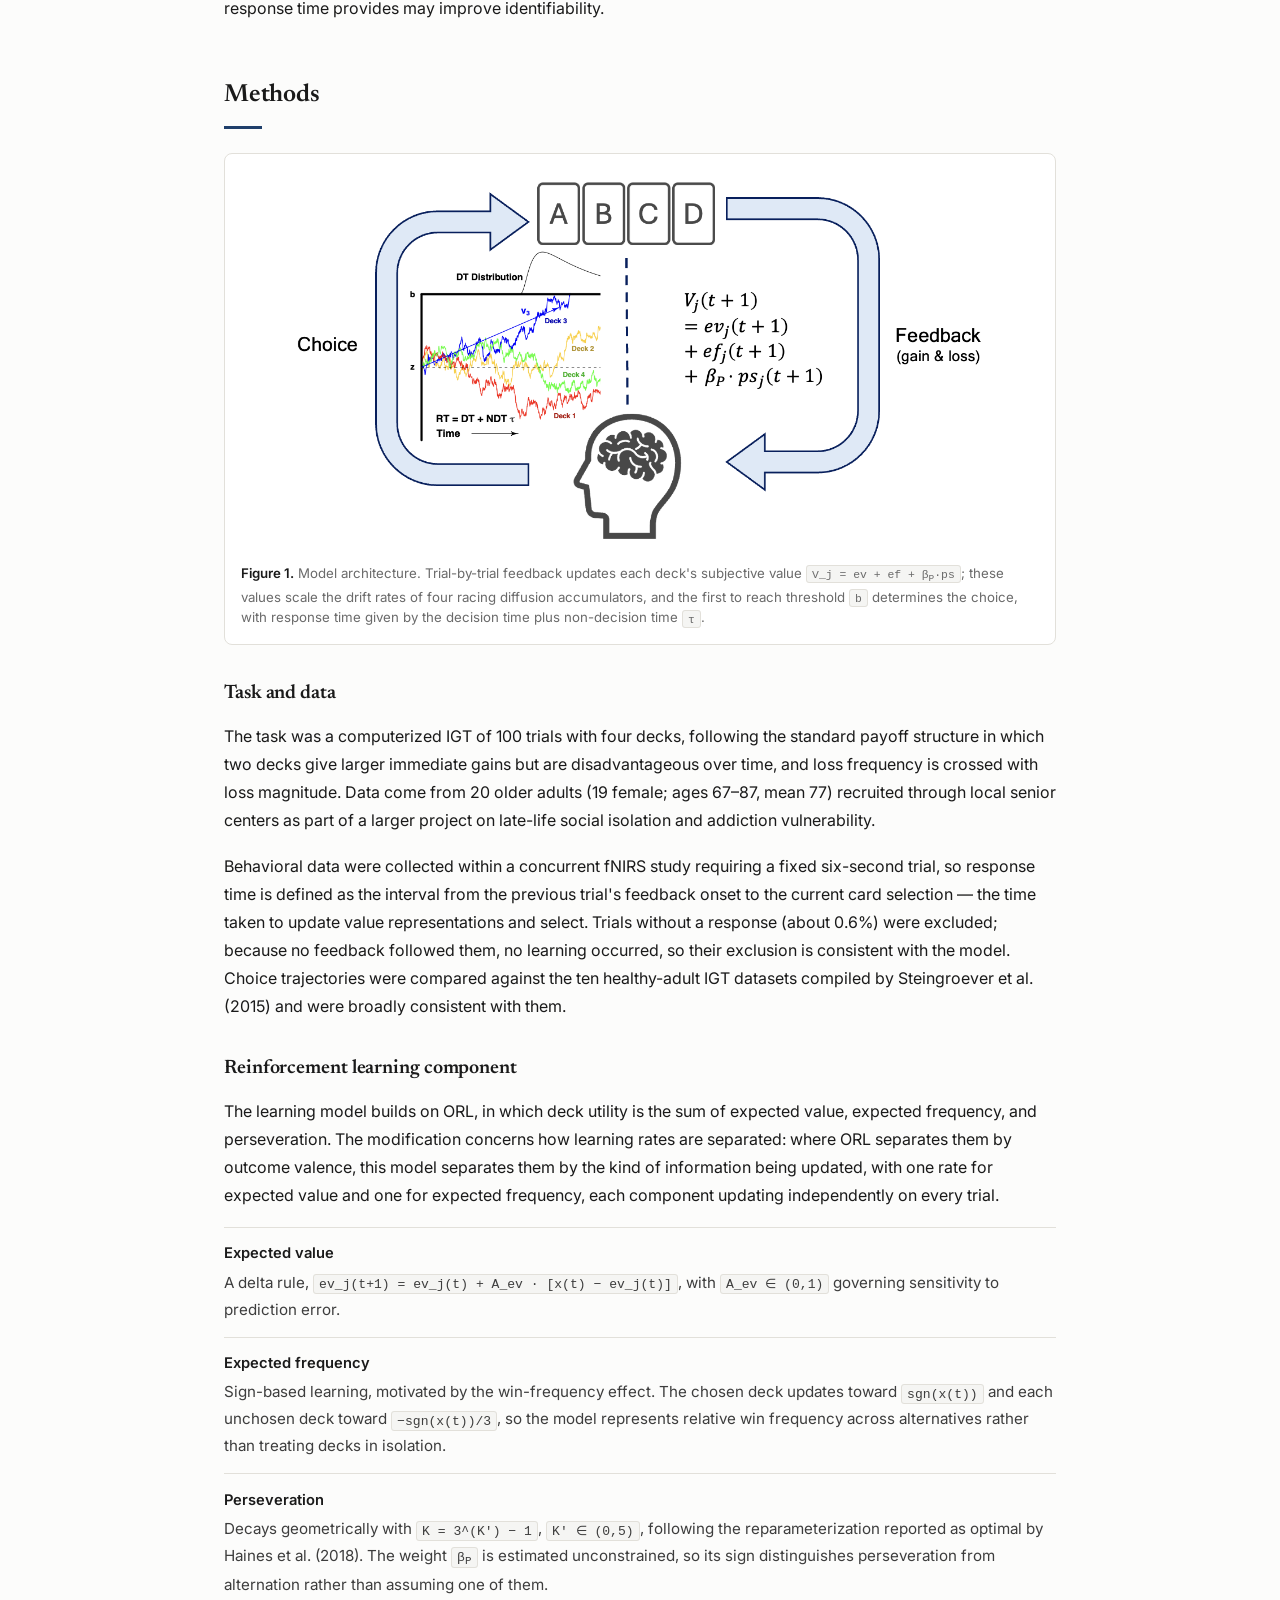
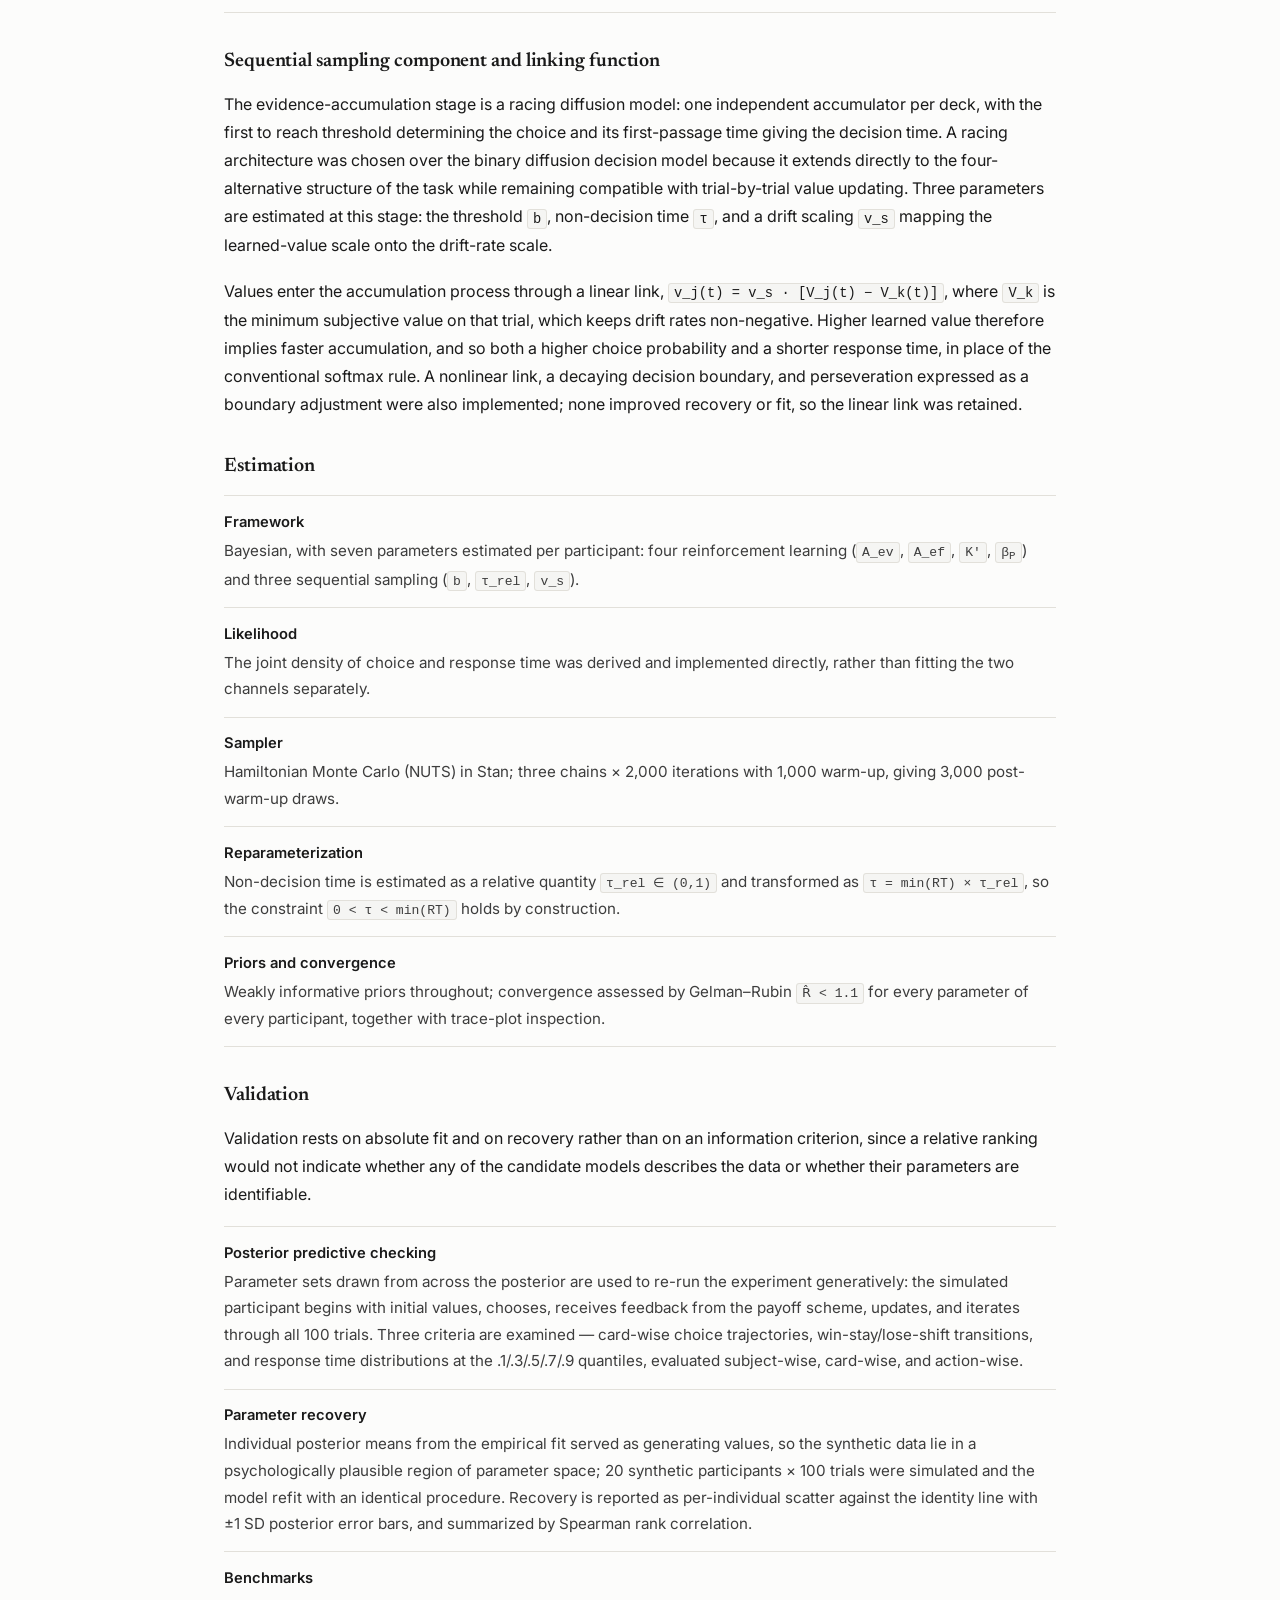
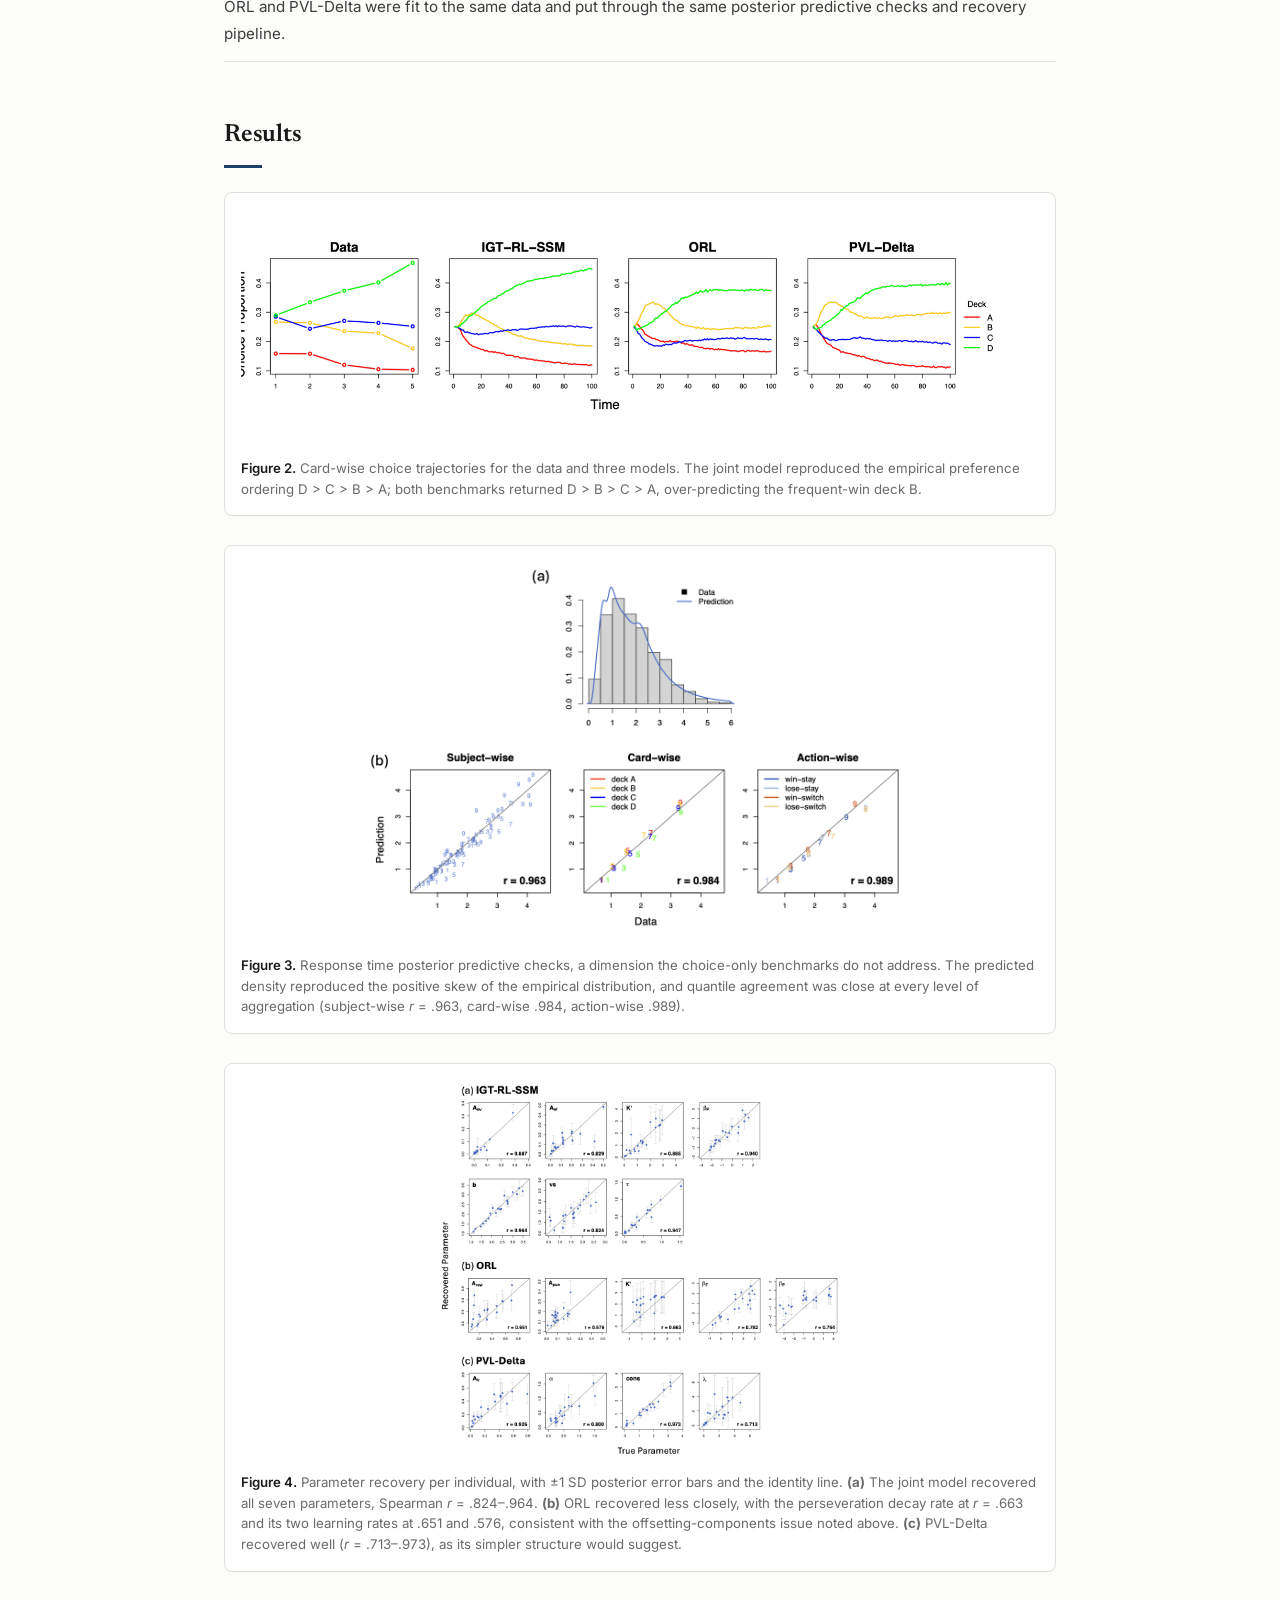
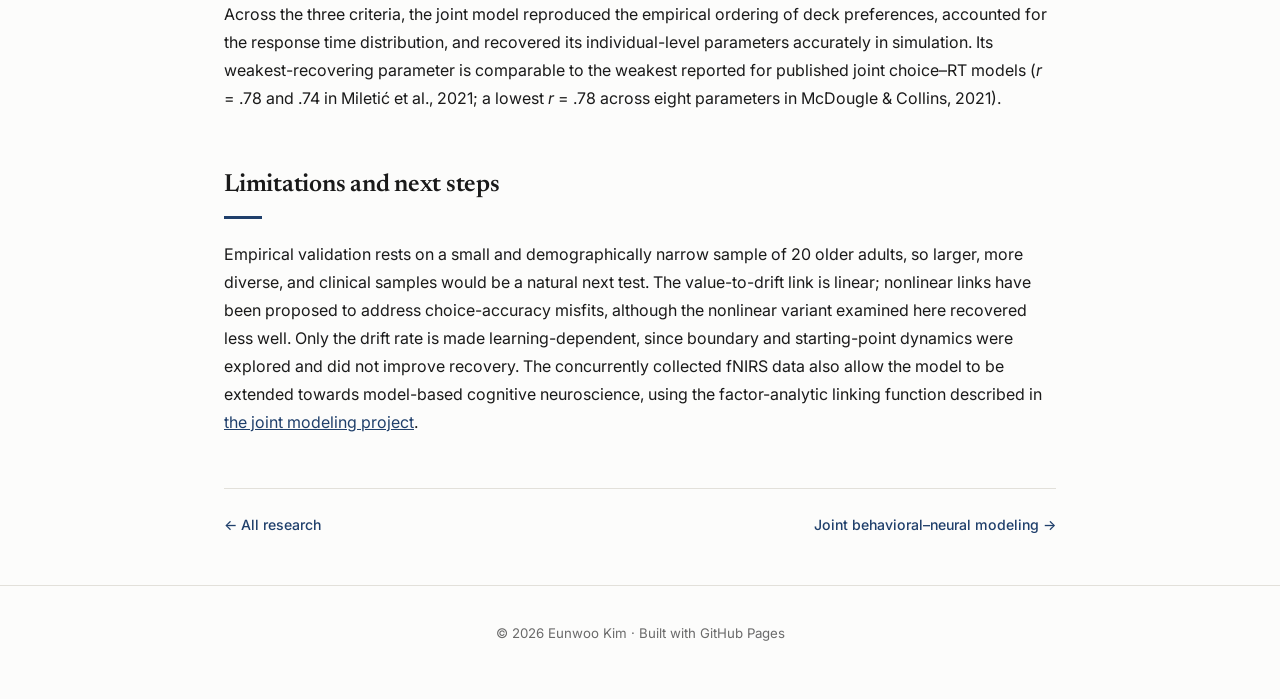
<file: research-rlssm.html>
<!DOCTYPE html>
<html lang="en">
<head>
<meta charset="UTF-8">
<meta name="viewport" content="width=device-width, initial-scale=1.0">
<title>Choice and Response Time in Decision-Making &middot; Eunwoo Kim</title>
<meta name="description" content="A reinforcement learning sequential sampling model for the Iowa Gambling Task: racing diffusion accumulators, Stan/HMC estimation, and parameter recovery.">
<link rel="preconnect" href="https://fonts.googleapis.com">
<link rel="preconnect" href="https://fonts.gstatic.com" crossorigin>
<link href="https://fonts.googleapis.com/css2?family=Newsreader:ital,wght@0,400;0,500;0,600;1,400&family=Inter:wght@400;500;600&display=swap" rel="stylesheet">
<link rel="stylesheet" href="style.css?v=13">
</head>
<body>

<div class="topbar">
  <div class="topbar-inner">
    <a class="brand" href="index.html">Eunwoo Kim</a>
    <nav>
      <a href="index.html">About</a>
      <a href="research.html" class="active">Research</a>
      <a href="experience.html">Experience</a>
      <a href="skills.html">Skills</a>
      <a href="contact.html">Contact</a>
    </nav>
  </div>
</div>

<header class="page-header">
  <div class="page-header-inner">
    <p class="breadcrumb"><a href="research.html">Research</a><span>/</span>Choice and response time</p>
    <h1>Modeling Choice and Response Time in Value-Based Decision-Making</h1>
  </div>
</header>

<main class="wide">

  <div class="study-meta">
    <div><span class="meta-label">Authors</span> Eunwoo Kim &amp; Inhan Kang</div>
    <div><span class="meta-label">Status</span> Under review, <em>Psychonomic Bulletin &amp; Review</em></div>
    <div><span class="meta-label">Role</span> First author; M.S. thesis</div>
    <div><span class="meta-label">Materials</span> <a href="https://osf.io/8mw2t/overview?view_only=3fe6e5ac2eec48b295f8fd7f12d0afcb" target="_blank" rel="noopener">OSF</a></div>
  </div>

  <section class="abstract">
    <h2>Abstract</h2>
    <p>
      Behavioral addiction is characterized by a persistent preference for immediate rewards over
      long-term outcomes, reflecting a breakdown in value-based decision-making. To elucidate the
      mechanism underlying this maladaptive pattern, researchers have applied reinforcement
      learning (RL) models to the Iowa Gambling Task (IGT). However, two limitations remain. First,
      parameter recovery has received limited scrutiny, raising concerns about the reliability of
      individual-level estimates. Second, these models rely solely on choice data and ignore other
      informative modalities such as response times (RTs), although RTs can be collected easily and
      provide distinct information from choice. To address these limitations, we integrated an RL
      model for the IGT with an evidence-accumulation structure of sequential sampling models
      (SSMs), resulting in a joint model of IGT choices and RTs. The RL component updates
      subjective deck values based on trial-by-trial feedback, and the SSM component links these
      values to within-trial decision dynamics. We validate the proposed model with two approaches.
      First, a simulation study shows that all seven individual-level parameters are recovered
      accurately. Second, absolute model fits to IGT data from 20 older adults demonstrate that the
      model reproduces card-wise choice trajectories, win-stay/lose-shift patterns, and empirical
      RT distributions. The results also show the joint model performs as well as or better than
      several choice-only RL models for the IGT, in both simulation and empirical application.
      Overall, our modeling approach provides a unified account of choice and RT in the IGT while
      yielding reliable individual-level estimates for investigating value-based decision-making
      processes.
    </p>
  </section>

  <section>
    <h2>Background</h2>
    <p>
      Behavioral addiction is marked by persistent pursuit of immediate reward despite mounting
      long-term cost, a pattern often described as a breakdown in value-based decision-making. The
      Iowa Gambling Task (IGT; Bechara et al., 1994) is a standard laboratory assay for this
      pattern, and a family of reinforcement learning models has developed around it: PVL-Delta
      (Ahn et al., 2008), VPP (Worthy et al., 2013), the Outcome-Representation Learning model
      (ORL; Haines et al., 2018), and VSE (Ligneul et al., 2019).
    </p>
    <p>
      Two considerations motivated this project. First, these models are routinely used to make
      claims about individuals, but parameter recovery &mdash; whether a model can retrieve known
      values from data it generated itself &mdash; has received limited attention. PVL-Delta and VPP
      were introduced without recovery analyses; ORL reported recovery as a distribution of
      correlations, with two parameters recovering less well; and VSE reported regression lines
      rather than per-individual scatter, so individual-level recoverability is difficult to assess.
    </p>
    <p>
      Second, choice-only models set aside response time. Competing models often fit the same choice
      patterns, so choice alone provides limited leverage for distinguishing between theoretical
      accounts, and it under-constrains estimation. ORL illustrates this: its expected value,
      expected frequency, and perseveration components can offset one another, so choices alone do
      not identify which mechanism produced a given deck preference. Response time is inexpensive to
      collect, continuous, and right-skewed, and joint choice&ndash;RT modeling is well established
      elsewhere in mathematical psychology and psychometrics. Applying the RL&ndash;SSM framework to
      the IGT combines learning across trials with evidence accumulation within a trial, and the
      additional constraints response time provides may improve identifiability.
    </p>
  </section>

  <section>
    <h2>Methods</h2>

    <figure class="research-figure">
      <img src="assets/research/rlssm-schematic.png" alt="Schematic of the IGT-RL-SSM: a choice among decks A–D produces gain/loss feedback, which updates the subjective value of the chosen deck as the sum of expected value, expected frequency, and scaled perseveration; those values set the drift rates of four racing diffusion accumulators, and the first accumulator to reach threshold b determines both the choice and the decision time.">
      <figcaption><span class="fig-label">Figure 1.</span> Model architecture. Trial-by-trial
        feedback updates each deck's subjective value <code>V_j = ev + ef + &beta;<sub>P</sub>&middot;ps</code>;
        these values scale the drift rates of four racing diffusion accumulators, and the first to
        reach threshold <code>b</code> determines the choice, with response time given by the
        decision time plus non-decision time <code>&tau;</code>.</figcaption>
    </figure>

    <h3>Task and data</h3>
    <p>
      The task was a computerized IGT of 100 trials with four decks, following the standard payoff
      structure in which two decks give larger immediate gains but are disadvantageous over time,
      and loss frequency is crossed with loss magnitude. Data come from 20 older adults (19 female;
      ages 67&ndash;87, mean 77) recruited through local senior centers as part of a larger project
      on late-life social isolation and addiction vulnerability.
    </p>
    <p>
      Behavioral data were collected within a concurrent fNIRS study requiring a fixed six-second
      trial, so response time is defined as the interval from the previous trial's feedback onset to
      the current card selection &mdash; the time taken to update value representations and select.
      Trials without a response (about 0.6%) were excluded; because no feedback followed them, no
      learning occurred, so their exclusion is consistent with the model. Choice trajectories were
      compared against the ten healthy-adult IGT datasets compiled by Steingroever et al. (2015) and
      were broadly consistent with them.
    </p>

    <h3>Reinforcement learning component</h3>
    <p>
      The learning model builds on ORL, in which deck utility is the sum of expected value, expected
      frequency, and perseveration. The modification concerns how learning rates are separated:
      where ORL separates them by outcome valence, this model separates them by the kind of
      information being updated, with one rate for expected value and one for expected frequency,
      each component updating independently on every trial.
    </p>
    <ul class="method-list">
      <li><span class="m-label">Expected value</span> A delta rule,
        <code>ev_j(t+1) = ev_j(t) + A_ev &middot; [x(t) &minus; ev_j(t)]</code>, with
        <code>A_ev &isin; (0,1)</code> governing sensitivity to prediction error.</li>
      <li><span class="m-label">Expected frequency</span> Sign-based learning, motivated by the
        win-frequency effect. The chosen deck updates toward <code>sgn(x(t))</code> and each unchosen
        deck toward <code>&minus;sgn(x(t))/3</code>, so the model represents relative win frequency
        across alternatives rather than treating decks in isolation.</li>
      <li><span class="m-label">Perseveration</span> Decays geometrically with
        <code>K = 3^(K&prime;) &minus; 1</code>, <code>K&prime; &isin; (0,5)</code>, following the
        reparameterization reported as optimal by Haines et al. (2018). The weight
        <code>&beta;<sub>P</sub></code> is estimated unconstrained, so its sign distinguishes
        perseveration from alternation rather than assuming one of them.</li>
    </ul>

    <h3>Sequential sampling component and linking function</h3>
    <p>
      The evidence-accumulation stage is a racing diffusion model: one independent accumulator per
      deck, with the first to reach threshold determining the choice and its first-passage time
      giving the decision time. A racing architecture was chosen over the binary diffusion decision
      model because it extends directly to the four-alternative structure of the task while
      remaining compatible with trial-by-trial value updating. Three parameters are estimated at
      this stage: the threshold <code>b</code>, non-decision time <code>&tau;</code>, and a drift
      scaling <code>v_s</code> mapping the learned-value scale onto the drift-rate scale.
    </p>
    <p>
      Values enter the accumulation process through a linear link,
      <code>v_j(t) = v_s &middot; [V_j(t) &minus; V_k(t)]</code>, where <code>V_k</code> is the
      minimum subjective value on that trial, which keeps drift rates non-negative. Higher learned
      value therefore implies faster accumulation, and so both a higher choice probability and a
      shorter response time, in place of the conventional softmax rule. A nonlinear link, a decaying
      decision boundary, and perseveration expressed as a boundary adjustment were also implemented;
      none improved recovery or fit, so the linear link was retained.
    </p>

    <h3>Estimation</h3>
    <ul class="method-list">
      <li><span class="m-label">Framework</span> Bayesian, with seven parameters estimated per
        participant: four reinforcement learning (<code>A_ev</code>, <code>A_ef</code>,
        <code>K&prime;</code>, <code>&beta;<sub>P</sub></code>) and three sequential sampling
        (<code>b</code>, <code>&tau;_rel</code>, <code>v_s</code>).</li>
      <li><span class="m-label">Likelihood</span> The joint density of choice and response time was
        derived and implemented directly, rather than fitting the two channels separately.</li>
      <li><span class="m-label">Sampler</span> Hamiltonian Monte Carlo (NUTS) in Stan; three chains
        &times; 2,000 iterations with 1,000 warm-up, giving 3,000 post-warm-up draws.</li>
      <li><span class="m-label">Reparameterization</span> Non-decision time is estimated as a
        relative quantity <code>&tau;_rel &isin; (0,1)</code> and transformed as
        <code>&tau; = min(RT) &times; &tau;_rel</code>, so the constraint
        <code>0 &lt; &tau; &lt; min(RT)</code> holds by construction.</li>
      <li><span class="m-label">Priors and convergence</span> Weakly informative priors throughout;
        convergence assessed by Gelman&ndash;Rubin <code>R&#770; &lt; 1.1</code> for every parameter
        of every participant, together with trace-plot inspection.</li>
    </ul>

    <h3>Validation</h3>
    <p>
      Validation rests on absolute fit and on recovery rather than on an information criterion,
      since a relative ranking would not indicate whether any of the candidate models describes the
      data or whether their parameters are identifiable.
    </p>
    <ul class="method-list">
      <li><span class="m-label">Posterior predictive checking</span> Parameter sets drawn from
        across the posterior are used to re-run the experiment generatively: the simulated
        participant begins with initial values, chooses, receives feedback from the payoff scheme,
        updates, and iterates through all 100 trials. Three criteria are examined &mdash; card-wise
        choice trajectories, win-stay/lose-shift transitions, and response time distributions at the
        .1/.3/.5/.7/.9 quantiles, evaluated subject-wise, card-wise, and action-wise.</li>
      <li><span class="m-label">Parameter recovery</span> Individual posterior means from the
        empirical fit served as generating values, so the synthetic data lie in a psychologically
        plausible region of parameter space; 20 synthetic participants &times; 100 trials were
        simulated and the model refit with an identical procedure. Recovery is reported as
        per-individual scatter against the identity line with &plusmn;1 SD posterior error bars, and
        summarized by Spearman rank correlation.</li>
      <li><span class="m-label">Benchmarks</span> ORL and PVL-Delta were fit to the same data and
        put through the same posterior predictive checks and recovery pipeline.</li>
    </ul>
  </section>

  <section>
    <h2>Results</h2>

    <figure class="research-figure">
      <img src="assets/research/rlssm-choice.png" alt="Four panels showing choice proportion for each deck across trials: empirical data, the IGT-RL-SSM, ORL, and PVL-Delta.">
      <figcaption><span class="fig-label">Figure 2.</span> Card-wise choice trajectories for the data
        and three models. The joint model reproduced the empirical preference ordering
        D &gt; C &gt; B &gt; A; both benchmarks returned D &gt; B &gt; C &gt; A, over-predicting the
        frequent-win deck B.</figcaption>
    </figure>

    <figure class="research-figure">
      <img src="assets/research/rlssm-rt-ppc.png" alt="Panel a: empirical response time histogram overlaid with the model-predicted density. Panel b: observed versus simulated response time quantiles at three levels of aggregation.">
      <figcaption><span class="fig-label">Figure 3.</span> Response time posterior predictive checks,
        a dimension the choice-only benchmarks do not address. The predicted density reproduced the
        positive skew of the empirical distribution, and quantile agreement was close at every level
        of aggregation (subject-wise <em>r</em> = .963, card-wise .984, action-wise .989).</figcaption>
    </figure>

    <figure class="research-figure">
      <img src="assets/research/rlssm-recovery.png" alt="Parameter recovery scatter plots for three models, showing recovered against true values with error bars and identity lines.">
      <figcaption><span class="fig-label">Figure 4.</span> Parameter recovery per individual, with
        &plusmn;1 SD posterior error bars and the identity line. <strong>(a)</strong> The joint model
        recovered all seven parameters, Spearman <em>r</em> = .824&ndash;.964. <strong>(b)</strong>
        ORL recovered less closely, with the perseveration decay rate at <em>r</em> = .663 and its
        two learning rates at .651 and .576, consistent with the offsetting-components issue noted
        above. <strong>(c)</strong> PVL-Delta recovered well (<em>r</em> = .713&ndash;.973), as its
        simpler structure would suggest.</figcaption>
    </figure>

    <p>
      Across the three criteria, the joint model reproduced the empirical ordering of deck
      preferences, accounted for the response time distribution, and recovered its individual-level
      parameters accurately in simulation. Its weakest-recovering parameter is comparable to the
      weakest reported for published joint choice&ndash;RT models (<em>r</em> = .78 and .74 in
      Miletić et al., 2021; a lowest <em>r</em> = .78 across eight parameters in McDougle &amp;
      Collins, 2021).
    </p>
  </section>

  <section>
    <h2>Limitations and next steps</h2>
    <p>
      Empirical validation rests on a small and demographically narrow sample of 20 older adults, so
      larger, more diverse, and clinical samples would be a natural next test. The value-to-drift
      link is linear; nonlinear links have been proposed to address choice-accuracy misfits,
      although the nonlinear variant examined here recovered less well. Only the drift rate is made
      learning-dependent, since boundary and starting-point dynamics were explored and did not
      improve recovery. The concurrently collected fNIRS data also allow the model to be extended
      towards model-based cognitive neuroscience, using the factor-analytic linking function
      described in <a href="research-jointmodel.html">the joint modeling project</a>.
    </p>
  </section>

  <div class="page-nav">
    <a href="research.html">&larr; All research</a>
    <a href="research-jointmodel.html">Joint behavioral&ndash;neural modeling &rarr;</a>
  </div>

</main>

<footer>
  <p>&copy; 2026 Eunwoo Kim &middot; Built with GitHub Pages</p>
</footer>

</body>
</html>
</file>
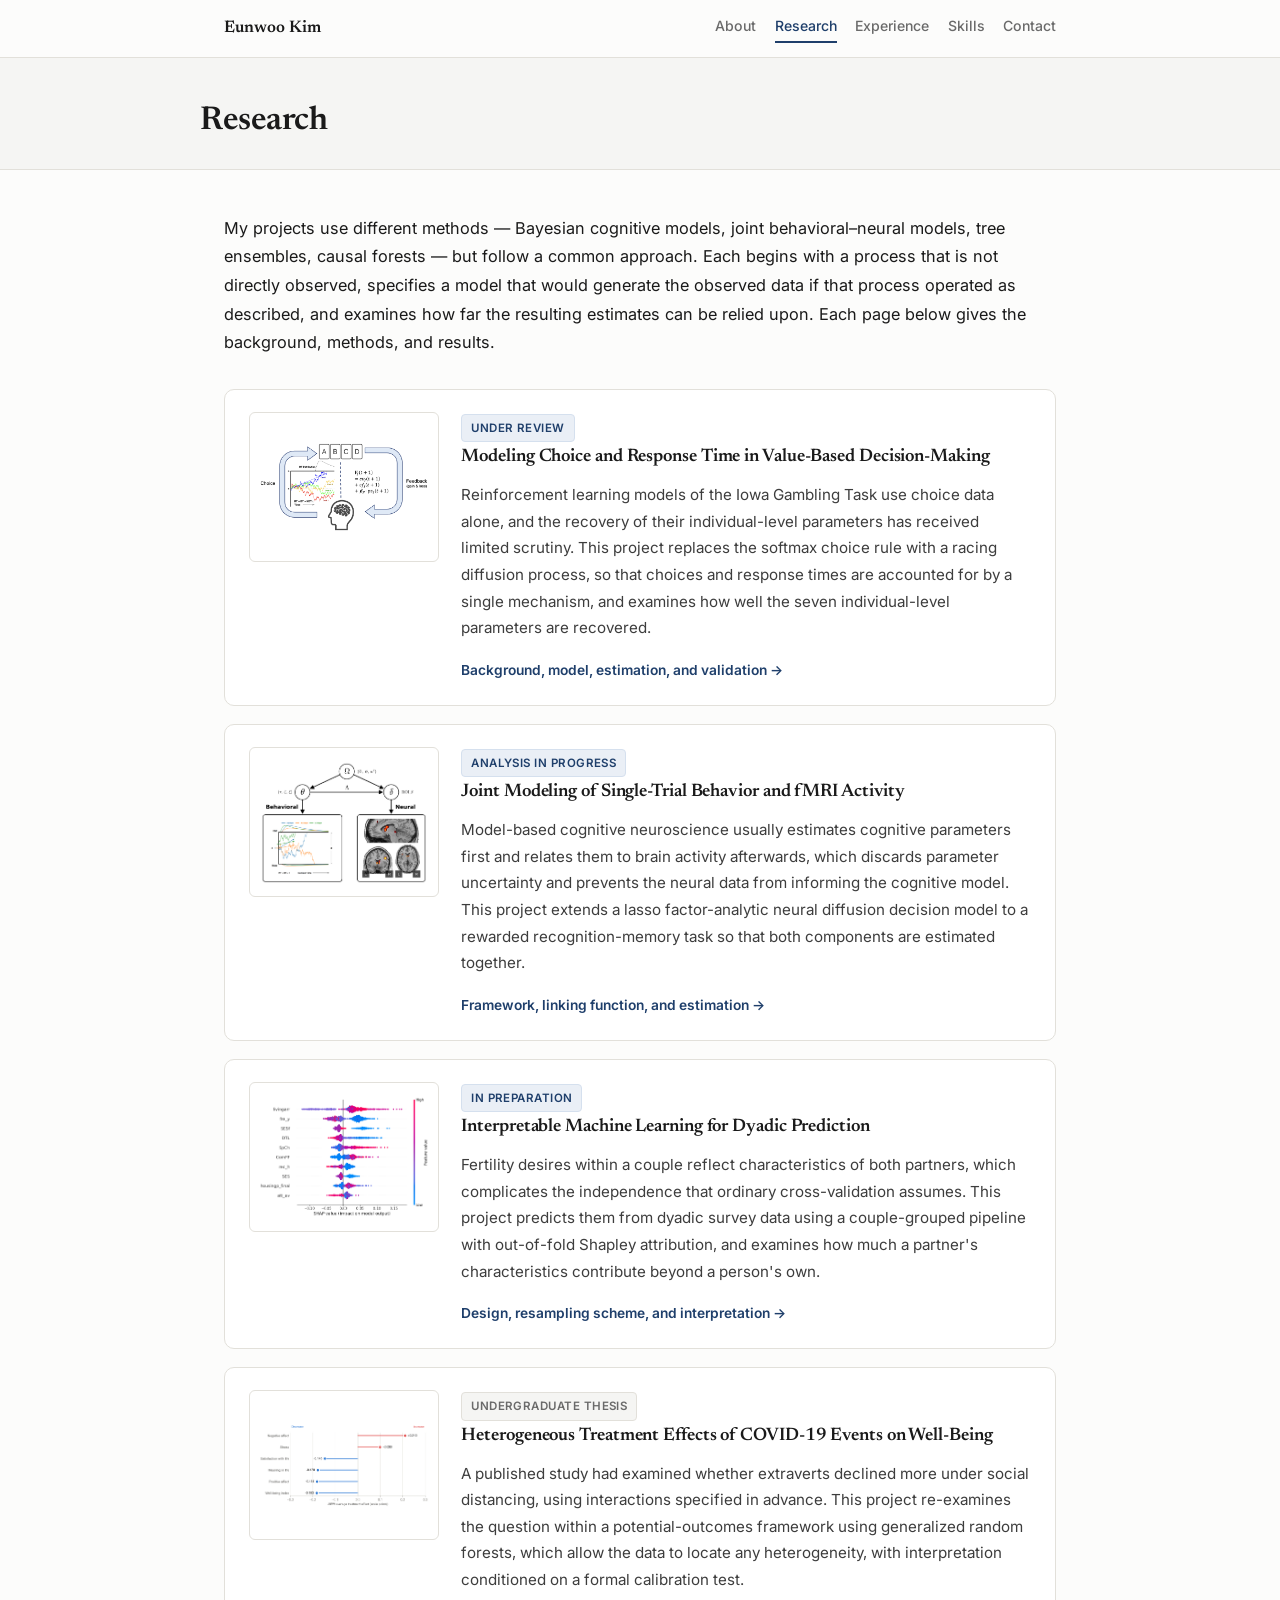
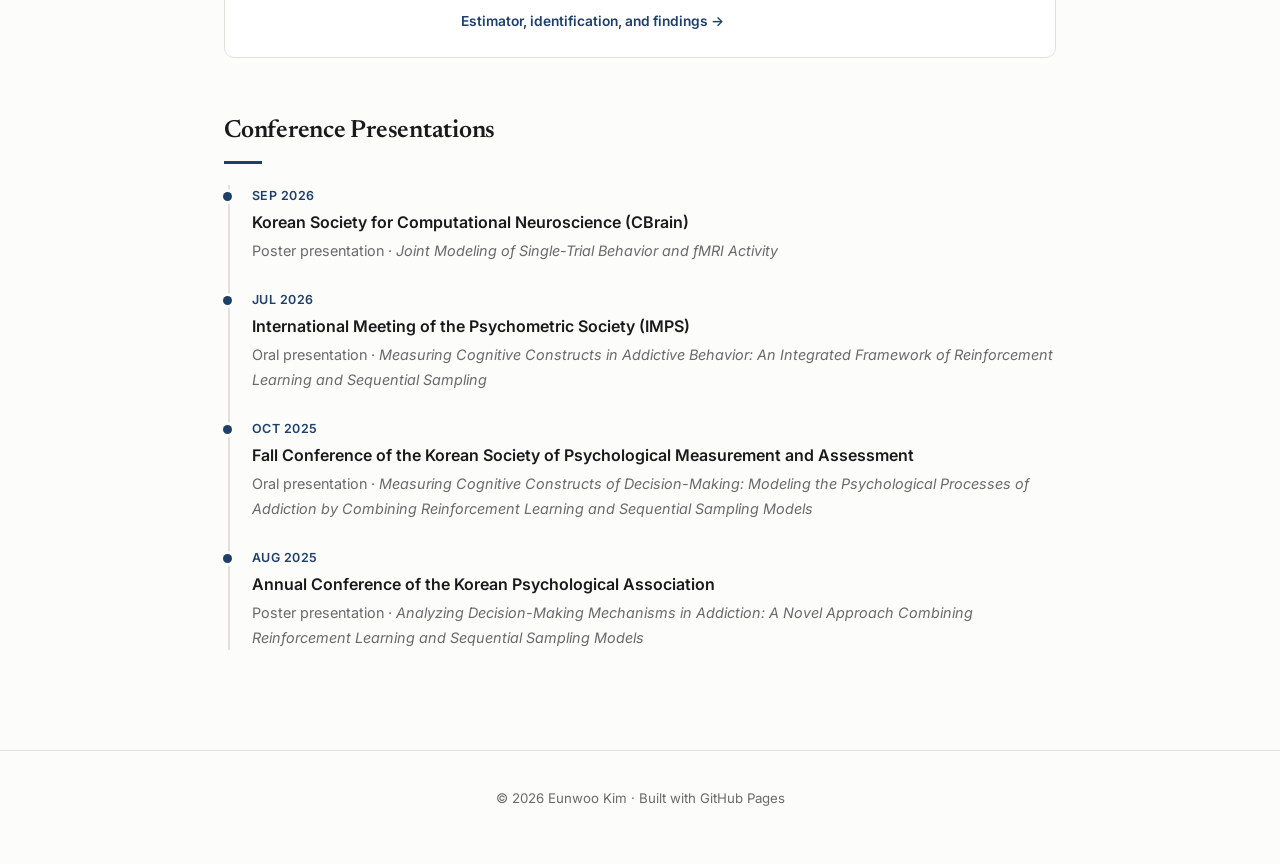
<file: research.html>
<!DOCTYPE html>
<html lang="en">
<head>
<meta charset="UTF-8">
<meta name="viewport" content="width=device-width, initial-scale=1.0">
<title>Research &middot; Eunwoo Kim</title>
<meta name="description" content="Research projects by Eunwoo Kim: reinforcement learning sequential sampling models, joint behavioral–neural modeling, interpretable machine learning, and causal forests.">
<link rel="preconnect" href="https://fonts.googleapis.com">
<link rel="preconnect" href="https://fonts.gstatic.com" crossorigin>
<link href="https://fonts.googleapis.com/css2?family=Newsreader:ital,wght@0,400;0,500;0,600;1,400&family=Inter:wght@400;500;600&display=swap" rel="stylesheet">
<link rel="stylesheet" href="style.css?v=13">
</head>
<body>

<div class="topbar">
  <div class="topbar-inner">
    <a class="brand" href="index.html">Eunwoo Kim</a>
    <nav>
      <a href="index.html">About</a>
      <a href="research.html" class="active">Research</a>
      <a href="experience.html">Experience</a>
      <a href="skills.html">Skills</a>
      <a href="contact.html">Contact</a>
    </nav>
  </div>
</div>

<header class="page-header">
  <div class="page-header-inner">
    <h1>Research</h1>
  </div>
</header>

<main class="wide">

  <section id="overview">
    <p class="section-intro">
      My projects use different methods &mdash; Bayesian cognitive models, joint
      behavioral&ndash;neural models, tree ensembles, causal forests &mdash; but follow a common
      approach. Each begins with a process that is not directly observed, specifies a model that
      would generate the observed data if that process operated as described, and examines how far
      the resulting estimates can be relied upon. Each page below gives the background, methods, and
      results.
    </p>

    <a class="project-card" href="research-rlssm.html">
      <div class="card-thumb">
        <img src="assets/research/rlssm-schematic.png" alt="Schematic of the reinforcement learning sequential sampling model.">
      </div>
      <div class="card-body">
        <span class="badge">Under review</span>
        <h3>Modeling Choice and Response Time in Value-Based Decision-Making</h3>
        <p>
          Reinforcement learning models of the Iowa Gambling Task use choice data alone, and the
          recovery of their individual-level parameters has received limited scrutiny. This project
          replaces the softmax choice rule with a racing diffusion process, so that choices and
          response times are accounted for by a single mechanism, and examines how well the seven
          individual-level parameters are recovered.
        </p>
        <span class="card-more">Background, model, estimation, and validation &rarr;</span>
      </div>
    </a>

    <a class="project-card" href="research-jointmodel.html">
      <div class="card-thumb">
        <img src="assets/research/joint-framework.png" alt="Schematic of the joint modeling framework linking a behavioral and a neural submodel.">
      </div>
      <div class="card-body">
        <span class="badge">Analysis in progress</span>
        <h3>Joint Modeling of Single-Trial Behavior and fMRI Activity</h3>
        <p>
          Model-based cognitive neuroscience usually estimates cognitive parameters first and relates
          them to brain activity afterwards, which discards parameter uncertainty and prevents the
          neural data from informing the cognitive model. This project extends a lasso
          factor-analytic neural diffusion decision model to a rewarded recognition-memory task so
          that both components are estimated together.
        </p>
        <span class="card-more">Framework, linking function, and estimation &rarr;</span>
      </div>
    </a>

    <a class="project-card" href="research-fertility.html">
      <div class="card-thumb">
        <img src="assets/research/fert-actor-beeswarm.png" alt="SHAP beeswarm plot of the most influential predictors.">
      </div>
      <div class="card-body">
        <span class="badge">In preparation</span>
        <h3>Interpretable Machine Learning for Dyadic Prediction</h3>
        <p>
          Fertility desires within a couple reflect characteristics of both partners, which
          complicates the independence that ordinary cross-validation assumes. This project predicts
          them from dyadic survey data using a couple-grouped pipeline with out-of-fold Shapley
          attribution, and examines how much a partner's characteristics contribute beyond a
          person's own.
        </p>
        <span class="card-more">Design, resampling scheme, and interpretation &rarr;</span>
      </div>
    </a>

    <a class="project-card" href="research-grf.html">
      <div class="card-thumb">
        <img src="assets/research/grf-ate.png" alt="Chart of average treatment effects on six well-being outcomes.">
      </div>
      <div class="card-body">
        <span class="badge neutral">Undergraduate thesis</span>
        <h3>Heterogeneous Treatment Effects of COVID-19 Events on Well-Being</h3>
        <p>
          A published study had examined whether extraverts declined more under social distancing,
          using interactions specified in advance. This project re-examines the question within a
          potential-outcomes framework using generalized random forests, which allow the data to
          locate any heterogeneity, with interpretation conditioned on a formal calibration test.
        </p>
        <span class="card-more">Estimator, identification, and findings &rarr;</span>
      </div>
    </a>
  </section>

  <section id="presentations">
    <h2>Conference Presentations</h2>
    <div class="timeline">
      <div class="timeline-item">
        <span class="timeline-date">Sep 2026</span>
        <span class="timeline-text">
          <span class="timeline-role">Korean Society for Computational Neuroscience (CBrain)</span>
          <span class="timeline-meta">Poster presentation &middot; <em>Joint Modeling of Single-Trial
            Behavior and fMRI Activity</em></span>
        </span>
      </div>
      <div class="timeline-item">
        <span class="timeline-date">Jul 2026</span>
        <span class="timeline-text">
          <span class="timeline-role">International Meeting of the Psychometric Society (IMPS)</span>
          <span class="timeline-meta">Oral presentation &middot; <em>Measuring Cognitive Constructs in Addictive Behavior: An Integrated Framework of Reinforcement Learning and Sequential Sampling</em></span>
        </span>
      </div>
      <div class="timeline-item">
        <span class="timeline-date">Oct 2025</span>
        <span class="timeline-text">
          <span class="timeline-role">Fall Conference of the Korean Society of Psychological Measurement and Assessment</span>
          <span class="timeline-meta">Oral presentation &middot; <em>Measuring Cognitive Constructs of Decision-Making: Modeling the Psychological Processes of Addiction by Combining Reinforcement Learning and Sequential Sampling Models</em></span>
        </span>
      </div>
      <div class="timeline-item">
        <span class="timeline-date">Aug 2025</span>
        <span class="timeline-text">
          <span class="timeline-role">Annual Conference of the Korean Psychological Association</span>
          <span class="timeline-meta">Poster presentation &middot; <em>Analyzing Decision-Making Mechanisms in Addiction: A Novel Approach Combining Reinforcement Learning and Sequential Sampling Models</em></span>
        </span>
      </div>
    </div>
  </section>

</main>

<footer>
  <p>&copy; 2026 Eunwoo Kim &middot; Built with GitHub Pages</p>
</footer>

</body>
</html>
</file>
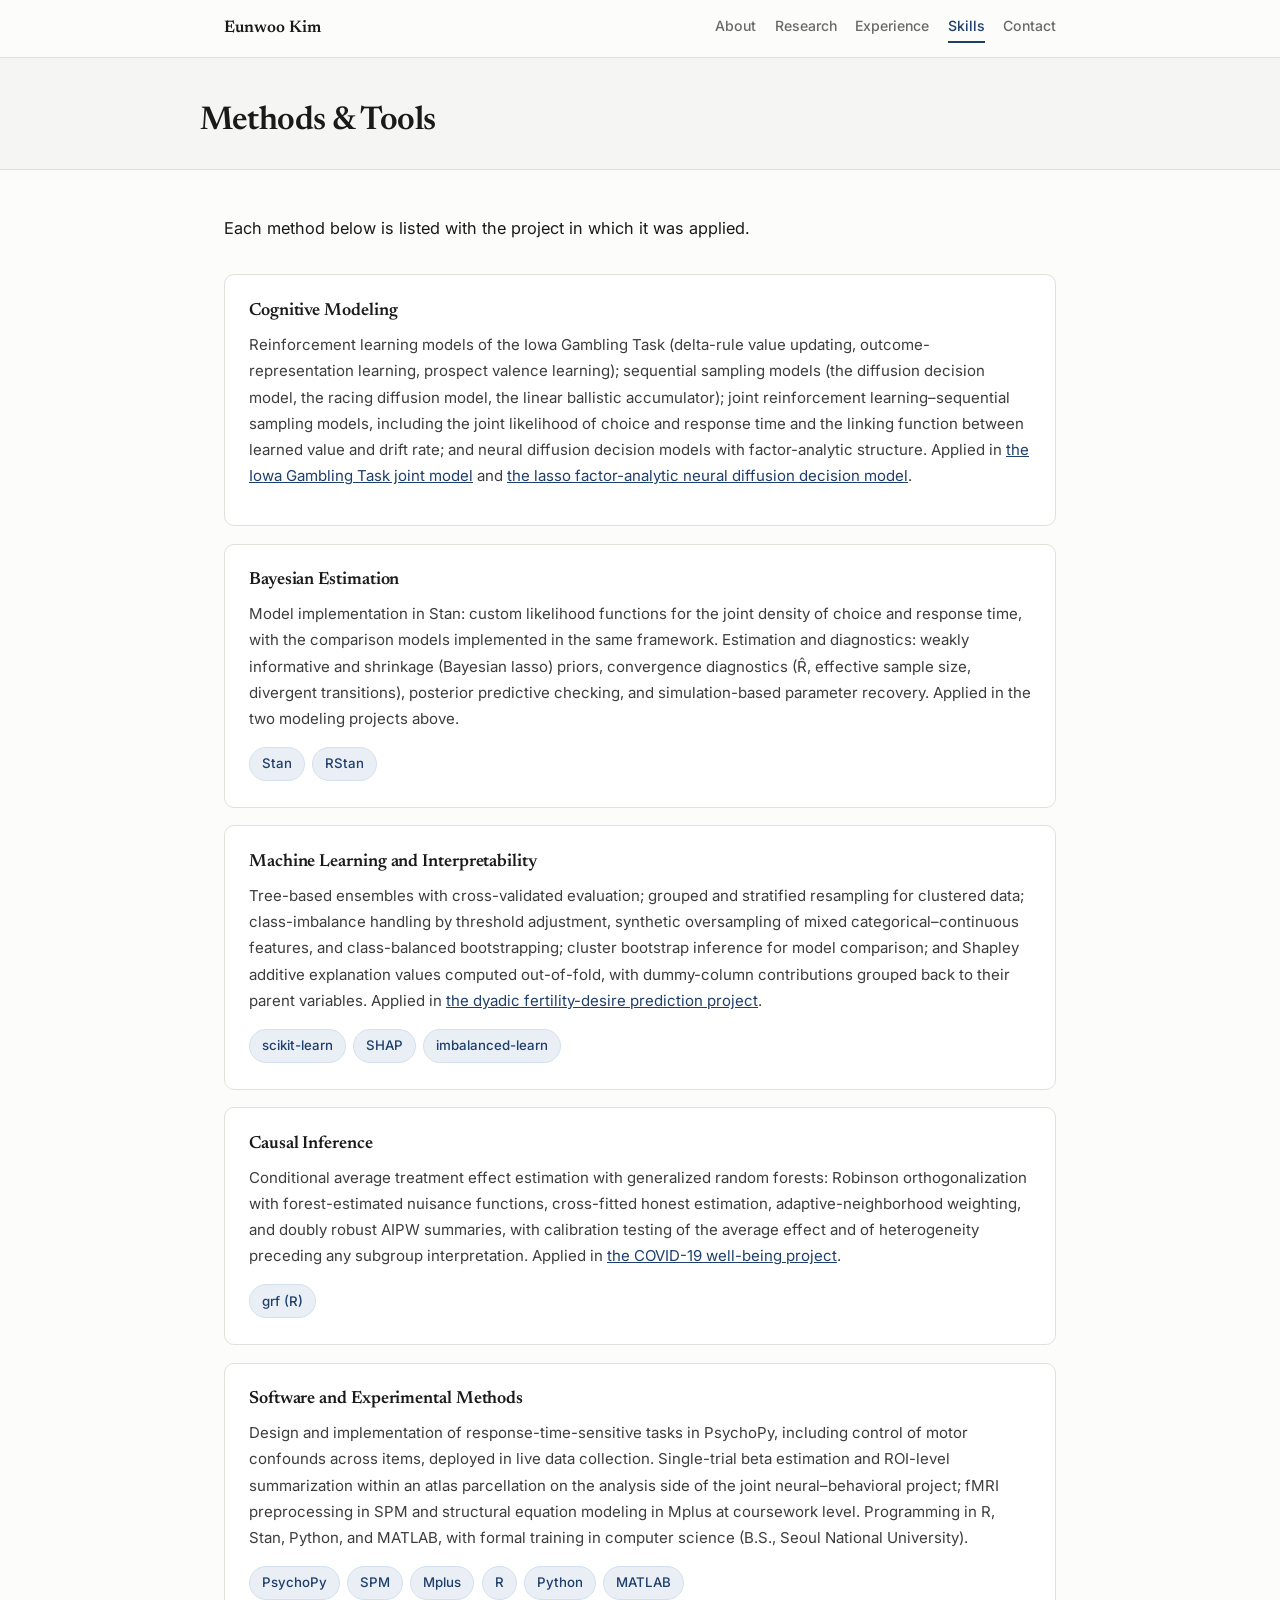
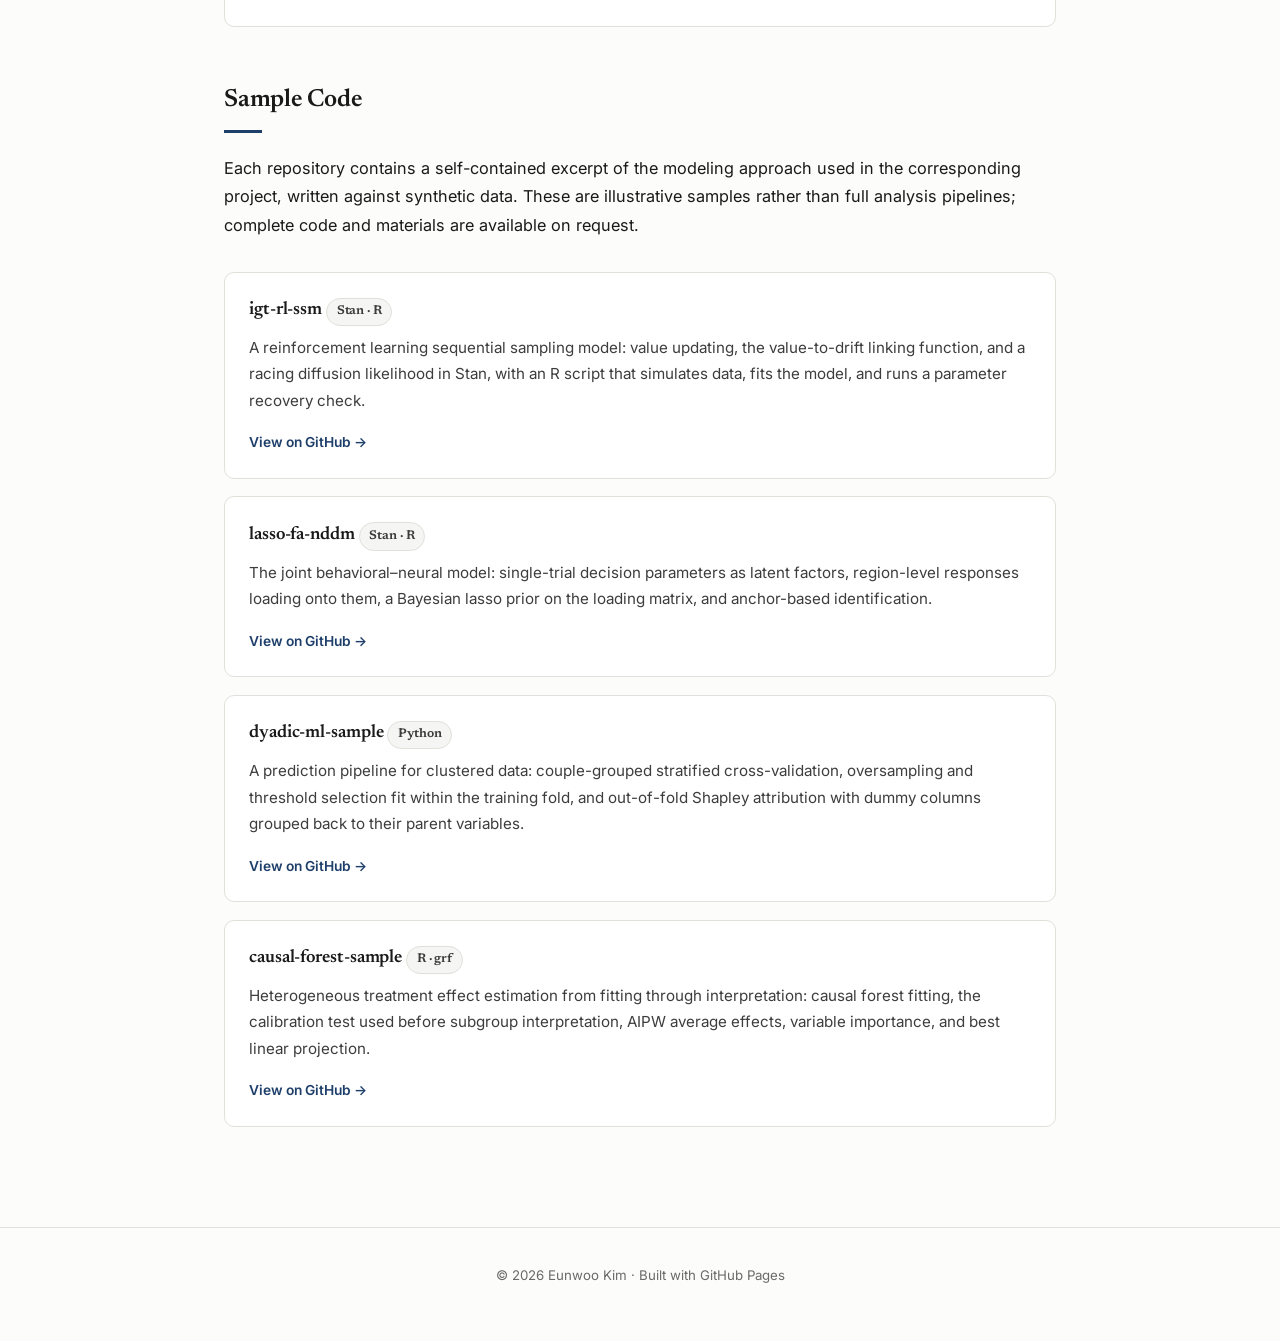
<file: skills.html>
<!DOCTYPE html>
<html lang="en">
<head>
<meta charset="UTF-8">
<meta name="viewport" content="width=device-width, initial-scale=1.0">
<title>Methods &amp; Tools &middot; Eunwoo Kim</title>
<meta name="description" content="Computational and statistical methods used by Eunwoo Kim: Bayesian cognitive modeling in Stan, joint neural–behavioral models, interpretable machine learning, and causal forests, with sample code.">
<link rel="preconnect" href="https://fonts.googleapis.com">
<link rel="preconnect" href="https://fonts.gstatic.com" crossorigin>
<link href="https://fonts.googleapis.com/css2?family=Newsreader:ital,wght@0,400;0,500;0,600;1,400&family=Inter:wght@400;500;600&display=swap" rel="stylesheet">
<link rel="stylesheet" href="style.css?v=13">
</head>
<body>

<div class="topbar">
  <div class="topbar-inner">
    <a class="brand" href="index.html">Eunwoo Kim</a>
    <nav>
      <a href="index.html">About</a>
      <a href="research.html">Research</a>
      <a href="experience.html">Experience</a>
      <a href="skills.html" class="active">Skills</a>
      <a href="contact.html">Contact</a>
    </nav>
  </div>
</div>

<header class="page-header">
  <div class="page-header-inner">
    <h1>Methods &amp; Tools</h1>
  </div>
</header>

<main class="wide">

  <section id="methods">
    <p class="section-intro">
      Each method below is listed with the project in which it was applied.
    </p>

    <div class="skill-group">
      <h3>Cognitive Modeling</h3>
      <p class="skill-detail">
        Reinforcement learning models of the Iowa Gambling Task (delta-rule value updating,
        outcome-representation learning, prospect valence learning); sequential sampling models (the
        diffusion decision model, the racing diffusion model, the linear ballistic accumulator);
        joint reinforcement learning&ndash;sequential sampling models, including the joint likelihood
        of choice and response time and the linking function between learned value and drift rate;
        and neural diffusion decision models with factor-analytic structure. Applied in
        <a href="research-rlssm.html">the Iowa Gambling Task joint model</a> and
        <a href="research-jointmodel.html">the lasso factor-analytic neural diffusion decision
        model</a>.
      </p>
    </div>

    <div class="skill-group">
      <h3>Bayesian Estimation</h3>
      <p class="skill-detail">
        Model implementation in Stan: custom likelihood functions for the joint density of choice
        and response time, with the comparison models implemented in the same framework. Estimation
        and diagnostics: weakly informative and shrinkage (Bayesian lasso) priors, convergence
        diagnostics (R&#770;, effective sample size, divergent transitions), posterior predictive
        checking, and simulation-based parameter recovery. Applied in the two modeling projects
        above.
      </p>
      <div class="skill-tags">
        <a href="https://mc-stan.org/" target="_blank" rel="noopener">Stan</a>
        <a href="https://mc-stan.org/rstan/" target="_blank" rel="noopener">RStan</a>
      </div>
    </div>

    <div class="skill-group">
      <h3>Machine Learning and Interpretability</h3>
      <p class="skill-detail">
        Tree-based ensembles with cross-validated evaluation; grouped and stratified resampling for
        clustered data; class-imbalance handling by threshold adjustment, synthetic oversampling of
        mixed categorical&ndash;continuous features, and class-balanced bootstrapping; cluster
        bootstrap inference for model comparison; and Shapley additive explanation values computed
        out-of-fold, with dummy-column contributions grouped back to their parent variables. Applied
        in <a href="research-fertility.html">the dyadic fertility-desire prediction project</a>.
      </p>
      <div class="skill-tags">
        <a href="https://scikit-learn.org/" target="_blank" rel="noopener">scikit-learn</a>
        <a href="https://shap.readthedocs.io/" target="_blank" rel="noopener">SHAP</a>
        <a href="https://imbalanced-learn.org/" target="_blank" rel="noopener">imbalanced-learn</a>
      </div>
    </div>

    <div class="skill-group">
      <h3>Causal Inference</h3>
      <p class="skill-detail">
        Conditional average treatment effect estimation with generalized random forests: Robinson
        orthogonalization with forest-estimated nuisance functions, cross-fitted honest estimation,
        adaptive-neighborhood weighting, and doubly robust AIPW summaries, with calibration testing
        of the average effect and of heterogeneity preceding any subgroup interpretation. Applied in
        <a href="research-grf.html">the COVID-19 well-being project</a>.
      </p>
      <div class="skill-tags">
        <a href="https://grf-labs.github.io/grf/" target="_blank" rel="noopener">grf (R)</a>
      </div>
    </div>

    <div class="skill-group">
      <h3>Software and Experimental Methods</h3>
      <p class="skill-detail">
        Design and implementation of response-time-sensitive tasks in PsychoPy, including control of
        motor confounds across items, deployed in live data collection. Single-trial beta estimation
        and ROI-level summarization within an atlas parcellation on the analysis side of the joint
        neural&ndash;behavioral project; fMRI preprocessing in SPM and structural equation modeling in
        Mplus at coursework level. Programming in R, Stan, Python, and MATLAB, with formal training
        in computer science (B.S., Seoul National University).
      </p>
      <div class="skill-tags">
        <a href="https://www.psychopy.org/" target="_blank" rel="noopener">PsychoPy</a>
        <a href="https://www.fil.ion.ucl.ac.uk/spm/" target="_blank" rel="noopener">SPM</a>
        <a href="https://www.statmodel.com/" target="_blank" rel="noopener">Mplus</a>
        <a href="https://www.r-project.org/" target="_blank" rel="noopener">R</a>
        <a href="https://www.python.org/" target="_blank" rel="noopener">Python</a>
        <a href="https://www.mathworks.com/products/matlab.html" target="_blank" rel="noopener">MATLAB</a>
      </div>
    </div>
  </section>

  <section id="code">
    <h2>Sample Code</h2>
    <p class="section-intro">
      Each repository contains a self-contained excerpt of the modeling approach used in the
      corresponding project, written against synthetic data. These are illustrative samples rather
      than full analysis pipelines; complete code and materials are available on request.
    </p>

    <a class="project-card" href="https://github.com/nunu0112/igt-rl-ssm" target="_blank" rel="noopener">
      <div class="card-body">
        <h3>igt-rl-ssm <span class="tag">Stan &middot; R</span></h3>
        <p>
          A reinforcement learning sequential sampling model: value updating, the value-to-drift
          linking function, and a racing diffusion likelihood in Stan, with an R script that
          simulates data, fits the model, and runs a parameter recovery check.
        </p>
        <span class="card-more">View on GitHub &rarr;</span>
      </div>
    </a>

    <a class="project-card" href="https://github.com/nunu0112/lasso-fa-nddm" target="_blank" rel="noopener">
      <div class="card-body">
        <h3>lasso-fa-nddm <span class="tag">Stan &middot; R</span></h3>
        <p>
          The joint behavioral&ndash;neural model: single-trial decision parameters as latent factors,
          region-level responses loading onto them, a Bayesian lasso prior on the loading matrix, and
          anchor-based identification.
        </p>
        <span class="card-more">View on GitHub &rarr;</span>
      </div>
    </a>

    <a class="project-card" href="https://github.com/nunu0112/dyadic-ml-sample" target="_blank" rel="noopener">
      <div class="card-body">
        <h3>dyadic-ml-sample <span class="tag">Python</span></h3>
        <p>
          A prediction pipeline for clustered data: couple-grouped stratified cross-validation,
          oversampling and threshold selection fit within the training fold, and out-of-fold Shapley
          attribution with dummy columns grouped back to their parent variables.
        </p>
        <span class="card-more">View on GitHub &rarr;</span>
      </div>
    </a>

    <a class="project-card" href="https://github.com/nunu0112/causal-forest-sample" target="_blank" rel="noopener">
      <div class="card-body">
        <h3>causal-forest-sample <span class="tag">R &middot; grf</span></h3>
        <p>
          Heterogeneous treatment effect estimation from fitting through interpretation: causal
          forest fitting, the calibration test used before subgroup interpretation, AIPW average
          effects, variable importance, and best linear projection.
        </p>
        <span class="card-more">View on GitHub &rarr;</span>
      </div>
    </a>
  </section>

</main>

<footer>
  <p>&copy; 2026 Eunwoo Kim &middot; Built with GitHub Pages</p>
</footer>

</body>
</html>
</file>
<file: style.css>
/* ==========================================================================
   Eunwoo Kim — academic site
   Light theme only: light background, dark text.
   ========================================================================== */

:root {
  --bg: #fcfcfb;
  --bg-alt: #f5f5f3;
  --text: #1a1a1a;
  --text-soft: #3d3d3d;
  --muted: #6a6a6a;
  --accent: #1f3f6b;
  --accent-soft: #eaeff6;
  --card-bg: #ffffff;
  --border: #e2e0da;
  --border-strong: #cfccc4;
  --max-width: 780px;
  --wide-width: 880px;
  --serif: "Newsreader", Georgia, "Apple SD Gothic Neo", serif;
  --sans: "Inter", -apple-system, BlinkMacSystemFont, "Segoe UI", "Apple SD Gothic Neo", "Noto Sans KR", sans-serif;
  --mono: "SFMono-Regular", "SF Mono", Menlo, Consolas, "Liberation Mono", monospace;
}

* { box-sizing: border-box; }

html { color-scheme: light; }

body {
  margin: 0;
  font-family: var(--sans);
  color: var(--text);
  background: var(--bg);
  line-height: 1.75;
  -webkit-font-smoothing: antialiased;
}

a { color: var(--accent); }

/* --------------------------------------------------------------- Top nav */

.topbar {
  position: sticky;
  top: 0;
  z-index: 20;
  background: rgba(252, 252, 251, 0.92);
  backdrop-filter: blur(8px);
  border-bottom: 1px solid var(--border);
}

.topbar-inner {
  max-width: var(--wide-width);
  margin: 0 auto;
  padding: 0.85rem 1.5rem;
  display: flex;
  align-items: center;
  justify-content: space-between;
  gap: 1rem;
}

.brand {
  font-family: var(--serif);
  font-weight: 600;
  font-size: 1.05rem;
  color: var(--text);
  text-decoration: none;
  white-space: nowrap;
}

.topbar nav {
  display: flex;
  flex-wrap: wrap;
  gap: 1.15rem;
}

.topbar nav a {
  color: var(--muted);
  text-decoration: none;
  font-size: 0.88rem;
  font-weight: 500;
  padding-bottom: 2px;
  border-bottom: 2px solid transparent;
}

.topbar nav a:hover { color: var(--accent); }

.topbar nav a.active {
  color: var(--accent);
  border-bottom-color: var(--accent);
}

/* ------------------------------------------------------------------ Hero */

.hero {
  padding: 4rem 1.5rem 2.75rem;
  text-align: center;
  border-bottom: 1px solid var(--border);
  background: var(--bg-alt);
}

.hero-inner {
  max-width: var(--max-width);
  margin: 0 auto;
}

.hero h1 {
  font-family: var(--serif);
  font-weight: 600;
  margin: 0 0 0.5rem;
  font-size: 2.6rem;
  letter-spacing: -0.015em;
  line-height: 1.15;
}

.pronouns {
  font-family: var(--sans);
  font-weight: 400;
  font-size: 1.05rem;
  color: var(--muted);
  letter-spacing: 0;
  white-space: nowrap;
}

.tagline {
  color: var(--text-soft);
  margin: 0 0 0.35rem;
  font-size: 1.08rem;
  font-weight: 500;
}

.tagline-sub {
  color: var(--muted);
  margin: 0 0 1.6rem;
  font-size: 0.92rem;
}

.tagline-sub a { color: var(--muted); text-decoration-color: var(--border-strong); }
.tagline-sub a:hover { color: var(--accent); }

.icon-links {
  list-style: none;
  display: flex;
  justify-content: center;
  flex-wrap: wrap;
  gap: 0.9rem;
  padding: 0;
  margin: 0;
}

.icon-links a {
  display: flex;
  align-items: center;
  justify-content: center;
  width: 40px;
  height: 40px;
  border-radius: 50%;
  background: var(--card-bg);
  border: 1px solid var(--border-strong);
  color: var(--text);
  transition: background 0.15s, color 0.15s, border-color 0.15s;
}

.icon-links a:hover {
  background: var(--accent);
  border-color: var(--accent);
  color: #fff;
}

.icon-links svg { width: 18px; height: 18px; }

/* ----------------------------------------------------------- Page header */

.page-header {
  padding: 2.75rem 1.5rem 1.75rem;
  border-bottom: 1px solid var(--border);
  background: var(--bg-alt);
}

.page-header-inner {
  max-width: var(--wide-width);
  margin: 0 auto;
}

.page-header h1 {
  font-family: var(--serif);
  font-weight: 600;
  font-size: 2.05rem;
  margin: 0;
  letter-spacing: -0.015em;
  line-height: 1.2;
}

.page-header .page-sub {
  color: var(--muted);
  margin: 0.6rem 0 0;
  font-size: 0.95rem;
  max-width: 60ch;
}

.breadcrumb {
  font-size: 0.82rem;
  color: var(--muted);
  margin: 0 0 0.7rem;
}

.breadcrumb a { color: var(--muted); text-decoration: none; }
.breadcrumb a:hover { color: var(--accent); text-decoration: underline; }
.breadcrumb span { margin: 0 0.4rem; color: var(--border-strong); }

/* ------------------------------------------------------------------ Main */

main {
  max-width: var(--max-width);
  margin: 0 auto;
  padding: 2.75rem 1.5rem 1rem;
}

main.wide { max-width: var(--wide-width); }

section { margin-bottom: 3.25rem; }

section h2 {
  font-family: var(--serif);
  font-weight: 600;
  font-size: 1.55rem;
  margin: 0 0 1.3rem;
  color: var(--text);
  letter-spacing: -0.01em;
}

section h2::after {
  content: "";
  display: block;
  width: 38px;
  height: 3px;
  background: var(--accent);
  margin-top: 0.5rem;
}

h3 {
  font-family: var(--serif);
  font-size: 1.22rem;
  font-weight: 600;
  margin: 2rem 0 0.7rem;
  letter-spacing: -0.005em;
}

h4 {
  font-family: var(--sans);
  font-size: 0.95rem;
  font-weight: 600;
  margin: 1.5rem 0 0.5rem;
  color: var(--text);
}

p { margin: 0 0 1.1rem; }

.section-intro {
  color: var(--text);
  margin: 0 0 2rem;
  font-size: 1.02rem;
}

.lead {
  font-size: 1.05rem;
  color: var(--text);
}

/* -------------------------------------------------------------- Timeline */

.timeline {
  border-left: 2px solid var(--border);
  padding-left: 1.35rem;
  margin-left: 0.25rem;
}

.timeline-item {
  position: relative;
  margin-bottom: 1.6rem;
}

.timeline-item::before {
  content: "";
  position: absolute;
  left: -1.8rem;
  top: 0.45rem;
  width: 9px;
  height: 9px;
  border-radius: 50%;
  background: var(--accent);
  box-shadow: 0 0 0 3px var(--bg);
}

.timeline-date {
  display: block;
  font-size: 0.78rem;
  color: var(--accent);
  font-weight: 600;
  letter-spacing: 0.04em;
  text-transform: uppercase;
  margin-bottom: 0.1rem;
}

.timeline-text { display: block; }

.timeline-role {
  font-weight: 600;
  color: var(--text);
}

.timeline-meta {
  display: block;
  color: var(--muted);
  font-size: 0.9rem;
  margin-top: 0.1rem;
}

.timeline-thesis {
  display: block;
  font-size: 0.9rem;
  color: var(--text-soft);
  margin-top: 0.35rem;
  padding-left: 0.8rem;
  border-left: 2px solid var(--border);
}

.timeline-text p {
  margin: 0.5rem 0 0;
  color: var(--text-soft);
  font-size: 0.95rem;
}

.timeline-text ul {
  margin: 0.6rem 0 0;
  padding-left: 1.15rem;
}

.timeline-text li {
  margin-bottom: 0.4rem;
  color: var(--text-soft);
  font-size: 0.95rem;
}

/* ---------------------------------------------------------- Project card */

.project-card {
  display: flex;
  gap: 1.4rem;
  align-items: flex-start;
  background: var(--card-bg);
  border: 1px solid var(--border);
  border-radius: 10px;
  padding: 1.4rem 1.5rem;
  margin-bottom: 1.1rem;
  text-decoration: none;
  color: inherit;
  transition: border-color 0.15s, box-shadow 0.15s, transform 0.15s;
}

.project-card .card-body { flex: 1; min-width: 0; }

.card-thumb {
  flex: 0 0 190px;
  height: 150px;
  border: 1px solid var(--border);
  border-radius: 6px;
  background: #fff;
  display: flex;
  align-items: center;
  justify-content: center;
  padding: 0.5rem;
  overflow: hidden;
}

.card-thumb img {
  max-width: 100%;
  max-height: 100%;
  width: auto;
  height: auto;
  object-fit: contain;
}

.project-card:hover {
  border-color: var(--accent);
  box-shadow: 0 4px 18px rgba(31, 63, 107, 0.08);
  transform: translateY(-1px);
}

.project-card h3 {
  font-size: 1.14rem;
  margin: 0 0 0.5rem;
  color: var(--text);
}

.project-card p {
  margin: 0 0 0.8rem;
  color: var(--text-soft);
  font-size: 0.95rem;
}

.project-card .card-more {
  font-size: 0.86rem;
  font-weight: 600;
  color: var(--accent);
}

.card-tags {
  display: flex;
  flex-wrap: wrap;
  gap: 0.4rem;
  margin: 0 0 0.75rem;
}

/* ---------------------------------------------------------------- Badges */

.badge {
  display: inline-block;
  font-size: 0.72rem;
  font-weight: 600;
  letter-spacing: 0.04em;
  text-transform: uppercase;
  padding: 0.2rem 0.55rem;
  border-radius: 4px;
  background: var(--accent-soft);
  color: var(--accent);
  border: 1px solid #d5e0ee;
  white-space: nowrap;
}

.badge.neutral {
  background: var(--bg-alt);
  color: var(--muted);
  border-color: var(--border);
}

.tag {
  display: inline-block;
  font-size: 0.78rem;
  padding: 0.15rem 0.6rem;
  border-radius: 999px;
  background: var(--bg-alt);
  color: var(--text-soft);
  border: 1px solid var(--border);
}

/* -------------------------------------------------------------- Abstract */

.abstract {
  background: var(--card-bg);
  border: 1px solid var(--border-strong);
  border-left: 4px solid var(--accent);
  border-radius: 0 8px 8px 0;
  padding: 1.4rem 1.6rem;
  margin: 0 0 2rem;
}

.abstract h2 {
  font-family: var(--sans);
  font-size: 0.76rem;
  font-weight: 600;
  letter-spacing: 0.1em;
  text-transform: uppercase;
  color: var(--accent);
  margin: 0 0 0.7rem;
}

.abstract h2::after { display: none; }

.abstract p {
  margin: 0;
  font-size: 1rem;
  line-height: 1.7;
  color: var(--text);
}

/* --------------------------------------------------------- Study meta bar */

.study-meta {
  display: flex;
  flex-wrap: wrap;
  gap: 0.5rem 1.2rem;
  align-items: center;
  padding: 0.9rem 1.1rem;
  background: var(--bg-alt);
  border: 1px solid var(--border);
  border-radius: 8px;
  margin: 0 0 2rem;
  font-size: 0.88rem;
  color: var(--text-soft);
}

.study-meta .meta-label {
  font-weight: 600;
  color: var(--muted);
  font-size: 0.76rem;
  letter-spacing: 0.04em;
  text-transform: uppercase;
  margin-right: 0.3rem;
}

.study-meta > div { display: flex; align-items: baseline; gap: 0.2rem; }

/* ------------------------------------------------------- Method callouts */

.method-list {
  list-style: none;
  padding: 0;
  margin: 0 0 1.4rem;
  border-top: 1px solid var(--border);
}

.method-list li {
  padding: 0.85rem 0;
  border-bottom: 1px solid var(--border);
  font-size: 0.95rem;
  color: var(--text-soft);
}

.method-list .m-label {
  display: block;
  font-weight: 600;
  color: var(--text);
  font-size: 0.92rem;
  margin-bottom: 0.15rem;
}

.callout {
  background: var(--accent-soft);
  border-left: 3px solid var(--accent);
  border-radius: 0 6px 6px 0;
  padding: 1rem 1.2rem;
  margin: 0 0 1.5rem;
  font-size: 0.94rem;
  color: var(--text-soft);
}

.callout strong { color: var(--text); }

/* --------------------------------------------------------------- Figures */

.research-figure {
  margin: 1.5rem 0 1.8rem;
  padding: 1rem;
  background: #ffffff;
  border: 1px solid var(--border);
  border-radius: 8px;
  text-align: center;
}

.research-figure img {
  display: block;
  margin: 0 auto;
  max-width: 100%;
  max-height: 380px;
  width: auto;
  height: auto;
  border-radius: 4px;
}

.research-figure figcaption {
  margin-top: 0.8rem;
  font-size: 0.83rem;
  color: var(--muted);
  line-height: 1.55;
  text-align: left;
}

.research-figure figcaption .fig-label {
  font-weight: 600;
  color: var(--text);
}

.research-figure figcaption .fig-source {
  display: block;
  margin-top: 0.45rem;
  font-size: 0.78rem;
  color: var(--muted);
}

.research-figure figcaption .fig-source a {
  color: var(--muted);
  text-decoration-color: var(--border-strong);
  overflow-wrap: anywhere;
}

.research-figure figcaption .fig-source a:hover { color: var(--accent); }

/* ------------------------------------------------------------ Code blocks */

.code-block {
  background: #1e2530;
  border-radius: 8px;
  padding: 1rem 1.1rem;
  margin: 0 0 1.2rem;
  overflow-x: auto;
}

.code-block pre {
  margin: 0;
  font-family: var(--mono);
  font-size: 0.8rem;
  line-height: 1.6;
  color: #e3e8ef;
  white-space: pre;
}

.code-caption {
  font-size: 0.83rem;
  color: var(--muted);
  margin: -0.6rem 0 1.5rem;
}

code {
  font-family: var(--mono);
  font-size: 0.86em;
  background: var(--bg-alt);
  padding: 0.1rem 0.32rem;
  border-radius: 3px;
  border: 1px solid var(--border);
}

/* ------------------------------------------------------------ Link lists */

.link-row {
  display: flex;
  flex-wrap: wrap;
  gap: 0.6rem;
  margin: 0 0 1.5rem;
}

.btn-link {
  display: inline-flex;
  align-items: center;
  gap: 0.4rem;
  font-size: 0.86rem;
  font-weight: 500;
  text-decoration: none;
  color: var(--accent);
  background: var(--card-bg);
  border: 1px solid var(--border-strong);
  border-radius: 6px;
  padding: 0.4rem 0.85rem;
  transition: background 0.15s, border-color 0.15s, color 0.15s;
}

.btn-link:hover {
  background: var(--accent);
  border-color: var(--accent);
  color: #fff;
}

.btn-link svg { width: 15px; height: 15px; }

.plain-list { padding-left: 1.2rem; }
.plain-list li { margin-bottom: 0.55rem; }

/* ------------------------------------------------------------- Skill sets */

.skill-group {
  border: 1px solid var(--border);
  border-radius: 10px;
  padding: 1.3rem 1.5rem;
  margin-bottom: 1.1rem;
  background: var(--card-bg);
}

.skill-group h3 {
  margin: 0 0 0.3rem;
  font-size: 1.1rem;
}

.skill-group .skill-detail {
  font-size: 0.94rem;
  color: var(--text-soft);
  margin: 0 0 0.9rem;
}

.skill-group .applied {
  font-size: 0.85rem;
  color: var(--muted);
  margin: 0.8rem 0 0;
  padding-top: 0.8rem;
  border-top: 1px dashed var(--border);
}

.skill-tags {
  display: flex;
  flex-wrap: wrap;
  gap: 0.45rem;
  margin-bottom: 0.3rem;
}

.skill-tags a,
.skill-tags span {
  background: var(--accent-soft);
  color: var(--accent);
  padding: 0.28rem 0.75rem;
  border-radius: 999px;
  font-size: 0.83rem;
  font-weight: 500;
  text-decoration: none;
  border: 1px solid #d5e0ee;
}

.skill-tags a:hover { background: var(--accent); color: #fff; }

/* ------------------------------------------------------------- Next/prev */

.page-nav {
  display: flex;
  justify-content: space-between;
  gap: 1rem;
  border-top: 1px solid var(--border);
  padding-top: 1.5rem;
  margin-top: 2.5rem;
  font-size: 0.88rem;
}

.page-nav a { text-decoration: none; font-weight: 500; }
.page-nav a:hover { text-decoration: underline; }

/* ---------------------------------------------------------------- Footer */

footer {
  text-align: center;
  padding: 2.25rem 1rem;
  color: var(--muted);
  font-size: 0.83rem;
  border-top: 1px solid var(--border);
  margin-top: 2rem;
}

footer a { color: var(--muted); }

/* --------------------------------------------------------------- Mobile */

@media (max-width: 640px) {
  .topbar-inner { flex-direction: column; align-items: flex-start; gap: 0.5rem; }
  .topbar nav { gap: 0.9rem; }
  .topbar nav a { font-size: 0.82rem; }
  .hero { padding: 3rem 1.25rem 2.25rem; }
  .hero h1 { font-size: 2.05rem; }
  .pronouns { font-size: 0.95rem; }
  .page-header h1 { font-size: 1.7rem; }
  main { padding: 2rem 1.25rem 1rem; }
  .study-meta { flex-direction: column; align-items: flex-start; gap: 0.35rem; }
  .project-card { flex-direction: column; gap: 1rem; }
  .card-thumb { flex: none; width: 100%; height: 130px; }
}
</file>
